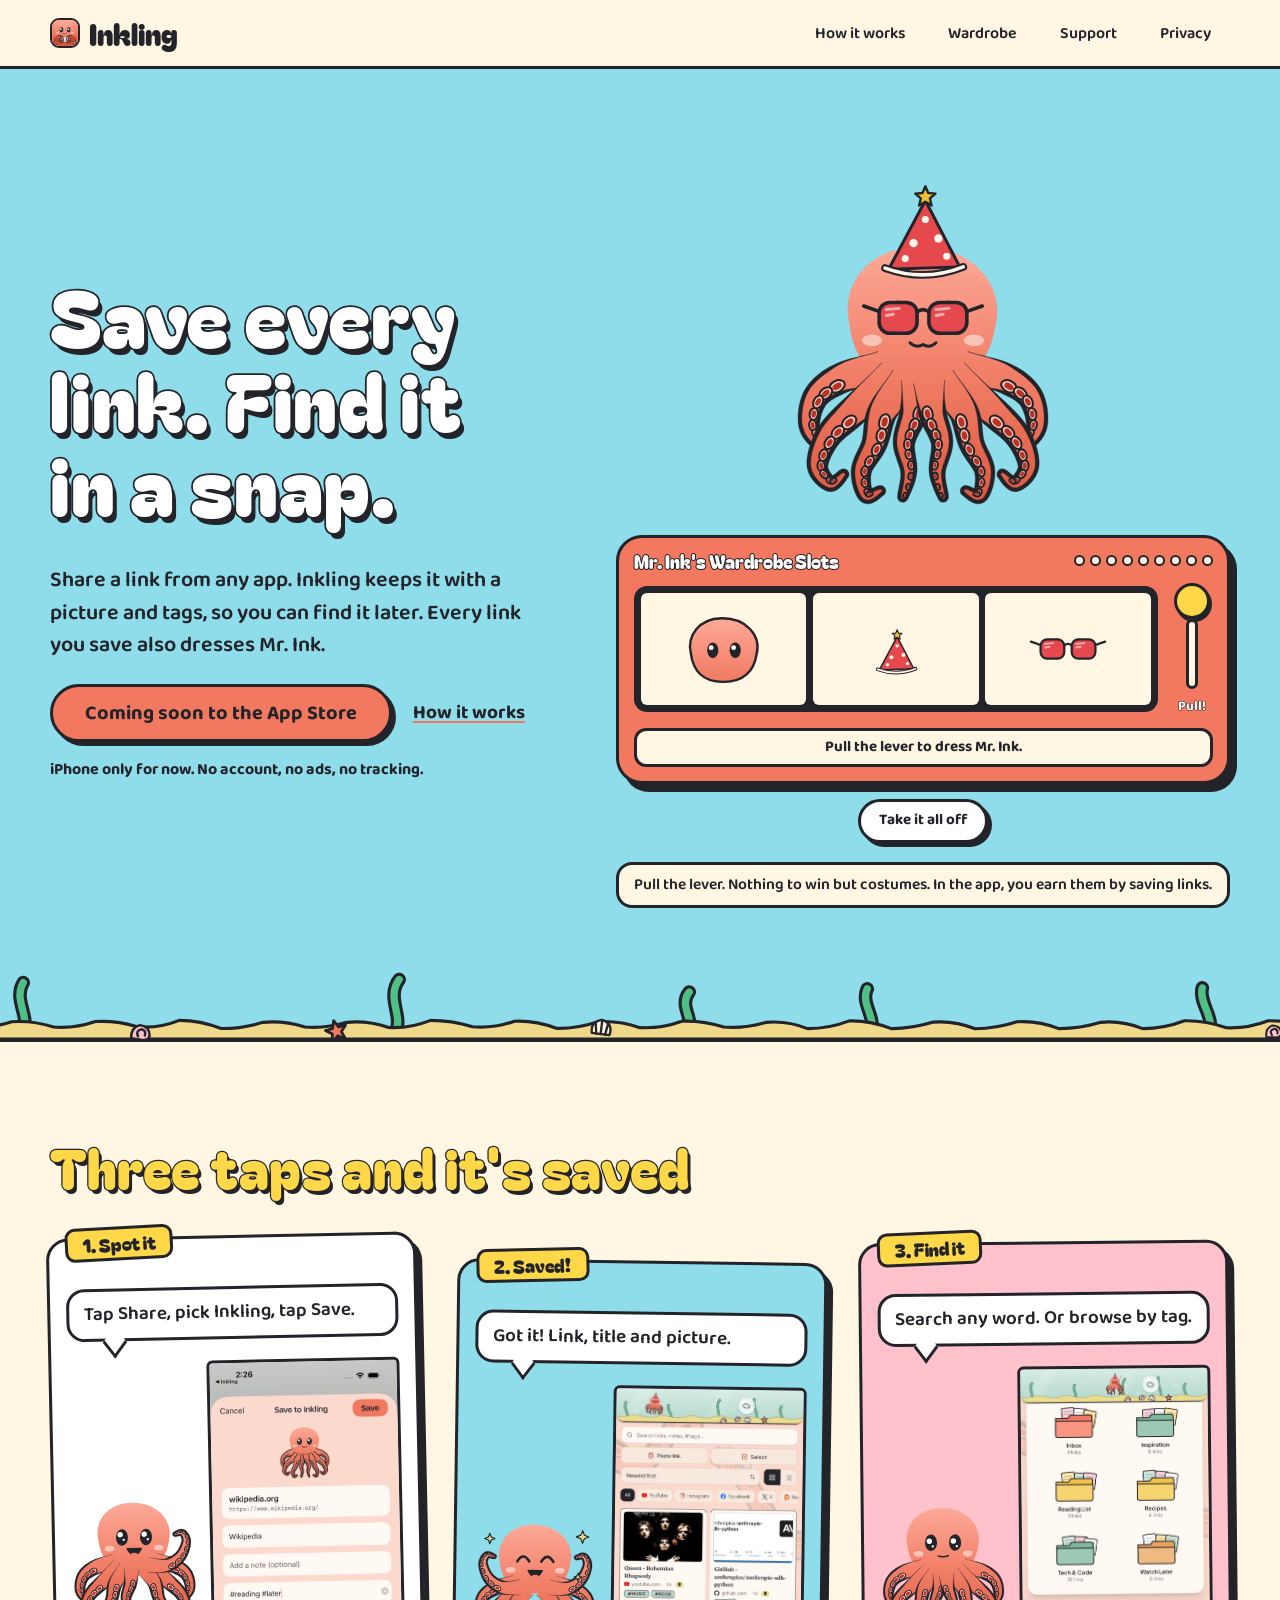
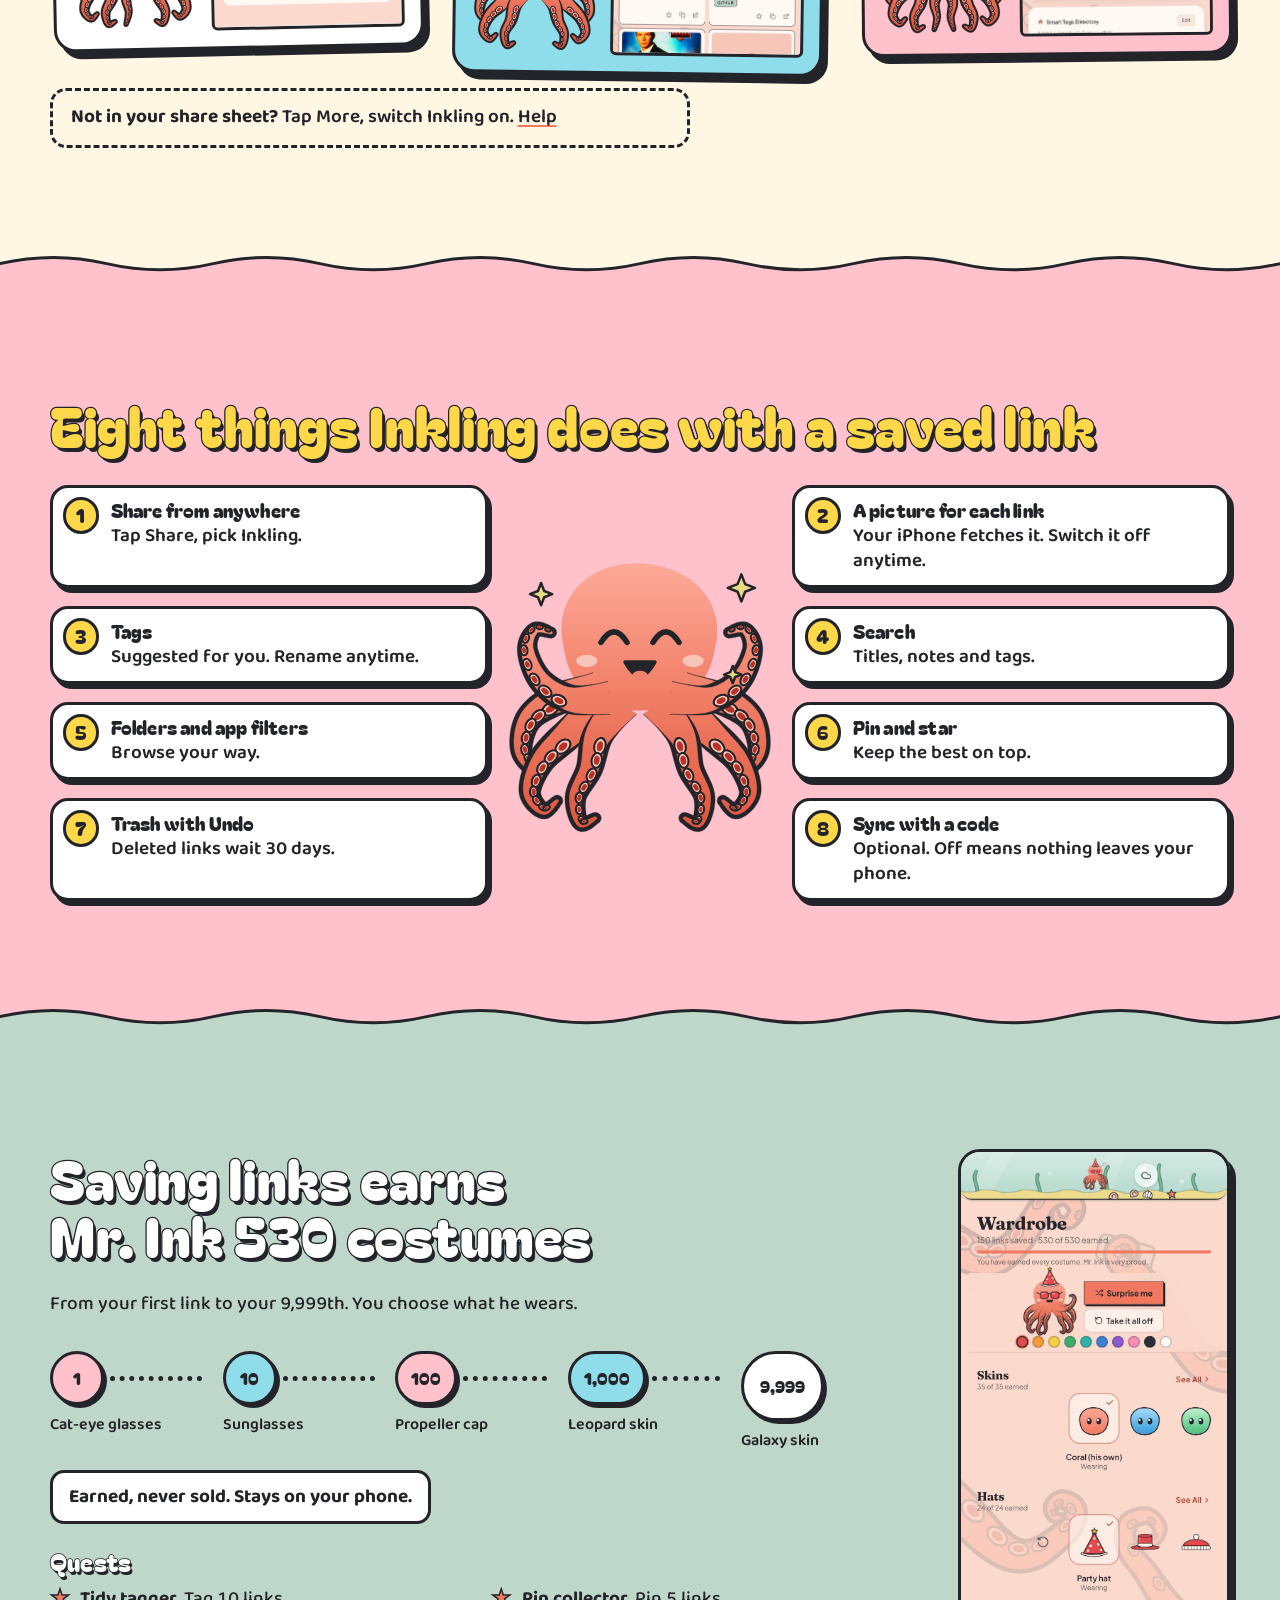
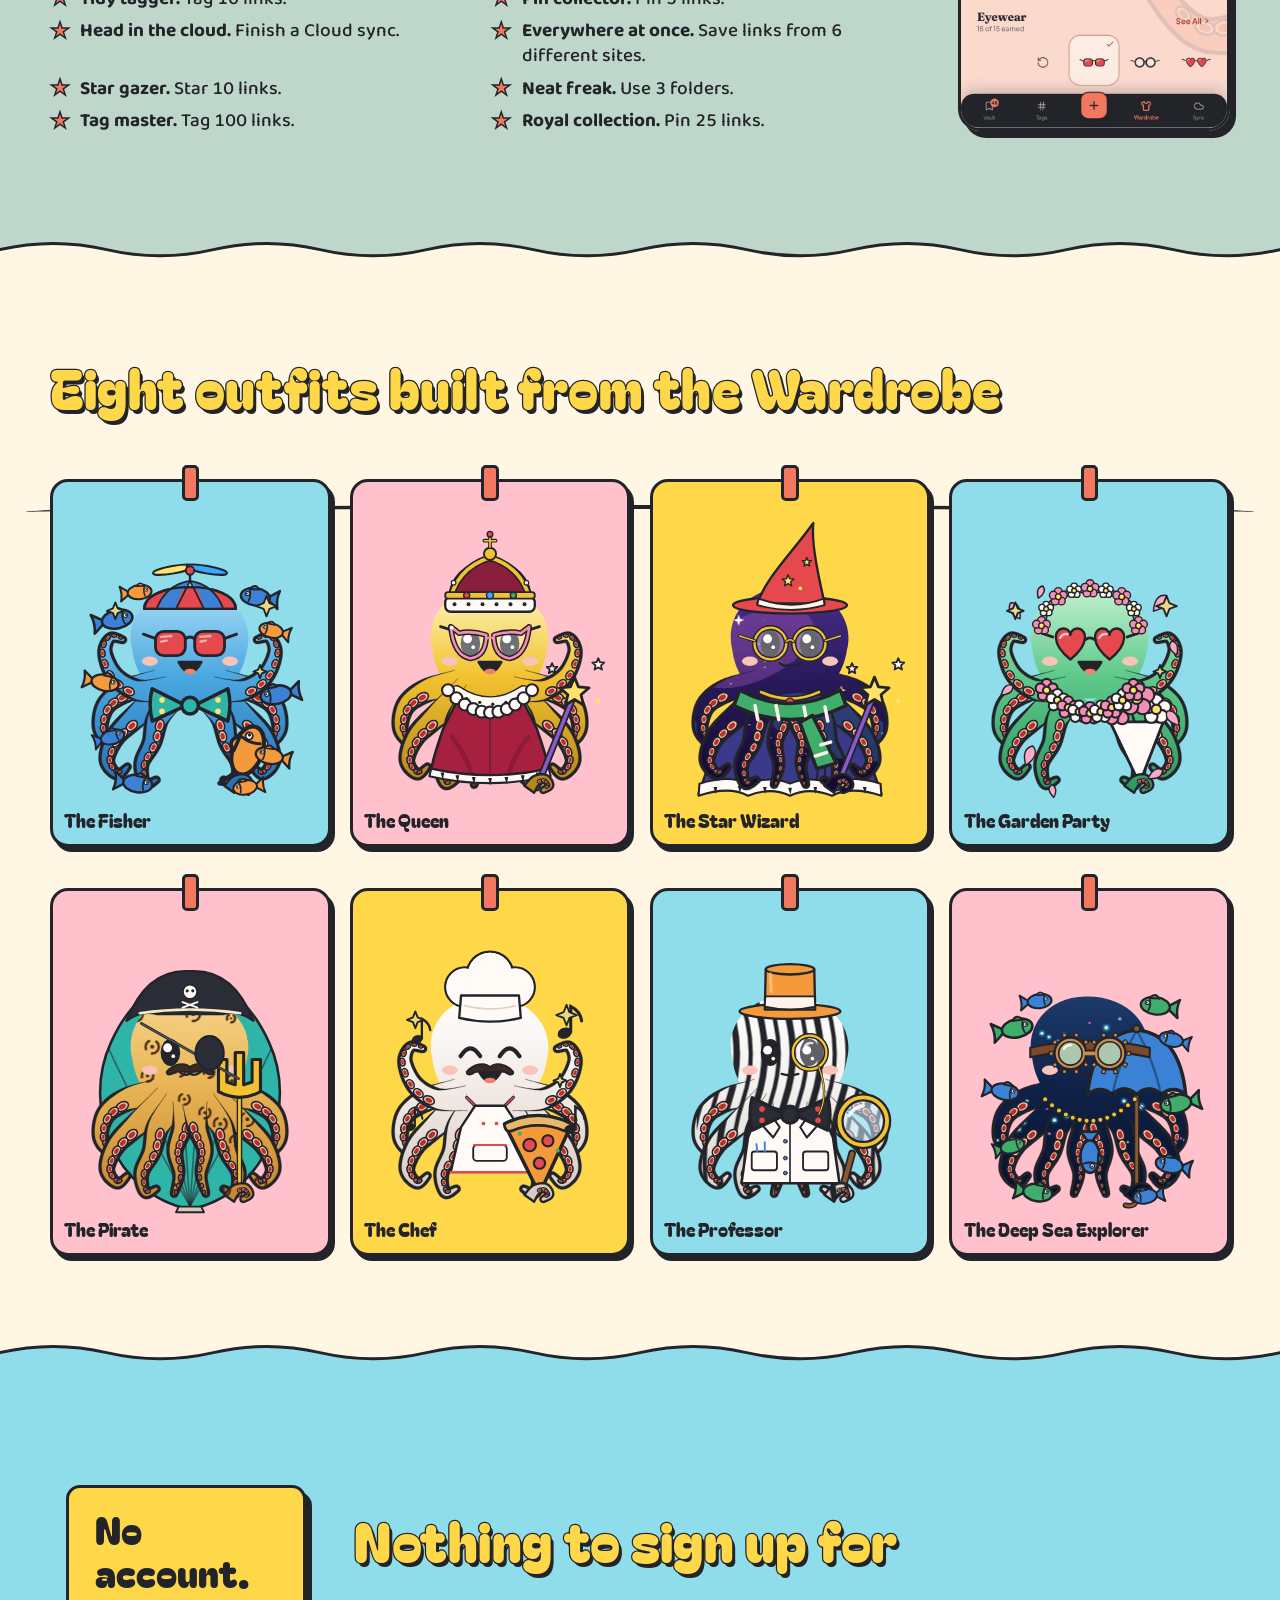
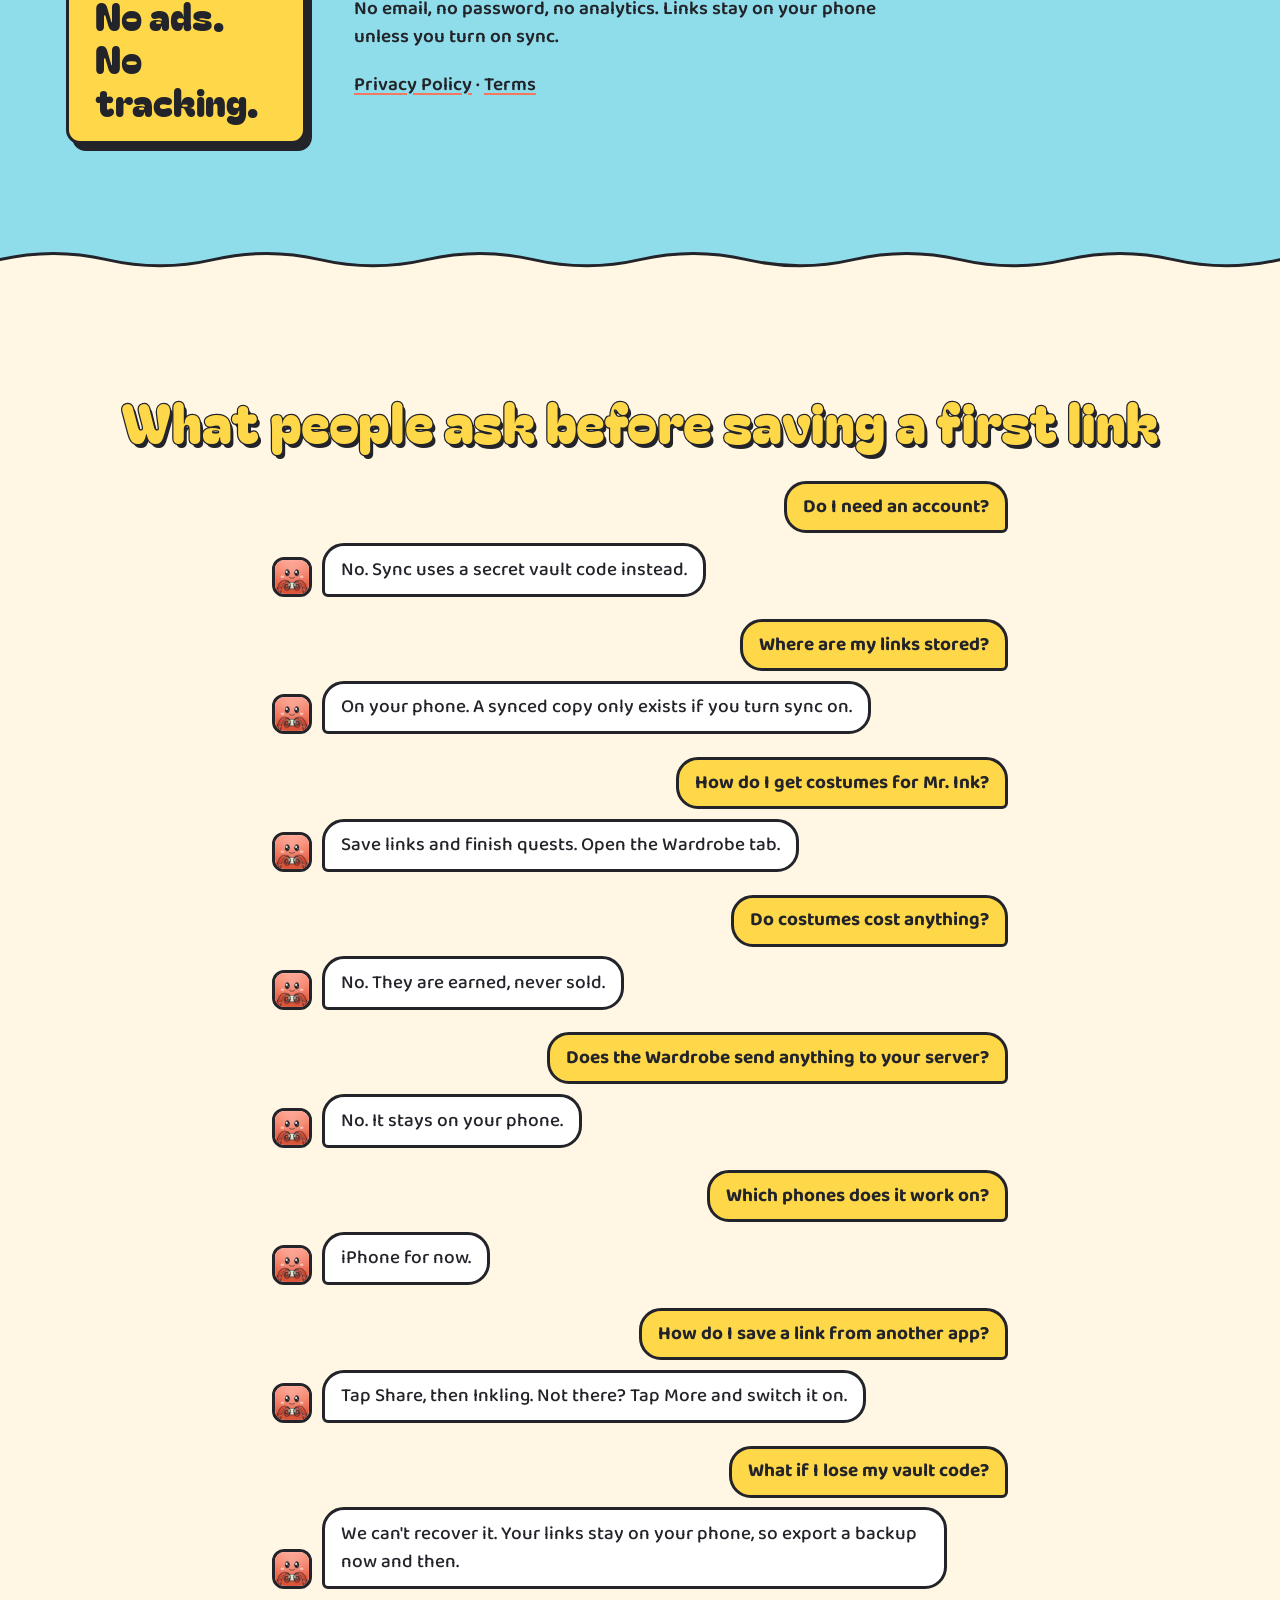
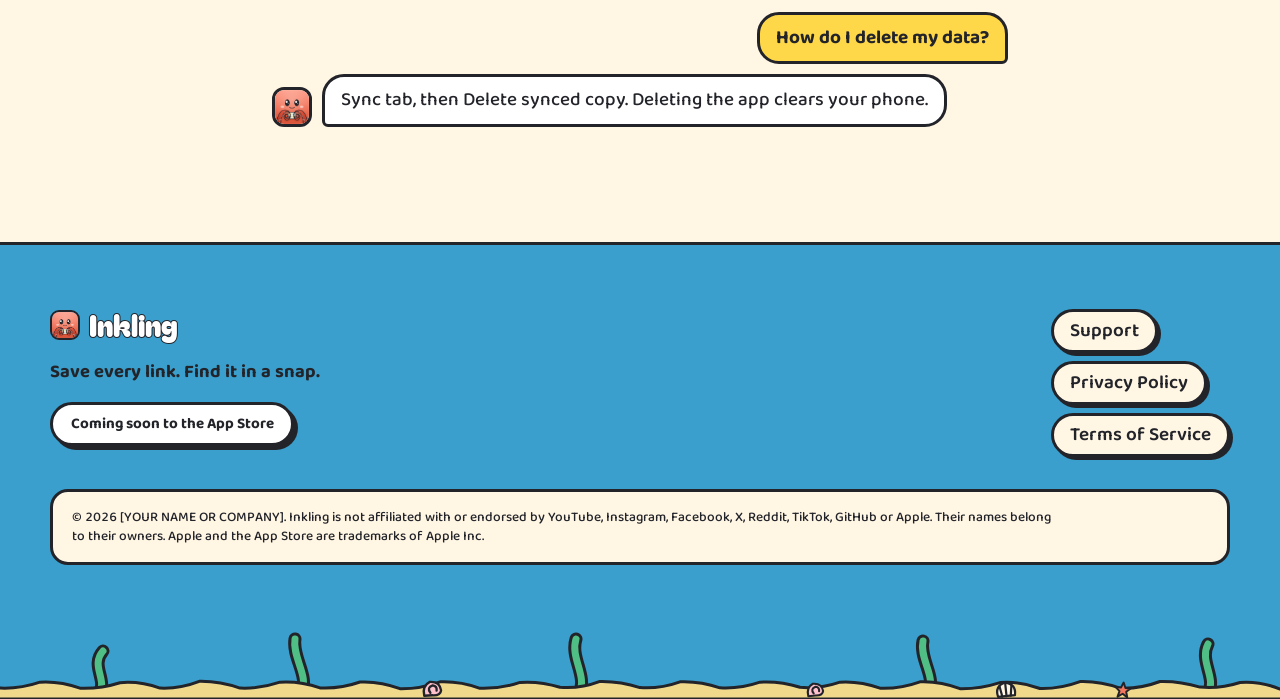
<file: index.html>
<!doctype html>
<html lang="en">
<head>
<meta charset="utf-8">
<meta name="viewport" content="width=device-width, initial-scale=1">
<title>Inkling: Save every link. Find it in a snap.</title>
<meta name="description" content="Inkling catches links from YouTube, Instagram, TikTok, X, Facebook, Reddit and anywhere else, tags them for you, and keeps them tidy. No account, no ads, no tracking.">
<meta name="color-scheme" content="only light">
<meta name="theme-color" content="#8fdcea">
<link rel="canonical" href="https://[YOUR DOMAIN]/">
<link rel="icon" type="image/png" sizes="32x32" href="/assets/favicon-32x32.png">
<link rel="apple-touch-icon" href="/assets/apple-touch-icon.png">
<meta property="og:type" content="website">
<meta property="og:site_name" content="Inkling">
<meta property="og:title" content="Inkling: Save every link. Find it in a snap.">
<meta property="og:description" content="Inkling catches links from YouTube, Instagram, TikTok, X, Facebook, Reddit and anywhere else, tags them for you, and keeps them tidy. No account, no ads, no tracking.">
<meta property="og:url" content="https://[YOUR DOMAIN]/">
<meta property="og:image" content="https://[YOUR DOMAIN]/assets/og.png">
<meta property="og:image:width" content="1200">
<meta property="og:image:height" content="630">
<meta property="og:image:alt" content="Mr. Ink, the Inkling octopus, wearing sunglasses and a party hat, next to the words Save every link. Find it in a snap.">
<meta name="twitter:card" content="summary_large_image">
<link rel="stylesheet" href="/assets/styles.css?v=7554b89a">
<script type="application/ld+json">{"@context":"https://schema.org","@type":"MobileApplication","name":"Inkling","operatingSystem":"iOS","applicationCategory":"ProductivityApplication","description":"Inkling catches links from YouTube, Instagram, TikTok, X, Facebook, Reddit and anywhere else, tags them for you, and keeps them tidy. No account, no ads, no tracking.","offers":{"@type":"Offer","price":"0","priceCurrency":"USD"}}</script>
</head>
<body>
<a class="skip" href="#main">Skip to the content</a>
<header class="site-header">
  <div class="wrap nav">
    <a class="brand" href="/"><img src="/assets/icon.png" width="30" height="30" alt="">Inkling</a>
    <nav class="nav-links" aria-label="Main">
      <a class="hide-sm" href="/#catch">How it works</a>
      <a class="hide-sm" href="/#wardrobe">Wardrobe</a>
      <a href="/support/">Support</a>
      <a href="/privacy/">Privacy</a>
    </nav>
  </div>
</header>
<main id="main">

<div class="hero">
  <div class="bubbles" aria-hidden="true"><span class="bubble" style="left:68.2%;--size:28px;--rise:9.4s;animation-delay:-8.7s"></span><span class="bubble" style="left:10.2%;--size:23px;--rise:14.9s;animation-delay:-6.4s"></span><span class="bubble" style="left:88.9%;--size:14px;--rise:15.6s;animation-delay:-10.4s"></span><span class="bubble" style="left:65.4%;--size:8px;--rise:12.1s;animation-delay:-4.2s"></span><span class="bubble" style="left:88.1%;--size:15px;--rise:15.3s;animation-delay:-10.1s"></span><span class="bubble" style="left:26.3%;--size:8px;--rise:15.7s;animation-delay:-2.9s"></span><span class="bubble" style="left:28.2%;--size:11px;--rise:12.2s;animation-delay:-13.9s"></span><span class="bubble" style="left:25.6%;--size:10px;--rise:16.3s;animation-delay:-4.4s"></span><span class="bubble" style="left:41.1%;--size:34px;--rise:10.0s;animation-delay:-5.4s"></span><span class="bubble" style="left:22.9%;--size:31px;--rise:14.9s;animation-delay:-12.3s"></span><span class="bubble" style="left:51.1%;--size:29px;--rise:14.1s;animation-delay:-2.0s"></span><span class="bubble" style="left:63.1%;--size:23px;--rise:10.5s;animation-delay:-10.9s"></span><span class="bubble" style="left:60.5%;--size:8px;--rise:17.3s;animation-delay:-4.8s"></span><span class="bubble" style="left:35.6%;--size:31px;--rise:9.7s;animation-delay:-2.5s"></span></div>
  <div class="wrap hero-grid">
    <div class="hero-copy">
      <h1>Save every link. Find it in a snap.</h1>
      <p class="lede">Share a link from any app. Inkling keeps it with a picture and tags, so you can find it later. Every link you save also dresses Mr. Ink.</p>
      <div class="cta-row">
        <span class="btn btn-primary" role="note" aria-disabled="true">Coming soon to the App Store</span>
        <a class="textlink" href="#catch">How it works</a>
      </div>
      <p class="cta-note">iPhone only for now. No account, no ads, no tracking.</p>
    </div>
    <figure class="plate" aria-label="Slot machine that dresses Mr. Ink">
      <div class="plate-stage" data-dressup>
        <svg viewBox="-70 -150 540 640" class="mi-svg dz-mi" role="img" aria-label="Mr. Ink the octopus, wearing sunglasses and a party hat"><g class="mi-chr"><g class="mi-br"><defs><linearGradient id="s0hg" gradientUnits="userSpaceOnUse" x1="0" y1="22" x2="0" y2="440"><stop offset="0" stop-color="#fca998"/><stop offset=".45" stop-color="#f3836c"/><stop offset="1" stop-color="#e0593f"/></linearGradient></defs><path d="M76 152 C60 84 108 22 190 20 C282 18 340 84 322 154 C314 208 282 256 200 258 C118 260 84 212 76 152 Z" fill="url(#s0hg)"/><g><g class="mi-sy"><g class="mi-tw" style="transform-origin:130px 226px;animation-delay:-0.4s"><path d="M124.1 196.6 L122.0 197.7 L119.2 198.7 L115.6 199.8 L111.4 200.9 L106.6 202.1 L101.5 203.4 L96.1 204.8 L90.5 206.3 L84.8 207.9 L79.0 209.5 L73.3 211.4 L67.7 213.3 L62.1 215.5 L57.0 217.9 L52.5 220.2 L48.3 222.5 L44.1 225.0 L39.9 227.5 L35.8 230.2 L31.8 233.0 L27.9 236.0 L24.1 239.0 L20.4 242.3 L16.8 245.7 L13.4 249.2 L10.2 253.0 L7.2 256.9 L4.5 261.1 L2.0 265.5 L-0.1 270.1 L-1.9 274.8 L-3.5 279.4 L-4.7 284.2 L-5.7 288.9 L-6.5 293.5 L-7.1 298.2 L-7.5 302.8 L-7.7 307.2 L-7.7 311.6 L-7.5 315.8 L-7.0 319.9 L-6.3 323.9 L-5.2 328.1 L-3.8 332.1 L-2.0 335.9 L0.0 339.4 L2.3 342.7 L4.6 345.8 L7.1 348.6 L9.7 351.2 L12.3 353.6 L15.0 355.7 L17.8 357.6 L20.6 359.2 L23.6 360.6 L27.0 361.7 L31.2 362.2 L35.2 361.6 L38.6 360.4 L41.4 358.8 L43.9 357.0 L46.2 355.2 L48.3 353.2 L50.2 351.3 L52.0 349.4 L53.6 347.6 L54.9 346.0 L56.0 344.7 L56.8 343.7 L57.4 342.9 L58.8 341.7 L59.7 340.0 L60.0 338.2 L59.8 336.3 L58.9 334.6 L57.7 333.2 L56.0 332.3 L54.2 332.0 L52.3 332.2 L50.6 333.1 L49.2 333.7 L47.6 334.6 L45.9 335.7 L44.1 336.9 L42.2 338.1 L40.3 339.4 L38.4 340.5 L36.6 341.5 L34.9 342.3 L33.4 342.8 L32.3 343.0 L31.9 342.8 L32.2 342.5 L33.0 342.3 L33.0 341.9 L32.3 341.2 L31.3 340.1 L30.1 338.7 L28.9 337.1 L27.6 335.3 L26.4 333.4 L25.3 331.4 L24.3 329.3 L23.5 327.2 L22.8 325.2 L22.4 323.3 L22.3 321.6 L22.3 320.1 L22.5 318.1 L22.7 315.7 L23.1 313.0 L23.6 310.1 L24.3 307.0 L25.1 303.9 L26.0 300.7 L27.1 297.6 L28.3 294.5 L29.7 291.7 L31.1 289.0 L32.6 286.6 L34.0 284.6 L35.5 282.9 L37.2 281.3 L39.0 279.7 L41.2 278.0 L43.5 276.4 L46.0 274.7 L48.7 273.1 L51.6 271.5 L54.7 270.0 L57.9 268.5 L61.2 267.1 L64.6 265.7 L68.1 264.4 L71.6 263.2 L75.0 262.1 L78.2 261.3 L81.8 260.5 L86.0 259.8 L90.6 259.0 L95.5 258.3 L100.6 257.7 L105.7 257.2 L110.7 256.7 L115.6 256.3 L120.3 256.0 L124.8 255.7 L128.9 255.5 L132.7 255.4 L135.9 255.4Z" fill="url(#s0hg)"/><path d="M124.1 196.6 L122.0 197.7 L119.2 198.7 L115.6 199.8 L111.4 200.9 L106.6 202.1 L101.5 203.3 L96.0 204.5 L90.4 205.9 L84.7 207.3 L78.8 208.7 L73.0 210.3 L67.3 212.1 L61.6 214.0 L56.3 216.1 L51.6 218.2 L47.3 220.3 L42.9 222.6 L38.6 225.0 L34.3 227.5 L30.1 230.3 L26.1 233.3 L22.2 236.4 L18.3 239.7 L14.7 243.2 L11.2 246.9 L7.8 250.8 L4.7 254.8 L1.8 259.2 L-0.8 263.9 L-3.0 268.6 L-4.9 273.5 L-6.5 278.3 L-7.8 283.2 L-8.9 288.0 L-9.7 292.8 L-10.3 297.6 L-10.7 302.3 L-10.9 306.9 L-10.9 311.4 L-10.7 315.8 L-10.3 320.1 L-9.5 324.4 L-8.4 328.8 L-6.8 333.2 L-5.0 337.2 L-2.8 340.9 L-0.5 344.4 L1.9 347.6 L4.5 350.6 L7.2 353.4 L10.0 355.9 L12.9 358.2 L15.8 360.2 L18.9 362.0 L22.1 363.5 L26.0 364.8 L31.0 365.4 L35.8 364.8 L39.7 363.4 L42.9 361.7 L45.6 359.8 L48.1 357.8 L50.3 355.8 L52.3 353.8 L54.1 351.9 L55.7 350.1 L57.1 348.5 L58.1 347.2 L58.8 346.3 L59.2 345.6 L61.3 343.6 L62.7 341.1 L63.2 338.2 L62.9 335.4 L61.6 332.8 L59.6 330.7 L57.1 329.3 L54.2 328.8 L51.4 329.1 L48.8 330.4 L47.3 331.1 L45.5 332.1 L43.7 333.3 L41.9 334.4 L40.1 335.7 L38.3 336.9 L36.4 337.9 L34.7 338.9 L33.2 339.5 L32.0 339.9 L31.2 339.9 L31.3 339.6 L32.4 339.2 L34.0 339.2 L34.5 339.0 L34.0 338.4 L33.3 337.5 L32.3 336.3 L31.2 334.8 L30.0 333.2 L29.0 331.4 L27.9 329.5 L27.1 327.6 L26.3 325.7 L25.8 323.9 L25.5 322.3 L25.4 320.9 L25.5 319.6 L25.7 317.9 L26.0 315.7 L26.3 313.1 L26.9 310.4 L27.5 307.4 L28.3 304.4 L29.2 301.4 L30.3 298.4 L31.4 295.5 L32.7 292.8 L34.1 290.3 L35.5 288.1 L36.8 286.3 L38.2 284.8 L39.7 283.4 L41.4 281.9 L43.4 280.4 L45.6 278.8 L48.0 277.3 L50.6 275.7 L53.4 274.2 L56.4 272.7 L59.4 271.2 L62.6 269.7 L65.8 268.1 L69.1 266.6 L72.5 265.2 L75.7 263.9 L78.7 262.8 L82.2 261.8 L86.3 260.8 L90.8 259.8 L95.6 258.9 L100.6 258.1 L105.7 257.5 L110.7 256.9 L115.6 256.4 L120.4 256.0 L124.8 255.7 L128.9 255.5 L132.7 255.4 L135.9 255.4 L135.9 255.4 L132.7 255.4 L128.9 255.5 L124.8 255.7 L120.3 255.9 L115.6 256.2 L110.7 256.5 L105.6 256.9 L100.5 257.3 L95.4 257.7 L90.5 258.2 L85.8 258.7 L81.5 259.3 L77.7 259.8 L74.3 260.4 L70.7 261.2 L67.0 262.2 L63.4 263.3 L59.8 264.5 L56.3 265.8 L53.0 267.3 L49.8 268.8 L46.8 270.5 L44.0 272.2 L41.3 273.9 L38.9 275.7 L36.7 277.5 L34.6 279.3 L32.9 281.0 L31.2 282.9 L29.7 285.2 L28.1 287.7 L26.6 290.5 L25.2 293.6 L24.0 296.7 L22.9 300.0 L21.9 303.3 L21.1 306.6 L20.4 309.8 L19.8 312.8 L19.5 315.7 L19.2 318.3 L19.1 320.5 L19.1 322.4 L19.4 324.4 L19.9 326.5 L20.6 328.7 L21.5 331.0 L22.6 333.2 L23.8 335.4 L25.2 337.5 L26.6 339.4 L28.0 341.1 L29.3 342.7 L30.5 343.9 L31.5 344.8 L32.0 345.4 L32.1 345.7 L32.4 346.0 L33.4 346.0 L34.9 345.7 L36.6 345.1 L38.5 344.2 L40.4 343.1 L42.4 341.9 L44.4 340.6 L46.2 339.3 L48.0 338.1 L49.7 337.1 L51.2 336.2 L52.4 335.7 L53.2 335.4 L54.1 335.3 L54.9 335.4 L55.7 335.8 L56.3 336.4 L56.6 337.2 L56.7 338.1 L56.6 338.9 L56.2 339.7 L55.6 340.3 L54.9 341.1 L54.0 342.2 L52.8 343.6 L51.4 345.2 L49.9 347.0 L48.2 348.8 L46.3 350.7 L44.3 352.5 L42.2 354.3 L40.0 355.9 L37.5 357.3 L34.6 358.4 L31.4 358.9 L28.0 358.6 L25.0 357.7 L22.4 356.5 L19.8 355.0 L17.2 353.3 L14.6 351.3 L12.1 349.0 L9.7 346.6 L7.3 343.9 L5.0 341.0 L2.9 337.9 L1.0 334.6 L-0.7 331.1 L-2.1 327.3 L-3.1 323.5 L-3.8 319.7 L-4.2 315.8 L-4.4 311.7 L-4.5 307.5 L-4.3 303.2 L-3.9 298.7 L-3.4 294.2 L-2.6 289.7 L-1.6 285.1 L-0.4 280.6 L1.0 276.0 L2.8 271.6 L4.8 267.2 L7.1 263.0 L9.7 259.0 L12.6 255.2 L15.7 251.6 L18.9 248.1 L22.4 244.8 L26.0 241.7 L29.7 238.7 L33.5 235.8 L37.4 232.9 L41.3 230.1 L45.3 227.4 L49.4 224.8 L53.4 222.2 L57.7 219.6 L62.7 217.0 L68.1 214.6 L73.6 212.4 L79.2 210.3 L84.9 208.5 L90.6 206.7 L96.1 205.1 L101.5 203.6 L106.6 202.2 L111.4 201.0 L115.6 199.8 L119.2 198.7 L122.0 197.7 L124.1 196.6Z" fill="#23242a" stroke="#23242a" stroke-width="0.6" stroke-linejoin="round"/><g transform="translate(55.0 255.6) rotate(152)"><ellipse rx="13.9" ry="9.4" fill="#fbc5b8" stroke="#23242a" stroke-width="3.4"/><ellipse rx="8.3" ry="5.2" fill="#b83325"/></g><g transform="translate(35.7 267.5) rotate(139)"><ellipse rx="12.6" ry="8.5" fill="#fbc5b8" stroke="#23242a" stroke-width="3.4"/><ellipse rx="7.6" ry="4.7" fill="#b83325"/></g><g transform="translate(23.1 281.8) rotate(117)"><ellipse rx="11.4" ry="7.7" fill="#fbc5b8" stroke="#23242a" stroke-width="3.4"/><ellipse rx="6.8" ry="4.2" fill="#b83325"/></g><g transform="translate(15.7 302.2) rotate(100)"><ellipse rx="10.1" ry="6.9" fill="#fbc5b8" stroke="#23242a" stroke-width="3.4"/><ellipse rx="6.1" ry="3.8" fill="#b83325"/></g><g transform="translate(14.0 321.2) rotate(82)"><ellipse rx="9.0" ry="6.1" fill="#fbc5b8" stroke="#23242a" stroke-width="3.4"/><ellipse rx="5.4" ry="3.3" fill="#b83325"/></g><g transform="translate(19.3 335.5) rotate(55)"><ellipse rx="7.8" ry="5.3" fill="#fbc5b8" stroke="#23242a" stroke-width="3.4"/><ellipse rx="4.7" ry="2.9" fill="#b83325"/></g><g transform="translate(28.9 346.4) rotate(33)"><ellipse rx="6.7" ry="4.5" fill="#fbc5b8" stroke="#23242a" stroke-width="3.4"/><ellipse rx="4.0" ry="2.5" fill="#b83325"/></g><g transform="translate(35.7 347.4) rotate(-27)"><ellipse rx="5.5" ry="3.8" fill="#fbc5b8" stroke="#23242a" stroke-width="3.4"/><ellipse rx="3.3" ry="2.1" fill="#b83325"/></g></g><g class="mi-tw" style="transform-origin:150px 238px;animation-delay:0s"><path d="M130.3 215.4 L128.0 218.3 L124.9 221.6 L121.3 225.4 L117.1 229.7 L112.4 234.3 L107.5 239.1 L102.3 244.2 L97.0 249.3 L91.6 254.5 L86.4 259.7 L81.3 264.8 L76.4 269.6 L71.9 274.2 L67.8 278.4 L64.3 282.2 L60.9 285.7 L57.5 289.2 L54.2 292.6 L50.9 296.0 L47.6 299.4 L44.4 302.9 L41.3 306.4 L38.2 309.9 L35.1 313.6 L32.2 317.3 L29.4 321.2 L26.7 325.3 L24.2 329.5 L21.9 333.7 L19.8 338.0 L17.8 342.3 L15.9 346.7 L14.2 351.1 L12.6 355.6 L11.2 360.1 L10.0 364.5 L9.0 369.0 L8.2 373.4 L7.6 377.8 L7.3 382.1 L7.2 386.4 L7.6 390.9 L8.4 395.4 L9.8 399.7 L11.6 403.7 L13.6 407.4 L15.9 410.8 L18.4 414.0 L21.0 416.9 L23.6 419.5 L26.4 421.9 L29.2 424.0 L32.0 425.9 L34.8 427.4 L37.8 428.7 L41.3 429.8 L45.7 430.1 L49.7 429.2 L53.0 427.7 L55.7 425.9 L58.0 423.9 L60.1 421.8 L61.9 419.7 L63.6 417.6 L65.2 415.5 L66.6 413.6 L67.8 411.9 L68.7 410.4 L69.4 409.4 L69.9 408.6 L71.1 407.1 L71.8 405.4 L72.0 403.5 L71.5 401.7 L70.6 400.1 L69.1 398.9 L67.4 398.2 L65.5 398.0 L63.7 398.5 L62.1 399.4 L60.8 400.2 L59.3 401.3 L57.7 402.5 L56.1 403.9 L54.3 405.3 L52.6 406.7 L50.8 408.1 L49.1 409.2 L47.5 410.2 L46.2 410.7 L45.2 410.9 L44.9 410.8 L45.6 410.4 L46.7 410.2 L46.9 409.9 L46.2 409.2 L45.2 408.1 L43.9 406.7 L42.6 405.1 L41.3 403.3 L40.0 401.4 L38.9 399.4 L37.9 397.3 L37.1 395.3 L36.6 393.4 L36.3 391.7 L36.3 390.3 L36.4 389.1 L36.7 387.6 L37.2 385.6 L37.9 383.2 L38.8 380.6 L39.8 377.7 L41.1 374.8 L42.5 371.7 L44.1 368.5 L45.8 365.3 L47.7 362.2 L49.6 359.1 L51.6 356.1 L53.7 353.2 L55.8 350.5 L57.9 348.1 L60.1 345.8 L62.4 343.5 L64.9 341.2 L67.6 338.9 L70.5 336.6 L73.6 334.1 L76.9 331.6 L80.3 329.0 L84.0 326.2 L87.8 323.3 L91.8 320.2 L95.9 317.0 L100.2 313.6 L104.5 310.1 L109.3 306.3 L114.5 302.1 L120.0 297.8 L125.7 293.3 L131.4 288.8 L137.2 284.3 L142.9 279.9 L148.4 275.8 L153.6 271.8 L158.4 268.3 L162.7 265.1 L166.5 262.5 L169.7 260.6Z" fill="url(#s0hg)"/><path d="M130.3 215.4 L128.0 218.3 L124.9 221.6 L121.3 225.4 L117.0 229.6 L112.4 234.2 L107.3 239.0 L102.1 244.0 L96.7 249.0 L91.2 254.1 L85.8 259.1 L80.5 264.0 L75.5 268.6 L70.8 273.0 L66.6 277.0 L62.8 280.5 L59.2 283.9 L55.7 287.2 L52.2 290.4 L48.8 293.7 L45.5 297.1 L42.2 300.5 L39.0 304.0 L35.8 307.6 L32.8 311.3 L29.7 315.2 L26.8 319.2 L24.1 323.4 L21.5 327.7 L19.1 332.0 L17.0 336.3 L14.9 340.8 L13.0 345.3 L11.2 349.8 L9.6 354.4 L8.2 358.9 L6.9 363.5 L5.9 368.1 L5.0 372.7 L4.4 377.2 L4.0 381.8 L4.0 386.3 L4.3 391.1 L5.2 396.0 L6.7 400.7 L8.6 405.0 L10.8 408.9 L13.2 412.5 L15.7 415.9 L18.4 418.9 L21.2 421.7 L24.1 424.2 L27.1 426.5 L30.0 428.5 L33.1 430.2 L36.3 431.6 L40.4 432.9 L45.7 433.3 L50.6 432.4 L54.4 430.7 L57.4 428.6 L60.0 426.5 L62.2 424.3 L64.2 422.0 L66.0 419.9 L67.6 417.8 L69.0 415.8 L70.2 414.1 L71.1 412.7 L71.6 411.7 L72.0 411.1 L73.9 408.9 L75.0 406.2 L75.2 403.3 L74.6 400.5 L73.1 398.0 L70.9 396.1 L68.2 395.0 L65.3 394.8 L62.5 395.4 L60.0 396.9 L58.6 397.8 L56.9 399.0 L55.3 400.3 L53.7 401.7 L52.0 403.1 L50.3 404.4 L48.6 405.7 L47.0 406.8 L45.5 407.6 L44.4 408.0 L43.8 408.0 L44.1 407.6 L45.6 407.1 L47.6 407.1 L48.3 407.0 L47.9 406.4 L47.1 405.5 L46.0 404.3 L44.9 402.8 L43.7 401.1 L42.6 399.3 L41.5 397.5 L40.7 395.6 L40.0 393.8 L39.6 392.2 L39.4 390.8 L39.4 389.8 L39.7 388.9 L40.0 387.7 L40.5 385.9 L41.1 383.8 L41.9 381.3 L43.0 378.6 L44.2 375.8 L45.6 372.8 L47.1 369.8 L48.8 366.7 L50.6 363.6 L52.5 360.6 L54.5 357.7 L56.5 354.9 L58.5 352.3 L60.5 350.0 L62.6 347.8 L64.9 345.7 L67.3 343.5 L69.9 341.2 L72.8 338.9 L75.8 336.5 L79.0 334.0 L82.4 331.3 L85.9 328.4 L89.6 325.3 L93.4 322.1 L97.4 318.6 L101.4 315.0 L105.6 311.3 L110.2 307.3 L115.2 302.9 L120.5 298.4 L126.1 293.8 L131.7 289.1 L137.4 284.5 L143.0 280.1 L148.4 275.8 L153.6 271.9 L158.4 268.3 L162.7 265.1 L166.5 262.5 L169.7 260.6 L169.7 260.6 L166.5 262.5 L162.7 265.1 L158.4 268.3 L153.5 271.8 L148.3 275.7 L142.8 279.8 L137.0 284.1 L131.2 288.5 L125.3 292.9 L119.5 297.2 L113.8 301.4 L108.4 305.3 L103.4 308.9 L98.9 312.2 L94.5 315.4 L90.1 318.4 L86.0 321.3 L82.0 324.0 L78.2 326.6 L74.7 329.2 L71.4 331.7 L68.3 334.2 L65.3 336.6 L62.6 339.0 L60.0 341.4 L57.5 343.8 L55.3 346.2 L53.1 348.7 L51.0 351.5 L48.8 354.4 L46.7 357.6 L44.7 360.8 L42.9 364.0 L41.1 367.3 L39.5 370.5 L38.0 373.8 L36.7 376.9 L35.6 379.8 L34.7 382.6 L34.0 385.2 L33.5 387.5 L33.2 389.3 L33.1 390.9 L33.2 392.7 L33.6 394.7 L34.2 396.8 L35.1 399.0 L36.2 401.3 L37.5 403.4 L38.9 405.5 L40.4 407.5 L41.8 409.2 L43.2 410.7 L44.5 411.9 L45.5 412.8 L45.8 413.4 L45.6 413.6 L45.7 413.9 L46.6 413.9 L47.9 413.5 L49.5 412.7 L51.2 411.7 L53.1 410.4 L54.9 409.0 L56.7 407.5 L58.4 406.1 L60.1 404.7 L61.6 403.5 L63.0 402.5 L64.2 401.9 L65.0 401.5 L65.8 401.3 L66.6 401.3 L67.4 401.7 L68.1 402.2 L68.5 403.0 L68.7 403.8 L68.7 404.6 L68.3 405.4 L67.8 406.1 L67.2 407.0 L66.4 408.2 L65.4 409.7 L64.2 411.4 L62.8 413.3 L61.3 415.3 L59.7 417.3 L57.9 419.4 L56.0 421.3 L54.0 423.1 L51.6 424.8 L48.9 426.1 L45.6 426.8 L42.2 426.6 L39.2 425.8 L36.5 424.7 L33.9 423.2 L31.3 421.5 L28.6 419.5 L26.0 417.3 L23.5 414.8 L21.0 412.1 L18.7 409.1 L16.5 405.9 L14.6 402.5 L12.9 398.8 L11.6 394.8 L10.8 390.7 L10.5 386.6 L10.5 382.5 L10.8 378.4 L11.3 374.2 L12.1 369.9 L13.1 365.6 L14.3 361.2 L15.6 356.8 L17.2 352.5 L18.8 348.1 L20.7 343.8 L22.6 339.6 L24.7 335.4 L26.9 331.3 L29.3 327.2 L31.9 323.3 L34.7 319.5 L37.5 315.8 L40.5 312.2 L43.5 308.7 L46.6 305.3 L49.8 301.8 L52.9 298.4 L56.1 294.8 L59.3 291.2 L62.5 287.5 L65.8 283.8 L69.1 279.8 L72.9 275.4 L77.3 270.6 L82.0 265.5 L86.9 260.3 L92.0 255.0 L97.3 249.7 L102.5 244.4 L107.6 239.3 L112.5 234.3 L117.1 229.7 L121.3 225.4 L125.0 221.6 L128.0 218.3 L130.3 215.4Z" fill="#23242a" stroke="#23242a" stroke-width="0.6" stroke-linejoin="round"/><g transform="translate(75.3 316.5) rotate(138)"><ellipse rx="13.9" ry="9.4" fill="#fbc5b8" stroke="#23242a" stroke-width="3.4"/><ellipse rx="8.3" ry="5.2" fill="#b83325"/></g><g transform="translate(56.3 333.2) rotate(133)"><ellipse rx="12.6" ry="8.5" fill="#fbc5b8" stroke="#23242a" stroke-width="3.4"/><ellipse rx="7.6" ry="4.7" fill="#b83325"/></g><g transform="translate(42.4 350.8) rotate(120)"><ellipse rx="11.4" ry="7.7" fill="#fbc5b8" stroke="#23242a" stroke-width="3.4"/><ellipse rx="6.8" ry="4.2" fill="#b83325"/></g><g transform="translate(32.1 371.8) rotate(108)"><ellipse rx="10.1" ry="6.9" fill="#fbc5b8" stroke="#23242a" stroke-width="3.4"/><ellipse rx="6.1" ry="3.8" fill="#b83325"/></g><g transform="translate(28.1 389.6) rotate(87)"><ellipse rx="9.0" ry="6.1" fill="#fbc5b8" stroke="#23242a" stroke-width="3.4"/><ellipse rx="5.4" ry="3.3" fill="#b83325"/></g><g transform="translate(32.9 403.6) rotate(55)"><ellipse rx="7.8" ry="5.3" fill="#fbc5b8" stroke="#23242a" stroke-width="3.4"/><ellipse rx="4.7" ry="2.9" fill="#b83325"/></g><g transform="translate(42.9 414.5) rotate(32)"><ellipse rx="6.7" ry="4.5" fill="#fbc5b8" stroke="#23242a" stroke-width="3.4"/><ellipse rx="4.0" ry="2.5" fill="#b83325"/></g><g transform="translate(48.9 415.1) rotate(-32)"><ellipse rx="5.5" ry="3.8" fill="#fbc5b8" stroke="#23242a" stroke-width="3.4"/><ellipse rx="3.3" ry="2.1" fill="#b83325"/></g></g><g class="mi-tw" style="transform-origin:172px 246px;animation-delay:-3.4s"><path d="M149.4 227.9 L148.4 230.1 L146.9 232.7 L144.8 235.8 L142.3 239.4 L139.4 243.4 L136.3 247.7 L133.0 252.2 L129.7 256.9 L126.3 261.8 L123.0 266.8 L119.8 271.8 L116.7 277.0 L113.9 282.2 L111.4 287.5 L109.3 292.8 L107.6 298.1 L106.3 303.2 L105.3 308.1 L104.5 312.9 L103.9 317.4 L103.5 321.7 L103.1 325.9 L102.8 329.7 L102.4 333.4 L102.1 336.8 L101.7 340.0 L101.2 343.0 L100.6 345.7 L99.9 348.5 L99.0 351.3 L97.8 354.3 L96.4 357.4 L94.9 360.7 L93.3 364.1 L91.6 367.5 L89.9 371.1 L88.2 374.8 L86.6 378.7 L85.1 382.7 L83.8 386.8 L82.7 391.2 L82.1 395.7 L81.9 400.1 L81.9 404.3 L82.2 408.5 L82.8 412.7 L83.5 416.8 L84.3 420.9 L85.4 424.8 L86.5 428.5 L87.8 432.1 L89.2 435.5 L90.7 438.6 L92.4 441.5 L94.3 444.3 L97.0 447.1 L100.9 449.6 L105.4 450.7 L109.2 450.5 L112.5 449.7 L115.3 448.5 L117.8 447.2 L120.2 445.7 L122.4 444.2 L124.4 442.7 L126.2 441.2 L127.7 439.9 L129.0 438.8 L129.8 438.1 L130.4 437.5 L132.0 436.5 L133.2 435.0 L133.9 433.3 L134.0 431.4 L133.5 429.6 L132.5 428.0 L131.0 426.8 L129.3 426.1 L127.4 426.0 L125.6 426.5 L124.2 426.8 L122.4 427.5 L120.6 428.3 L118.7 429.1 L116.7 430.0 L114.7 430.8 L112.8 431.6 L111.0 432.1 L109.4 432.5 L108.3 432.6 L107.8 432.4 L108.2 432.1 L109.6 432.3 L111.0 432.9 L111.4 432.8 L111.1 431.8 L110.7 430.1 L110.2 428.0 L109.7 425.6 L109.3 422.9 L108.9 420.0 L108.6 416.9 L108.5 413.8 L108.5 410.8 L108.6 407.8 L108.9 405.0 L109.4 402.4 L109.9 400.3 L110.6 398.5 L111.5 396.6 L112.7 394.4 L114.1 392.1 L115.8 389.6 L117.6 386.8 L119.6 384.0 L121.8 380.9 L124.1 377.7 L126.4 374.2 L128.7 370.6 L131.1 366.8 L133.3 362.6 L135.4 358.3 L137.2 353.8 L138.7 349.3 L140.0 345.0 L141.2 340.8 L142.3 336.7 L143.3 332.8 L144.3 329.0 L145.3 325.4 L146.3 322.1 L147.4 318.9 L148.6 316.0 L149.8 313.3 L151.2 310.8 L152.6 308.5 L154.4 306.0 L156.7 303.0 L159.4 299.7 L162.4 296.2 L165.7 292.5 L169.2 288.8 L172.7 285.0 L176.3 281.4 L179.8 277.9 L183.2 274.6 L186.4 271.5 L189.4 268.7 L192.3 266.1 L194.6 264.1Z" fill="url(#s0hg)"/><path d="M149.4 227.9 L148.4 230.1 L146.9 232.7 L144.8 235.8 L142.2 239.4 L139.3 243.3 L136.2 247.6 L132.8 252.0 L129.3 256.7 L125.8 261.4 L122.3 266.3 L118.9 271.2 L115.6 276.3 L112.5 281.4 L109.7 286.6 L107.3 292.0 L105.3 297.3 L103.7 302.4 L102.4 307.4 L101.5 312.2 L100.8 316.8 L100.3 321.2 L99.9 325.3 L99.6 329.2 L99.2 332.8 L98.9 336.2 L98.5 339.2 L98.1 342.1 L97.6 344.6 L96.9 347.2 L96.0 349.9 L94.9 352.8 L93.6 355.9 L92.1 359.1 L90.5 362.4 L88.8 365.9 L87.1 369.5 L85.3 373.3 L83.6 377.3 L82.1 381.4 L80.7 385.8 L79.6 390.4 L78.9 395.2 L78.6 399.8 L78.7 404.2 L79.0 408.6 L79.5 413.0 L80.2 417.2 L81.1 421.4 L82.2 425.4 L83.3 429.3 L84.7 433.0 L86.1 436.6 L87.7 439.9 L89.5 443.1 L91.6 446.1 L94.7 449.4 L99.5 452.5 L104.9 453.9 L109.5 453.8 L113.3 452.9 L116.4 451.6 L119.2 450.1 L121.7 448.6 L124.0 447.0 L126.0 445.4 L127.9 444.0 L129.4 442.7 L130.6 441.6 L131.3 441.0 L131.7 440.5 L134.1 438.9 L136.0 436.7 L137.0 434.0 L137.2 431.1 L136.5 428.3 L134.9 425.9 L132.7 424.0 L130.0 423.0 L127.1 422.8 L124.3 423.5 L122.7 423.9 L120.8 424.7 L118.9 425.5 L117.0 426.3 L115.0 427.2 L113.1 428.0 L111.3 428.7 L109.7 429.2 L108.3 429.4 L107.5 429.4 L107.5 429.1 L108.7 428.9 L111.1 429.4 L113.3 430.6 L114.1 431.0 L114.0 430.3 L113.7 428.9 L113.2 427.0 L112.8 424.7 L112.4 422.1 L112.1 419.3 L111.9 416.4 L111.7 413.5 L111.7 410.5 L111.9 407.7 L112.2 405.1 L112.6 402.7 L113.1 400.8 L113.7 399.3 L114.6 397.6 L115.7 395.7 L117.0 393.5 L118.6 391.1 L120.4 388.4 L122.4 385.6 L124.6 382.6 L126.9 379.3 L129.2 375.8 L131.6 372.1 L134.0 368.2 L136.3 363.9 L138.4 359.4 L140.3 354.7 L141.9 350.1 L143.2 345.7 L144.4 341.4 L145.5 337.3 L146.5 333.3 L147.5 329.6 L148.4 326.0 L149.3 322.7 L150.3 319.6 L151.2 316.8 L152.1 314.1 L153.2 311.7 L154.3 309.4 L155.8 306.8 L157.8 303.8 L160.3 300.3 L163.1 296.7 L166.2 292.9 L169.5 289.0 L172.9 285.2 L176.4 281.5 L179.9 278.0 L183.2 274.6 L186.4 271.5 L189.4 268.7 L192.3 266.1 L194.6 264.1 L194.6 264.1 L192.2 266.1 L189.4 268.7 L186.4 271.5 L183.2 274.6 L179.7 277.8 L176.1 281.3 L172.5 284.9 L168.8 288.5 L165.2 292.1 L161.8 295.7 L158.5 299.1 L155.6 302.3 L153.0 305.2 L150.9 307.7 L149.2 309.9 L147.5 312.4 L146.0 315.2 L144.6 318.2 L143.3 321.4 L142.1 324.8 L141.1 328.4 L140.1 332.2 L139.1 336.1 L138.0 340.2 L136.9 344.3 L135.6 348.5 L134.0 352.8 L132.3 357.2 L130.3 361.4 L128.1 365.3 L125.9 369.1 L123.6 372.7 L121.3 376.0 L119.0 379.2 L116.8 382.3 L114.8 385.2 L112.9 388.0 L111.2 390.7 L109.7 393.2 L108.5 395.5 L107.5 397.7 L106.7 399.8 L106.1 402.1 L105.7 404.9 L105.4 407.9 L105.3 411.0 L105.3 414.2 L105.4 417.5 L105.7 420.6 L106.1 423.7 L106.6 426.5 L107.1 429.1 L107.7 431.4 L108.2 433.3 L108.7 434.6 L108.7 435.2 L108.2 435.2 L107.7 435.3 L108.1 435.6 L109.1 435.7 L110.6 435.5 L112.4 435.1 L114.3 434.4 L116.4 433.6 L118.4 432.8 L120.4 431.9 L122.3 431.0 L124.0 430.3 L125.6 429.7 L126.9 429.5 L127.7 429.3 L128.6 429.3 L129.4 429.6 L130.1 430.2 L130.5 430.9 L130.7 431.7 L130.7 432.6 L130.4 433.4 L129.8 434.1 L129.1 434.5 L128.3 435.2 L127.4 436.0 L126.0 437.1 L124.5 438.5 L122.7 439.9 L120.8 441.3 L118.7 442.8 L116.5 444.2 L114.2 445.5 L111.7 446.5 L109.0 447.3 L105.9 447.5 L102.4 446.7 L99.3 444.8 L97.0 442.5 L95.3 440.0 L93.7 437.3 L92.2 434.4 L90.9 431.2 L89.7 427.7 L88.5 424.1 L87.5 420.4 L86.7 416.5 L86.0 412.5 L85.5 408.5 L85.2 404.4 L85.1 400.3 L85.3 396.2 L85.9 392.0 L86.8 387.9 L88.1 383.9 L89.5 380.1 L91.1 376.4 L92.7 372.7 L94.4 369.2 L96.1 365.7 L97.7 362.3 L99.3 359.0 L100.7 355.8 L101.9 352.7 L102.9 349.7 L103.7 346.8 L104.3 343.9 L104.8 340.8 L105.3 337.5 L105.6 334.0 L106.0 330.3 L106.3 326.4 L106.7 322.3 L107.1 318.0 L107.5 313.5 L108.1 308.9 L108.9 304.0 L109.9 298.9 L111.3 293.7 L113.1 288.3 L115.3 283.0 L117.8 277.7 L120.6 272.5 L123.6 267.3 L126.8 262.2 L130.0 257.2 L133.3 252.4 L136.4 247.8 L139.5 243.5 L142.3 239.4 L144.8 235.8 L146.9 232.7 L148.4 230.1 L149.4 227.9Z" fill="#23242a" stroke="#23242a" stroke-width="0.6" stroke-linejoin="round"/><g transform="translate(135.2 315.8) rotate(104)"><ellipse rx="13.5" ry="9.1" fill="#fbc5b8" stroke="#23242a" stroke-width="3.4"/><ellipse rx="8.1" ry="5.0" fill="#b83325"/></g><g transform="translate(130.0 338.6) rotate(101)"><ellipse rx="12.2" ry="8.3" fill="#fbc5b8" stroke="#23242a" stroke-width="3.4"/><ellipse rx="7.3" ry="4.6" fill="#b83325"/></g><g transform="translate(121.8 362.3) rotate(116)"><ellipse rx="11.0" ry="7.5" fill="#fbc5b8" stroke="#23242a" stroke-width="3.4"/><ellipse rx="6.6" ry="4.1" fill="#b83325"/></g><g transform="translate(109.6 382.3) rotate(120)"><ellipse rx="9.9" ry="6.7" fill="#fbc5b8" stroke="#23242a" stroke-width="3.4"/><ellipse rx="5.9" ry="3.7" fill="#b83325"/></g><g transform="translate(101.8 399.0) rotate(99)"><ellipse rx="8.7" ry="5.9" fill="#fbc5b8" stroke="#23242a" stroke-width="3.4"/><ellipse rx="5.2" ry="3.3" fill="#b83325"/></g><g transform="translate(101.6 418.1) rotate(81)"><ellipse rx="7.6" ry="5.2" fill="#fbc5b8" stroke="#23242a" stroke-width="3.4"/><ellipse rx="4.6" ry="2.8" fill="#b83325"/></g><g transform="translate(105.7 434.6) rotate(62)"><ellipse rx="6.5" ry="4.4" fill="#fbc5b8" stroke="#23242a" stroke-width="3.4"/><ellipse rx="3.9" ry="2.4" fill="#b83325"/></g><g transform="translate(109.5 437.5) rotate(-14)"><ellipse rx="5.5" ry="3.7" fill="#fbc5b8" stroke="#23242a" stroke-width="3.4"/><ellipse rx="3.3" ry="2.0" fill="#b83325"/></g></g></g><g class="mi-sy2"><g class="mi-tw" style="transform-origin:270px 226px;animation-delay:-1.2s"><path d="M264.1 255.4 L267.3 255.4 L271.1 255.5 L275.2 255.7 L279.7 256.0 L284.4 256.3 L289.3 256.7 L294.3 257.2 L299.4 257.7 L304.5 258.3 L309.4 259.0 L314.0 259.8 L318.2 260.5 L321.8 261.3 L325.0 262.1 L328.4 263.2 L331.9 264.4 L335.4 265.7 L338.8 267.1 L342.1 268.5 L345.3 270.0 L348.4 271.5 L351.3 273.1 L354.0 274.7 L356.5 276.4 L358.8 278.0 L361.0 279.7 L362.8 281.3 L364.5 282.9 L366.0 284.6 L367.4 286.6 L368.9 289.0 L370.3 291.7 L371.7 294.5 L372.9 297.6 L374.0 300.7 L374.9 303.9 L375.7 307.0 L376.4 310.1 L376.9 313.0 L377.3 315.7 L377.5 318.1 L377.7 320.1 L377.7 321.6 L377.6 323.3 L377.2 325.2 L376.5 327.2 L375.7 329.3 L374.7 331.4 L373.6 333.4 L372.4 335.3 L371.1 337.1 L369.9 338.7 L368.7 340.1 L367.7 341.2 L367.0 341.9 L367.0 342.3 L367.8 342.5 L368.1 342.8 L367.7 343.0 L366.6 342.8 L365.1 342.3 L363.4 341.5 L361.6 340.5 L359.7 339.4 L357.8 338.1 L355.9 336.9 L354.1 335.7 L352.4 334.6 L350.8 333.7 L349.4 333.1 L347.7 332.2 L345.8 332.0 L344.0 332.3 L342.3 333.2 L341.1 334.6 L340.2 336.3 L340.0 338.2 L340.3 340.0 L341.2 341.7 L342.6 342.9 L343.2 343.7 L344.0 344.7 L345.1 346.0 L346.4 347.6 L348.0 349.4 L349.8 351.3 L351.7 353.2 L353.8 355.2 L356.1 357.0 L358.6 358.8 L361.4 360.4 L364.8 361.6 L368.8 362.2 L373.0 361.7 L376.4 360.6 L379.4 359.2 L382.2 357.6 L385.0 355.7 L387.7 353.6 L390.3 351.2 L392.9 348.6 L395.4 345.8 L397.7 342.7 L400.0 339.4 L402.0 335.9 L403.8 332.1 L405.2 328.1 L406.3 323.9 L407.0 319.9 L407.5 315.8 L407.7 311.6 L407.7 307.2 L407.5 302.8 L407.1 298.2 L406.5 293.5 L405.7 288.9 L404.7 284.2 L403.5 279.4 L401.9 274.8 L400.1 270.1 L398.0 265.5 L395.5 261.1 L392.8 256.9 L389.8 253.0 L386.6 249.2 L383.2 245.7 L379.6 242.3 L375.9 239.0 L372.1 236.0 L368.2 233.0 L364.2 230.2 L360.1 227.5 L355.9 225.0 L351.7 222.5 L347.5 220.2 L343.0 217.9 L337.9 215.5 L332.3 213.3 L326.7 211.4 L321.0 209.5 L315.2 207.9 L309.5 206.3 L303.9 204.8 L298.5 203.4 L293.4 202.1 L288.6 200.9 L284.4 199.8 L280.8 198.7 L278.0 197.7 L275.9 196.6Z" fill="url(#s0hg)"/><path d="M264.1 255.4 L267.3 255.4 L271.1 255.5 L275.2 255.7 L279.6 256.0 L284.4 256.4 L289.3 256.9 L294.3 257.5 L299.4 258.1 L304.4 258.9 L309.2 259.8 L313.7 260.8 L317.8 261.8 L321.3 262.8 L324.3 263.9 L327.5 265.2 L330.9 266.6 L334.2 268.1 L337.4 269.7 L340.6 271.2 L343.6 272.7 L346.6 274.2 L349.4 275.7 L352.0 277.3 L354.4 278.8 L356.6 280.4 L358.6 281.9 L360.3 283.4 L361.8 284.8 L363.2 286.3 L364.5 288.1 L365.9 290.3 L367.3 292.8 L368.6 295.5 L369.7 298.4 L370.8 301.4 L371.7 304.4 L372.5 307.4 L373.1 310.4 L373.7 313.1 L374.0 315.7 L374.3 317.9 L374.5 319.6 L374.6 320.9 L374.5 322.3 L374.2 323.9 L373.7 325.7 L372.9 327.6 L372.1 329.5 L371.0 331.4 L370.0 333.2 L368.8 334.8 L367.7 336.3 L366.7 337.5 L366.0 338.4 L365.5 339.0 L366.0 339.2 L367.6 339.2 L368.7 339.6 L368.8 339.9 L368.0 339.9 L366.8 339.5 L365.3 338.9 L363.6 337.9 L361.7 336.9 L359.9 335.7 L358.1 334.4 L356.3 333.3 L354.5 332.1 L352.7 331.1 L351.2 330.4 L348.6 329.1 L345.8 328.8 L342.9 329.3 L340.4 330.7 L338.4 332.8 L337.1 335.4 L336.8 338.2 L337.3 341.1 L338.7 343.6 L340.8 345.6 L341.2 346.3 L341.9 347.2 L342.9 348.5 L344.3 350.1 L345.9 351.9 L347.7 353.8 L349.7 355.8 L351.9 357.8 L354.4 359.8 L357.1 361.7 L360.3 363.4 L364.2 364.8 L369.0 365.4 L374.0 364.8 L377.9 363.5 L381.1 362.0 L384.2 360.2 L387.1 358.2 L390.0 355.9 L392.8 353.4 L395.5 350.6 L398.1 347.6 L400.5 344.4 L402.8 340.9 L405.0 337.2 L406.8 333.2 L408.4 328.8 L409.5 324.4 L410.3 320.1 L410.7 315.8 L410.9 311.4 L410.9 306.9 L410.7 302.3 L410.3 297.6 L409.7 292.8 L408.9 288.0 L407.8 283.2 L406.5 278.3 L404.9 273.5 L403.0 268.6 L400.8 263.9 L398.2 259.2 L395.3 254.8 L392.2 250.8 L388.8 246.9 L385.3 243.2 L381.7 239.7 L377.8 236.4 L373.9 233.3 L369.9 230.3 L365.7 227.5 L361.4 225.0 L357.1 222.6 L352.7 220.3 L348.4 218.2 L343.7 216.1 L338.4 214.0 L332.7 212.1 L327.0 210.3 L321.2 208.7 L315.3 207.3 L309.6 205.9 L304.0 204.5 L298.5 203.3 L293.4 202.1 L288.6 200.9 L284.4 199.8 L280.8 198.7 L278.0 197.7 L275.9 196.6 L275.9 196.6 L278.0 197.7 L280.8 198.7 L284.4 199.8 L288.6 201.0 L293.4 202.2 L298.5 203.6 L303.9 205.1 L309.4 206.7 L315.1 208.5 L320.8 210.3 L326.4 212.4 L331.9 214.6 L337.3 217.0 L342.3 219.6 L346.6 222.2 L350.6 224.8 L354.7 227.4 L358.7 230.1 L362.6 232.9 L366.5 235.8 L370.3 238.7 L374.0 241.7 L377.6 244.8 L381.1 248.1 L384.3 251.6 L387.4 255.2 L390.3 259.0 L392.9 263.0 L395.2 267.2 L397.2 271.6 L399.0 276.0 L400.4 280.6 L401.6 285.1 L402.6 289.7 L403.4 294.2 L403.9 298.7 L404.3 303.2 L404.5 307.5 L404.4 311.7 L404.2 315.8 L403.8 319.7 L403.1 323.5 L402.1 327.3 L400.7 331.1 L399.0 334.6 L397.1 337.9 L395.0 341.0 L392.7 343.9 L390.3 346.6 L387.9 349.0 L385.4 351.3 L382.8 353.3 L380.2 355.0 L377.6 356.5 L375.0 357.7 L372.0 358.6 L368.6 358.9 L365.4 358.4 L362.5 357.3 L360.0 355.9 L357.8 354.3 L355.7 352.5 L353.7 350.7 L351.8 348.8 L350.1 347.0 L348.6 345.2 L347.2 343.6 L346.0 342.2 L345.1 341.1 L344.4 340.3 L343.8 339.7 L343.4 338.9 L343.3 338.1 L343.4 337.2 L343.7 336.4 L344.3 335.8 L345.1 335.4 L345.9 335.3 L346.8 335.4 L347.6 335.7 L348.8 336.2 L350.3 337.1 L352.0 338.1 L353.8 339.3 L355.6 340.6 L357.6 341.9 L359.6 343.1 L361.5 344.2 L363.4 345.1 L365.1 345.7 L366.6 346.0 L367.6 346.0 L367.9 345.7 L368.0 345.4 L368.5 344.8 L369.5 343.9 L370.7 342.7 L372.0 341.1 L373.4 339.4 L374.8 337.5 L376.2 335.4 L377.4 333.2 L378.5 331.0 L379.4 328.7 L380.1 326.5 L380.6 324.4 L380.9 322.4 L380.9 320.5 L380.8 318.3 L380.5 315.7 L380.2 312.8 L379.6 309.8 L378.9 306.6 L378.1 303.3 L377.1 300.0 L376.0 296.7 L374.8 293.6 L373.4 290.5 L371.9 287.7 L370.3 285.2 L368.8 282.9 L367.1 281.0 L365.4 279.3 L363.3 277.5 L361.1 275.7 L358.7 273.9 L356.0 272.2 L353.2 270.5 L350.2 268.8 L347.0 267.3 L343.7 265.8 L340.2 264.5 L336.6 263.3 L333.0 262.2 L329.3 261.2 L325.7 260.4 L322.3 259.8 L318.5 259.3 L314.2 258.7 L309.5 258.2 L304.6 257.7 L299.5 257.3 L294.4 256.9 L289.3 256.5 L284.4 256.2 L279.7 255.9 L275.2 255.7 L271.1 255.5 L267.3 255.4 L264.1 255.4Z" fill="#23242a" stroke="#23242a" stroke-width="0.6" stroke-linejoin="round"/><g transform="translate(345.0 255.6) rotate(28)"><ellipse rx="13.9" ry="9.4" fill="#fbc5b8" stroke="#23242a" stroke-width="3.4"/><ellipse rx="8.3" ry="5.2" fill="#b83325"/></g><g transform="translate(364.3 267.5) rotate(41)"><ellipse rx="12.6" ry="8.5" fill="#fbc5b8" stroke="#23242a" stroke-width="3.4"/><ellipse rx="7.6" ry="4.7" fill="#b83325"/></g><g transform="translate(376.9 281.8) rotate(63)"><ellipse rx="11.4" ry="7.7" fill="#fbc5b8" stroke="#23242a" stroke-width="3.4"/><ellipse rx="6.8" ry="4.2" fill="#b83325"/></g><g transform="translate(384.3 302.2) rotate(80)"><ellipse rx="10.1" ry="6.9" fill="#fbc5b8" stroke="#23242a" stroke-width="3.4"/><ellipse rx="6.1" ry="3.8" fill="#b83325"/></g><g transform="translate(386.0 321.2) rotate(98)"><ellipse rx="9.0" ry="6.1" fill="#fbc5b8" stroke="#23242a" stroke-width="3.4"/><ellipse rx="5.4" ry="3.3" fill="#b83325"/></g><g transform="translate(380.7 335.5) rotate(125)"><ellipse rx="7.8" ry="5.3" fill="#fbc5b8" stroke="#23242a" stroke-width="3.4"/><ellipse rx="4.7" ry="2.9" fill="#b83325"/></g><g transform="translate(371.1 346.4) rotate(147)"><ellipse rx="6.7" ry="4.5" fill="#fbc5b8" stroke="#23242a" stroke-width="3.4"/><ellipse rx="4.0" ry="2.5" fill="#b83325"/></g><g transform="translate(364.3 347.4) rotate(-153)"><ellipse rx="5.5" ry="3.8" fill="#fbc5b8" stroke="#23242a" stroke-width="3.4"/><ellipse rx="3.3" ry="2.1" fill="#b83325"/></g></g><g class="mi-tw" style="transform-origin:250px 238px;animation-delay:-1.6s"><path d="M230.3 260.6 L233.5 262.5 L237.3 265.1 L241.6 268.3 L246.4 271.8 L251.6 275.8 L257.1 279.9 L262.8 284.3 L268.6 288.8 L274.3 293.3 L280.0 297.8 L285.5 302.1 L290.7 306.3 L295.5 310.1 L299.8 313.6 L304.1 317.0 L308.2 320.2 L312.2 323.3 L316.0 326.2 L319.7 329.0 L323.1 331.6 L326.4 334.1 L329.5 336.6 L332.4 338.9 L335.1 341.2 L337.6 343.5 L339.9 345.8 L342.1 348.1 L344.2 350.5 L346.3 353.2 L348.4 356.1 L350.4 359.1 L352.3 362.2 L354.2 365.3 L355.9 368.5 L357.5 371.7 L358.9 374.8 L360.2 377.7 L361.2 380.6 L362.1 383.2 L362.8 385.6 L363.3 387.6 L363.6 389.1 L363.7 390.3 L363.7 391.7 L363.4 393.4 L362.9 395.3 L362.1 397.3 L361.1 399.4 L360.0 401.4 L358.7 403.3 L357.4 405.1 L356.1 406.7 L354.8 408.1 L353.8 409.2 L353.1 409.9 L353.3 410.2 L354.4 410.4 L355.1 410.8 L354.8 410.9 L353.8 410.7 L352.5 410.2 L350.9 409.2 L349.2 408.1 L347.4 406.7 L345.7 405.3 L343.9 403.9 L342.3 402.5 L340.7 401.3 L339.2 400.2 L337.9 399.4 L336.3 398.5 L334.5 398.0 L332.6 398.2 L330.9 398.9 L329.4 400.1 L328.5 401.7 L328.0 403.5 L328.2 405.4 L328.9 407.1 L330.1 408.6 L330.6 409.4 L331.3 410.4 L332.2 411.9 L333.4 413.6 L334.8 415.5 L336.4 417.6 L338.1 419.7 L339.9 421.8 L342.0 423.9 L344.3 425.9 L347.0 427.7 L350.3 429.2 L354.3 430.1 L358.7 429.8 L362.2 428.7 L365.2 427.4 L368.0 425.9 L370.8 424.0 L373.6 421.9 L376.4 419.5 L379.0 416.9 L381.6 414.0 L384.1 410.8 L386.4 407.4 L388.4 403.7 L390.2 399.7 L391.6 395.4 L392.4 390.9 L392.8 386.4 L392.7 382.1 L392.4 377.8 L391.8 373.4 L391.0 369.0 L390.0 364.5 L388.8 360.1 L387.4 355.6 L385.8 351.1 L384.1 346.7 L382.2 342.3 L380.2 338.0 L378.1 333.7 L375.8 329.5 L373.3 325.3 L370.6 321.2 L367.8 317.3 L364.9 313.6 L361.8 309.9 L358.7 306.4 L355.6 302.9 L352.4 299.4 L349.1 296.0 L345.8 292.6 L342.5 289.2 L339.1 285.7 L335.7 282.2 L332.2 278.4 L328.1 274.2 L323.6 269.6 L318.7 264.8 L313.6 259.7 L308.4 254.5 L303.0 249.3 L297.7 244.2 L292.5 239.1 L287.6 234.3 L282.9 229.7 L278.7 225.4 L275.1 221.6 L272.0 218.3 L269.7 215.4Z" fill="url(#s0hg)"/><path d="M230.3 260.6 L233.5 262.5 L237.3 265.1 L241.6 268.3 L246.4 271.9 L251.6 275.8 L257.0 280.1 L262.6 284.5 L268.3 289.1 L273.9 293.8 L279.5 298.4 L284.8 302.9 L289.8 307.3 L294.4 311.3 L298.6 315.0 L302.6 318.6 L306.6 322.1 L310.4 325.3 L314.1 328.4 L317.6 331.3 L321.0 334.0 L324.2 336.5 L327.2 338.9 L330.1 341.2 L332.7 343.5 L335.1 345.7 L337.4 347.8 L339.5 350.0 L341.5 352.3 L343.5 354.9 L345.5 357.7 L347.5 360.6 L349.4 363.6 L351.2 366.7 L352.9 369.8 L354.4 372.8 L355.8 375.8 L357.0 378.6 L358.1 381.3 L358.9 383.8 L359.5 385.9 L360.0 387.7 L360.3 388.9 L360.6 389.8 L360.6 390.8 L360.4 392.2 L360.0 393.8 L359.3 395.6 L358.5 397.5 L357.4 399.3 L356.3 401.1 L355.1 402.8 L354.0 404.3 L352.9 405.5 L352.1 406.4 L351.7 407.0 L352.4 407.1 L354.4 407.1 L355.9 407.6 L356.2 408.0 L355.6 408.0 L354.5 407.6 L353.0 406.8 L351.4 405.7 L349.7 404.4 L348.0 403.1 L346.3 401.7 L344.7 400.3 L343.1 399.0 L341.4 397.8 L340.0 396.9 L337.5 395.4 L334.7 394.8 L331.8 395.0 L329.1 396.1 L326.9 398.0 L325.4 400.5 L324.8 403.3 L325.0 406.2 L326.1 408.9 L328.0 411.1 L328.4 411.7 L328.9 412.7 L329.8 414.1 L331.0 415.8 L332.4 417.8 L334.0 419.9 L335.8 422.0 L337.8 424.3 L340.0 426.5 L342.6 428.6 L345.6 430.7 L349.4 432.4 L354.3 433.3 L359.6 432.9 L363.7 431.6 L366.9 430.2 L370.0 428.5 L372.9 426.5 L375.9 424.2 L378.8 421.7 L381.6 418.9 L384.3 415.9 L386.8 412.5 L389.2 408.9 L391.4 405.0 L393.3 400.7 L394.8 396.0 L395.7 391.1 L396.0 386.3 L396.0 381.8 L395.6 377.2 L395.0 372.7 L394.1 368.1 L393.1 363.5 L391.8 358.9 L390.4 354.4 L388.8 349.8 L387.0 345.3 L385.1 340.8 L383.0 336.3 L380.9 332.0 L378.5 327.7 L375.9 323.4 L373.2 319.2 L370.3 315.2 L367.2 311.3 L364.2 307.6 L361.0 304.0 L357.8 300.5 L354.5 297.1 L351.2 293.7 L347.8 290.4 L344.3 287.2 L340.8 283.9 L337.2 280.5 L333.4 277.0 L329.2 273.0 L324.5 268.6 L319.5 264.0 L314.2 259.1 L308.8 254.1 L303.3 249.0 L297.9 244.0 L292.7 239.0 L287.6 234.2 L283.0 229.6 L278.7 225.4 L275.1 221.6 L272.0 218.3 L269.7 215.4 L269.7 215.4 L272.0 218.3 L275.0 221.6 L278.7 225.4 L282.9 229.7 L287.5 234.3 L292.4 239.3 L297.5 244.4 L302.7 249.7 L308.0 255.0 L313.1 260.3 L318.0 265.5 L322.7 270.6 L327.1 275.4 L330.9 279.8 L334.2 283.8 L337.5 287.5 L340.7 291.2 L343.9 294.8 L347.1 298.4 L350.2 301.8 L353.4 305.3 L356.5 308.7 L359.5 312.2 L362.5 315.8 L365.3 319.5 L368.1 323.3 L370.7 327.2 L373.1 331.3 L375.3 335.4 L377.4 339.6 L379.3 343.8 L381.2 348.1 L382.8 352.5 L384.4 356.8 L385.7 361.2 L386.9 365.6 L387.9 369.9 L388.7 374.2 L389.2 378.4 L389.5 382.5 L389.5 386.6 L389.2 390.7 L388.4 394.8 L387.1 398.8 L385.4 402.5 L383.5 405.9 L381.3 409.1 L379.0 412.1 L376.5 414.8 L374.0 417.3 L371.4 419.5 L368.7 421.5 L366.1 423.2 L363.5 424.7 L360.8 425.8 L357.8 426.6 L354.4 426.8 L351.1 426.1 L348.4 424.8 L346.0 423.1 L344.0 421.3 L342.1 419.4 L340.3 417.3 L338.7 415.3 L337.2 413.3 L335.8 411.4 L334.6 409.7 L333.6 408.2 L332.8 407.0 L332.2 406.1 L331.7 405.4 L331.3 404.6 L331.3 403.8 L331.5 403.0 L331.9 402.2 L332.6 401.7 L333.4 401.3 L334.2 401.3 L335.0 401.5 L335.8 401.9 L337.0 402.5 L338.4 403.5 L339.9 404.7 L341.6 406.1 L343.3 407.5 L345.1 409.0 L346.9 410.4 L348.8 411.7 L350.5 412.7 L352.1 413.5 L353.4 413.9 L354.3 413.9 L354.4 413.6 L354.2 413.4 L354.5 412.8 L355.5 411.9 L356.8 410.7 L358.2 409.2 L359.6 407.5 L361.1 405.5 L362.5 403.4 L363.8 401.3 L364.9 399.0 L365.8 396.8 L366.4 394.7 L366.8 392.7 L366.9 390.9 L366.8 389.3 L366.5 387.5 L366.0 385.2 L365.3 382.6 L364.4 379.8 L363.3 376.9 L362.0 373.8 L360.5 370.5 L358.9 367.3 L357.1 364.0 L355.3 360.8 L353.3 357.6 L351.2 354.4 L349.0 351.5 L346.9 348.7 L344.7 346.2 L342.5 343.8 L340.0 341.4 L337.4 339.0 L334.7 336.6 L331.7 334.2 L328.6 331.7 L325.3 329.2 L321.8 326.6 L318.0 324.0 L314.0 321.3 L309.9 318.4 L305.5 315.4 L301.1 312.2 L296.6 308.9 L291.6 305.3 L286.2 301.4 L280.5 297.2 L274.7 292.9 L268.8 288.5 L263.0 284.1 L257.2 279.8 L251.7 275.7 L246.5 271.8 L241.6 268.3 L237.3 265.1 L233.5 262.5 L230.3 260.6Z" fill="#23242a" stroke="#23242a" stroke-width="0.6" stroke-linejoin="round"/><g transform="translate(324.7 316.5) rotate(42)"><ellipse rx="13.9" ry="9.4" fill="#fbc5b8" stroke="#23242a" stroke-width="3.4"/><ellipse rx="8.3" ry="5.2" fill="#b83325"/></g><g transform="translate(343.7 333.2) rotate(47)"><ellipse rx="12.6" ry="8.5" fill="#fbc5b8" stroke="#23242a" stroke-width="3.4"/><ellipse rx="7.6" ry="4.7" fill="#b83325"/></g><g transform="translate(357.6 350.8) rotate(60)"><ellipse rx="11.4" ry="7.7" fill="#fbc5b8" stroke="#23242a" stroke-width="3.4"/><ellipse rx="6.8" ry="4.2" fill="#b83325"/></g><g transform="translate(367.9 371.8) rotate(72)"><ellipse rx="10.1" ry="6.9" fill="#fbc5b8" stroke="#23242a" stroke-width="3.4"/><ellipse rx="6.1" ry="3.8" fill="#b83325"/></g><g transform="translate(371.9 389.6) rotate(93)"><ellipse rx="9.0" ry="6.1" fill="#fbc5b8" stroke="#23242a" stroke-width="3.4"/><ellipse rx="5.4" ry="3.3" fill="#b83325"/></g><g transform="translate(367.1 403.6) rotate(125)"><ellipse rx="7.8" ry="5.3" fill="#fbc5b8" stroke="#23242a" stroke-width="3.4"/><ellipse rx="4.7" ry="2.9" fill="#b83325"/></g><g transform="translate(357.1 414.5) rotate(148)"><ellipse rx="6.7" ry="4.5" fill="#fbc5b8" stroke="#23242a" stroke-width="3.4"/><ellipse rx="4.0" ry="2.5" fill="#b83325"/></g><g transform="translate(351.1 415.1) rotate(-148)"><ellipse rx="5.5" ry="3.8" fill="#fbc5b8" stroke="#23242a" stroke-width="3.4"/><ellipse rx="3.3" ry="2.1" fill="#b83325"/></g></g><g class="mi-tw" style="transform-origin:228px 246px;animation-delay:-3s"><path d="M205.4 264.1 L207.7 266.1 L210.6 268.7 L213.6 271.5 L216.8 274.6 L220.2 277.9 L223.7 281.4 L227.3 285.0 L230.8 288.8 L234.3 292.5 L237.6 296.2 L240.6 299.7 L243.3 303.0 L245.6 306.0 L247.4 308.5 L248.8 310.8 L250.2 313.3 L251.4 316.0 L252.6 318.9 L253.7 322.1 L254.7 325.4 L255.7 329.0 L256.7 332.8 L257.7 336.7 L258.8 340.8 L260.0 345.0 L261.3 349.3 L262.8 353.8 L264.6 358.3 L266.7 362.6 L268.9 366.8 L271.3 370.6 L273.6 374.2 L275.9 377.7 L278.2 380.9 L280.4 384.0 L282.4 386.8 L284.2 389.6 L285.9 392.1 L287.3 394.4 L288.5 396.6 L289.4 398.5 L290.1 400.3 L290.6 402.4 L291.1 405.0 L291.4 407.8 L291.5 410.8 L291.5 413.8 L291.4 416.9 L291.1 420.0 L290.7 422.9 L290.3 425.6 L289.8 428.0 L289.3 430.1 L288.9 431.8 L288.6 432.8 L289.0 432.9 L290.4 432.3 L291.8 432.1 L292.2 432.4 L291.7 432.6 L290.6 432.5 L289.0 432.1 L287.2 431.6 L285.3 430.8 L283.3 430.0 L281.3 429.1 L279.4 428.3 L277.6 427.5 L275.8 426.8 L274.4 426.5 L272.6 426.0 L270.7 426.1 L269.0 426.8 L267.5 428.0 L266.5 429.6 L266.0 431.4 L266.1 433.3 L266.8 435.0 L268.0 436.5 L269.6 437.5 L270.2 438.1 L271.0 438.8 L272.3 439.9 L273.8 441.2 L275.6 442.7 L277.6 444.2 L279.8 445.7 L282.2 447.2 L284.7 448.5 L287.5 449.7 L290.8 450.5 L294.6 450.7 L299.1 449.6 L303.0 447.1 L305.7 444.3 L307.6 441.5 L309.3 438.6 L310.8 435.5 L312.2 432.1 L313.5 428.5 L314.6 424.8 L315.7 420.9 L316.5 416.8 L317.2 412.7 L317.8 408.5 L318.1 404.3 L318.1 400.1 L317.9 395.7 L317.3 391.2 L316.2 386.8 L314.9 382.7 L313.4 378.7 L311.8 374.8 L310.1 371.1 L308.4 367.5 L306.7 364.1 L305.1 360.7 L303.6 357.4 L302.2 354.3 L301.0 351.3 L300.1 348.5 L299.4 345.7 L298.8 343.0 L298.3 340.0 L297.9 336.8 L297.6 333.4 L297.2 329.7 L296.9 325.9 L296.5 321.7 L296.1 317.4 L295.5 312.9 L294.7 308.1 L293.7 303.2 L292.4 298.1 L290.7 292.8 L288.6 287.5 L286.1 282.2 L283.3 277.0 L280.2 271.8 L277.0 266.8 L273.7 261.8 L270.3 256.9 L267.0 252.2 L263.7 247.7 L260.6 243.4 L257.7 239.4 L255.2 235.8 L253.1 232.7 L251.6 230.1 L250.6 227.9Z" fill="url(#s0hg)"/><path d="M205.4 264.1 L207.7 266.1 L210.6 268.7 L213.6 271.5 L216.8 274.6 L220.1 278.0 L223.6 281.5 L227.1 285.2 L230.5 289.0 L233.8 292.9 L236.9 296.7 L239.7 300.3 L242.2 303.8 L244.2 306.8 L245.7 309.4 L246.8 311.7 L247.9 314.1 L248.8 316.8 L249.7 319.6 L250.7 322.7 L251.6 326.0 L252.5 329.6 L253.5 333.3 L254.5 337.3 L255.6 341.4 L256.8 345.7 L258.1 350.1 L259.7 354.7 L261.6 359.4 L263.7 363.9 L266.0 368.2 L268.4 372.1 L270.8 375.8 L273.1 379.3 L275.4 382.6 L277.6 385.6 L279.6 388.4 L281.4 391.1 L283.0 393.5 L284.3 395.7 L285.4 397.6 L286.3 399.3 L286.9 400.8 L287.4 402.7 L287.8 405.1 L288.1 407.7 L288.3 410.5 L288.3 413.5 L288.1 416.4 L287.9 419.3 L287.6 422.1 L287.2 424.7 L286.8 427.0 L286.3 428.9 L286.0 430.3 L285.9 431.0 L286.7 430.6 L288.9 429.4 L291.3 428.9 L292.5 429.1 L292.5 429.4 L291.7 429.4 L290.3 429.2 L288.7 428.7 L286.9 428.0 L285.0 427.2 L283.0 426.3 L281.1 425.5 L279.2 424.7 L277.3 423.9 L275.7 423.5 L272.9 422.8 L270.0 423.0 L267.3 424.0 L265.1 425.9 L263.5 428.3 L262.8 431.1 L263.0 434.0 L264.0 436.7 L265.9 438.9 L268.3 440.5 L268.7 441.0 L269.4 441.6 L270.6 442.7 L272.1 444.0 L274.0 445.4 L276.0 447.0 L278.3 448.6 L280.8 450.1 L283.6 451.6 L286.7 452.9 L290.5 453.8 L295.1 453.9 L300.5 452.5 L305.3 449.4 L308.4 446.1 L310.5 443.1 L312.3 439.9 L313.9 436.6 L315.3 433.0 L316.7 429.3 L317.8 425.4 L318.9 421.4 L319.8 417.2 L320.5 413.0 L321.0 408.6 L321.3 404.2 L321.4 399.8 L321.1 395.2 L320.4 390.4 L319.3 385.8 L317.9 381.4 L316.4 377.3 L314.7 373.3 L312.9 369.5 L311.2 365.9 L309.5 362.4 L307.9 359.1 L306.4 355.9 L305.1 352.8 L304.0 349.9 L303.1 347.2 L302.4 344.6 L301.9 342.1 L301.5 339.2 L301.1 336.2 L300.8 332.8 L300.4 329.2 L300.1 325.3 L299.7 321.2 L299.2 316.8 L298.5 312.2 L297.6 307.4 L296.3 302.4 L294.7 297.3 L292.7 292.0 L290.3 286.6 L287.5 281.4 L284.4 276.3 L281.1 271.2 L277.7 266.3 L274.2 261.4 L270.7 256.7 L267.2 252.0 L263.8 247.6 L260.7 243.3 L257.8 239.4 L255.2 235.8 L253.1 232.7 L251.6 230.1 L250.6 227.9 L250.6 227.9 L251.6 230.1 L253.1 232.7 L255.2 235.8 L257.7 239.4 L260.5 243.5 L263.6 247.8 L266.7 252.4 L270.0 257.2 L273.2 262.2 L276.4 267.3 L279.4 272.5 L282.2 277.7 L284.7 283.0 L286.9 288.3 L288.7 293.7 L290.1 298.9 L291.1 304.0 L291.9 308.9 L292.5 313.5 L292.9 318.0 L293.3 322.3 L293.7 326.4 L294.0 330.3 L294.4 334.0 L294.7 337.5 L295.2 340.8 L295.7 343.9 L296.3 346.8 L297.1 349.7 L298.1 352.7 L299.3 355.8 L300.7 359.0 L302.3 362.3 L303.9 365.7 L305.6 369.2 L307.3 372.7 L308.9 376.4 L310.5 380.1 L311.9 383.9 L313.2 387.9 L314.1 392.0 L314.7 396.2 L314.9 400.3 L314.8 404.4 L314.5 408.5 L314.0 412.5 L313.3 416.5 L312.5 420.4 L311.5 424.1 L310.3 427.7 L309.1 431.2 L307.8 434.4 L306.3 437.3 L304.7 440.0 L303.0 442.5 L300.7 444.8 L297.6 446.7 L294.1 447.5 L291.0 447.3 L288.3 446.5 L285.8 445.5 L283.5 444.2 L281.3 442.8 L279.2 441.3 L277.3 439.9 L275.5 438.5 L274.0 437.1 L272.6 436.0 L271.7 435.2 L270.9 434.5 L270.2 434.1 L269.6 433.4 L269.3 432.6 L269.3 431.7 L269.5 430.9 L269.9 430.2 L270.6 429.6 L271.4 429.3 L272.3 429.3 L273.1 429.5 L274.4 429.7 L276.0 430.3 L277.7 431.0 L279.6 431.9 L281.6 432.8 L283.6 433.6 L285.7 434.4 L287.6 435.1 L289.4 435.5 L290.9 435.7 L291.9 435.6 L292.3 435.3 L291.8 435.2 L291.3 435.2 L291.3 434.6 L291.8 433.3 L292.3 431.4 L292.9 429.1 L293.4 426.5 L293.9 423.7 L294.3 420.6 L294.6 417.5 L294.7 414.2 L294.7 411.0 L294.6 407.9 L294.3 404.9 L293.9 402.1 L293.3 399.8 L292.5 397.7 L291.5 395.5 L290.3 393.2 L288.8 390.7 L287.1 388.0 L285.2 385.2 L283.2 382.3 L281.0 379.2 L278.7 376.0 L276.4 372.7 L274.1 369.1 L271.9 365.3 L269.7 361.4 L267.7 357.2 L266.0 352.8 L264.4 348.5 L263.1 344.3 L262.0 340.2 L260.9 336.1 L259.9 332.2 L258.9 328.4 L257.9 324.8 L256.7 321.4 L255.4 318.2 L254.0 315.2 L252.5 312.4 L250.8 309.9 L249.1 307.7 L247.0 305.2 L244.4 302.3 L241.5 299.1 L238.2 295.7 L234.8 292.1 L231.2 288.5 L227.5 284.9 L223.9 281.3 L220.3 277.8 L216.8 274.6 L213.6 271.5 L210.6 268.7 L207.8 266.1 L205.4 264.1Z" fill="#23242a" stroke="#23242a" stroke-width="0.6" stroke-linejoin="round"/><g transform="translate(264.8 315.8) rotate(76)"><ellipse rx="13.5" ry="9.1" fill="#fbc5b8" stroke="#23242a" stroke-width="3.4"/><ellipse rx="8.1" ry="5.0" fill="#b83325"/></g><g transform="translate(270.0 338.6) rotate(79)"><ellipse rx="12.2" ry="8.3" fill="#fbc5b8" stroke="#23242a" stroke-width="3.4"/><ellipse rx="7.3" ry="4.6" fill="#b83325"/></g><g transform="translate(278.2 362.3) rotate(64)"><ellipse rx="11.0" ry="7.5" fill="#fbc5b8" stroke="#23242a" stroke-width="3.4"/><ellipse rx="6.6" ry="4.1" fill="#b83325"/></g><g transform="translate(290.4 382.3) rotate(60)"><ellipse rx="9.9" ry="6.7" fill="#fbc5b8" stroke="#23242a" stroke-width="3.4"/><ellipse rx="5.9" ry="3.7" fill="#b83325"/></g><g transform="translate(298.2 399.0) rotate(81)"><ellipse rx="8.7" ry="5.9" fill="#fbc5b8" stroke="#23242a" stroke-width="3.4"/><ellipse rx="5.2" ry="3.3" fill="#b83325"/></g><g transform="translate(298.4 418.1) rotate(99)"><ellipse rx="7.6" ry="5.2" fill="#fbc5b8" stroke="#23242a" stroke-width="3.4"/><ellipse rx="4.6" ry="2.8" fill="#b83325"/></g><g transform="translate(294.3 434.6) rotate(118)"><ellipse rx="6.5" ry="4.4" fill="#fbc5b8" stroke="#23242a" stroke-width="3.4"/><ellipse rx="3.9" ry="2.4" fill="#b83325"/></g><g transform="translate(290.5 437.5) rotate(-166)"><ellipse rx="5.5" ry="3.7" fill="#fbc5b8" stroke="#23242a" stroke-width="3.4"/><ellipse rx="3.3" ry="2.0" fill="#b83325"/></g></g></g><g class="mi-tw" style="transform-origin:150px 238px;animation-delay:0s"><path d="M148.3 211.1 L145.3 211.8 L141.6 212.6 L137.7 213.5 L133.5 214.4 L129.1 215.3 L124.6 216.1 L119.9 216.9 L115.3 217.7 L110.7 218.3 L106.3 218.7 L102.2 219.0 L98.6 219.2 L95.6 219.1 L93.1 219.0 L90.4 218.5 L87.4 217.8 L84.3 217.0 L81.2 215.9 L78.1 214.7 L75.0 213.3 L71.9 211.8 L68.9 210.2 L66.0 208.4 L63.1 206.6 L60.4 204.7 L57.8 202.7 L55.4 200.6 L53.1 198.6 L51.1 196.6 L49.0 194.3 L47.0 191.6 L45.0 188.8 L43.0 185.7 L41.2 182.5 L39.4 179.2 L37.8 175.8 L36.3 172.5 L34.9 169.3 L33.7 166.2 L32.7 163.3 L31.9 160.7 L31.3 158.5 L30.9 156.6 L30.6 154.8 L30.5 152.9 L30.6 151.0 L30.8 149.0 L31.1 147.0 L31.6 145.1 L32.1 143.3 L32.8 141.5 L33.4 139.9 L34.1 138.5 L34.8 137.4 L35.3 136.4 L35.4 136.0 L35.0 135.9 L34.8 135.7 L35.3 135.4 L36.4 135.2 L37.9 135.1 L39.6 135.2 L41.6 135.5 L43.6 135.9 L45.7 136.3 L47.7 136.7 L49.6 137.1 L51.5 137.5 L53.3 137.8 L54.7 137.9 L56.5 138.0 L58.4 137.5 L60.0 136.5 L61.2 135.1 L61.9 133.3 L62.0 131.5 L61.5 129.6 L60.5 128.0 L59.1 126.8 L57.3 126.1 L56.6 125.7 L55.6 125.1 L54.1 124.4 L52.4 123.5 L50.4 122.5 L48.3 121.5 L45.9 120.5 L43.4 119.6 L40.8 118.7 L38.0 118.1 L34.9 117.7 L31.6 117.8 L28.0 118.5 L24.6 120.0 L21.9 121.9 L19.7 123.7 L17.7 125.8 L15.7 128.0 L13.8 130.5 L12.0 133.2 L10.4 136.2 L8.9 139.3 L7.6 142.6 L6.5 146.0 L5.6 149.7 L5.0 153.5 L4.7 157.5 L4.7 161.5 L5.0 165.5 L5.5 169.4 L6.3 173.6 L7.2 177.8 L8.3 182.2 L9.6 186.6 L11.1 191.1 L12.8 195.6 L14.6 200.1 L16.7 204.5 L18.9 208.9 L21.3 213.2 L24.0 217.4 L26.9 221.4 L29.8 225.0 L32.9 228.6 L36.2 232.0 L39.7 235.3 L43.3 238.6 L47.1 241.7 L51.1 244.7 L55.2 247.5 L59.4 250.2 L63.8 252.8 L68.3 255.1 L73.0 257.3 L77.7 259.3 L82.9 261.0 L88.7 262.5 L94.7 263.6 L100.7 264.3 L106.7 264.7 L112.6 264.9 L118.4 264.9 L124.1 264.8 L129.5 264.7 L134.6 264.5 L139.3 264.3 L143.5 264.3 L147.0 264.3 L149.6 264.5 L151.7 264.9Z" fill="url(#s0hg)"/><path d="M148.3 211.1 L145.3 211.8 L141.6 212.6 L137.7 213.5 L133.5 214.3 L129.1 215.2 L124.6 215.9 L119.9 216.6 L115.2 217.2 L110.7 217.7 L106.3 217.9 L102.3 218.0 L98.7 217.8 L95.8 217.5 L93.5 217.1 L91.1 216.4 L88.3 215.5 L85.4 214.5 L82.5 213.3 L79.6 212.0 L76.6 210.6 L73.7 209.1 L70.8 207.5 L67.9 205.8 L65.2 204.1 L62.6 202.2 L60.1 200.3 L57.7 198.4 L55.6 196.5 L53.7 194.6 L51.7 192.4 L49.8 189.9 L47.8 187.2 L45.9 184.2 L44.1 181.1 L42.4 177.9 L40.8 174.7 L39.3 171.5 L38.0 168.4 L36.9 165.4 L35.9 162.6 L35.1 160.1 L34.5 158.1 L34.1 156.5 L33.9 155.0 L33.8 153.3 L33.8 151.6 L33.9 149.9 L34.2 148.1 L34.6 146.4 L35.0 144.7 L35.6 143.2 L36.1 141.8 L36.7 140.5 L37.2 139.5 L37.5 138.8 L37.3 138.6 L36.2 138.9 L35.3 138.9 L35.4 138.6 L36.1 138.4 L37.3 138.3 L38.9 138.4 L40.7 138.6 L42.6 138.9 L44.6 139.3 L46.6 139.8 L48.6 140.2 L50.5 140.6 L52.4 140.9 L53.9 141.0 L56.8 141.2 L59.6 140.5 L62.1 139.0 L63.9 136.7 L65.0 134.1 L65.2 131.2 L64.5 128.4 L63.0 125.9 L60.7 124.1 L58.1 123.0 L57.4 122.6 L56.6 122.1 L55.2 121.3 L53.5 120.4 L51.5 119.4 L49.3 118.4 L46.8 117.4 L44.2 116.4 L41.3 115.5 L38.3 114.9 L34.9 114.5 L31.1 114.6 L26.8 115.5 L22.7 117.4 L19.7 119.5 L17.3 121.5 L15.1 123.8 L13.0 126.2 L11.0 128.9 L9.1 131.8 L7.4 134.9 L5.9 138.2 L4.5 141.7 L3.3 145.4 L2.4 149.3 L1.7 153.4 L1.4 157.6 L1.5 161.9 L1.8 166.0 L2.4 170.1 L3.1 174.4 L4.1 178.8 L5.2 183.2 L6.6 187.8 L8.1 192.3 L9.8 196.9 L11.7 201.5 L13.8 206.1 L16.1 210.6 L18.7 215.1 L21.4 219.4 L24.4 223.5 L27.5 227.3 L30.7 230.9 L34.1 234.4 L37.6 237.8 L41.4 241.2 L45.3 244.3 L49.3 247.4 L53.5 250.3 L58.0 253.0 L62.5 255.4 L67.3 257.6 L72.1 259.6 L77.1 261.3 L82.5 262.9 L88.4 264.1 L94.6 264.9 L100.7 265.3 L106.7 265.5 L112.6 265.5 L118.4 265.3 L124.1 265.1 L129.5 264.8 L134.6 264.6 L139.3 264.4 L143.5 264.3 L147.0 264.3 L149.6 264.5 L151.7 264.9 L151.7 264.9 L149.6 264.5 L147.0 264.3 L143.5 264.2 L139.3 264.3 L134.6 264.4 L129.5 264.5 L124.0 264.5 L118.4 264.5 L112.6 264.3 L106.7 263.9 L100.8 263.2 L94.8 262.3 L88.9 261.0 L83.4 259.2 L78.4 257.2 L73.8 255.0 L69.4 252.6 L65.0 250.1 L60.8 247.5 L56.8 244.7 L52.8 241.9 L49.0 239.0 L45.3 236.0 L41.7 232.8 L38.4 229.6 L35.2 226.2 L32.2 222.8 L29.3 219.2 L26.6 215.4 L24.0 211.4 L21.7 207.2 L19.5 202.9 L17.5 198.6 L15.7 194.2 L14.1 189.8 L12.6 185.4 L11.4 181.1 L10.3 176.9 L9.4 172.7 L8.7 168.7 L8.2 164.9 L7.9 161.2 L7.9 157.4 L8.2 153.7 L8.8 150.1 L9.7 146.7 L10.7 143.4 L12.0 140.3 L13.4 137.4 L15.0 134.7 L16.6 132.2 L18.4 129.9 L20.2 127.8 L22.1 125.9 L24.1 124.2 L26.4 122.7 L29.2 121.5 L32.2 121.0 L35.0 121.0 L37.7 121.3 L40.2 121.9 L42.7 122.7 L45.0 123.6 L47.3 124.6 L49.4 125.6 L51.3 126.5 L53.1 127.4 L54.5 128.2 L55.7 128.9 L56.6 129.3 L57.4 129.6 L58.1 130.2 L58.5 130.9 L58.7 131.8 L58.7 132.6 L58.4 133.4 L57.8 134.1 L57.1 134.5 L56.2 134.7 L55.4 134.7 L54.1 134.7 L52.5 134.4 L50.7 134.1 L48.8 133.7 L46.7 133.2 L44.6 132.8 L42.5 132.4 L40.4 132.1 L38.4 131.9 L36.7 131.9 L35.2 132.1 L34.2 132.5 L33.8 132.9 L33.6 133.3 L33.1 134.0 L32.4 135.2 L31.6 136.6 L30.7 138.1 L30.0 139.9 L29.2 141.8 L28.6 143.8 L28.1 145.9 L27.7 148.1 L27.4 150.3 L27.3 152.5 L27.4 154.7 L27.6 156.7 L28.1 158.8 L28.7 161.2 L29.6 164.0 L30.6 167.1 L31.8 170.3 L33.2 173.6 L34.7 177.0 L36.4 180.4 L38.2 183.8 L40.1 187.2 L42.1 190.3 L44.2 193.3 L46.4 196.1 L48.5 198.6 L50.7 200.8 L53.0 202.9 L55.6 205.0 L58.3 207.1 L61.1 209.1 L64.0 211.0 L67.1 212.9 L70.2 214.6 L73.4 216.1 L76.7 217.5 L80.0 218.6 L83.3 219.5 L86.6 220.2 L89.8 220.6 L92.6 220.8 L95.3 220.7 L98.5 220.5 L102.2 220.1 L106.3 219.5 L110.7 218.9 L115.3 218.1 L120.0 217.2 L124.6 216.3 L129.1 215.4 L133.5 214.4 L137.7 213.5 L141.6 212.6 L145.3 211.8 L148.3 211.1Z" fill="#23242a" stroke="#23242a" stroke-width="0.6" stroke-linejoin="round"/><g transform="translate(68.8 242.1) rotate(-155)"><ellipse rx="12.6" ry="8.6" fill="#fbc5b8" stroke="#23242a" stroke-width="3.4"/><ellipse rx="7.6" ry="4.7" fill="#b83325"/></g><g transform="translate(46.5 227.0) rotate(-141)"><ellipse rx="11.5" ry="7.8" fill="#fbc5b8" stroke="#23242a" stroke-width="3.4"/><ellipse rx="6.9" ry="4.3" fill="#b83325"/></g><g transform="translate(29.4 207.7) rotate(-124)"><ellipse rx="10.4" ry="7.0" fill="#fbc5b8" stroke="#23242a" stroke-width="3.4"/><ellipse rx="6.2" ry="3.9" fill="#b83325"/></g><g transform="translate(17.8 183.5) rotate(-111)"><ellipse rx="9.3" ry="6.3" fill="#fbc5b8" stroke="#23242a" stroke-width="3.4"/><ellipse rx="5.6" ry="3.5" fill="#b83325"/></g><g transform="translate(12.4 160.6) rotate(-97)"><ellipse rx="8.3" ry="5.6" fill="#fbc5b8" stroke="#23242a" stroke-width="3.4"/><ellipse rx="5.0" ry="3.1" fill="#b83325"/></g><g transform="translate(15.4 141.5) rotate(-71)"><ellipse rx="7.3" ry="4.9" fill="#fbc5b8" stroke="#23242a" stroke-width="3.4"/><ellipse rx="4.4" ry="2.7" fill="#b83325"/></g><g transform="translate(24.1 127.7) rotate(-48)"><ellipse rx="6.3" ry="4.3" fill="#fbc5b8" stroke="#23242a" stroke-width="3.4"/><ellipse rx="3.8" ry="2.3" fill="#b83325"/></g><g transform="translate(37.5 123.0) rotate(5)"><ellipse rx="5.3" ry="3.6" fill="#fbc5b8" stroke="#23242a" stroke-width="3.4"/><ellipse rx="3.2" ry="2.0" fill="#b83325"/></g><g transform="translate(51.0 127.3) rotate(20)"><ellipse rx="4.4" ry="3.0" fill="#fbc5b8" stroke="#23242a" stroke-width="3.4"/><ellipse rx="2.6" ry="1.7" fill="#b83325"/></g></g><g class="mi-tw" style="transform-origin:250px 238px;animation-delay:-1.6s"><path d="M248.3 264.9 L250.4 264.5 L253.0 264.3 L256.5 264.3 L260.7 264.3 L265.4 264.5 L270.5 264.7 L275.9 264.8 L281.6 264.9 L287.4 264.9 L293.3 264.7 L299.3 264.3 L305.3 263.6 L311.3 262.5 L317.1 261.0 L322.3 259.3 L327.0 257.3 L331.7 255.1 L336.2 252.8 L340.6 250.2 L344.8 247.5 L348.9 244.7 L352.9 241.7 L356.7 238.6 L360.3 235.3 L363.8 232.0 L367.1 228.6 L370.2 225.0 L373.1 221.4 L376.0 217.4 L378.7 213.2 L381.1 208.9 L383.3 204.5 L385.4 200.1 L387.2 195.6 L388.9 191.1 L390.4 186.6 L391.7 182.2 L392.8 177.8 L393.7 173.6 L394.5 169.4 L395.0 165.5 L395.3 161.5 L395.3 157.5 L395.0 153.5 L394.4 149.7 L393.5 146.0 L392.4 142.6 L391.1 139.3 L389.6 136.2 L388.0 133.2 L386.2 130.5 L384.3 128.0 L382.3 125.8 L380.3 123.7 L378.1 121.9 L375.4 120.0 L372.0 118.5 L368.4 117.8 L365.1 117.7 L362.0 118.1 L359.2 118.7 L356.6 119.6 L354.1 120.5 L351.7 121.5 L349.6 122.5 L347.6 123.5 L345.9 124.4 L344.4 125.1 L343.4 125.7 L342.7 126.1 L340.9 126.8 L339.5 128.0 L338.5 129.6 L338.0 131.5 L338.1 133.3 L338.8 135.1 L340.0 136.5 L341.6 137.5 L343.5 138.0 L345.3 137.9 L346.7 137.8 L348.5 137.5 L350.4 137.1 L352.3 136.7 L354.3 136.3 L356.4 135.9 L358.4 135.5 L360.4 135.2 L362.1 135.1 L363.6 135.2 L364.7 135.4 L365.2 135.7 L365.0 135.9 L364.6 136.0 L364.7 136.4 L365.2 137.4 L365.9 138.5 L366.6 139.9 L367.2 141.5 L367.9 143.3 L368.4 145.1 L368.9 147.0 L369.2 149.0 L369.4 151.0 L369.5 152.9 L369.4 154.8 L369.1 156.6 L368.7 158.5 L368.1 160.7 L367.3 163.3 L366.3 166.2 L365.1 169.3 L363.7 172.5 L362.2 175.8 L360.6 179.2 L358.8 182.5 L357.0 185.7 L355.0 188.8 L353.0 191.6 L351.0 194.3 L348.9 196.6 L346.9 198.6 L344.6 200.6 L342.2 202.7 L339.6 204.7 L336.9 206.6 L334.0 208.4 L331.1 210.2 L328.1 211.8 L325.0 213.3 L321.9 214.7 L318.8 215.9 L315.7 217.0 L312.6 217.8 L309.6 218.5 L306.9 219.0 L304.4 219.1 L301.4 219.2 L297.8 219.0 L293.7 218.7 L289.3 218.3 L284.7 217.7 L280.1 216.9 L275.4 216.1 L270.9 215.3 L266.5 214.4 L262.3 213.5 L258.4 212.6 L254.7 211.8 L251.7 211.1Z" fill="url(#s0hg)"/><path d="M248.3 264.9 L250.4 264.5 L253.0 264.3 L256.5 264.3 L260.7 264.4 L265.4 264.6 L270.5 264.8 L275.9 265.1 L281.6 265.3 L287.4 265.5 L293.3 265.5 L299.3 265.3 L305.4 264.9 L311.6 264.1 L317.5 262.9 L322.9 261.3 L327.9 259.6 L332.7 257.6 L337.5 255.4 L342.0 253.0 L346.5 250.3 L350.7 247.4 L354.7 244.3 L358.6 241.2 L362.4 237.8 L365.9 234.4 L369.3 230.9 L372.5 227.3 L375.6 223.5 L378.6 219.4 L381.3 215.1 L383.9 210.6 L386.2 206.1 L388.3 201.5 L390.2 196.9 L391.9 192.3 L393.4 187.8 L394.8 183.2 L395.9 178.8 L396.9 174.4 L397.6 170.1 L398.2 166.0 L398.5 161.9 L398.6 157.6 L398.3 153.4 L397.6 149.3 L396.7 145.4 L395.5 141.7 L394.1 138.2 L392.6 134.9 L390.9 131.8 L389.0 128.9 L387.0 126.2 L384.9 123.8 L382.7 121.5 L380.3 119.5 L377.3 117.4 L373.2 115.5 L368.9 114.6 L365.1 114.5 L361.7 114.9 L358.7 115.5 L355.8 116.4 L353.2 117.4 L350.7 118.4 L348.5 119.4 L346.5 120.4 L344.8 121.3 L343.4 122.1 L342.6 122.6 L341.9 123.0 L339.3 124.1 L337.0 125.9 L335.5 128.4 L334.8 131.2 L335.0 134.1 L336.1 136.7 L337.9 139.0 L340.4 140.5 L343.2 141.2 L346.1 141.0 L347.6 140.9 L349.5 140.6 L351.4 140.2 L353.4 139.8 L355.4 139.3 L357.4 138.9 L359.3 138.6 L361.1 138.4 L362.7 138.3 L363.9 138.4 L364.6 138.6 L364.7 138.9 L363.8 138.9 L362.7 138.6 L362.5 138.8 L362.8 139.5 L363.3 140.5 L363.9 141.8 L364.4 143.2 L365.0 144.7 L365.4 146.4 L365.8 148.1 L366.1 149.9 L366.2 151.6 L366.2 153.3 L366.1 155.0 L365.9 156.5 L365.5 158.1 L364.9 160.1 L364.1 162.6 L363.1 165.4 L362.0 168.4 L360.7 171.5 L359.2 174.7 L357.6 177.9 L355.9 181.1 L354.1 184.2 L352.2 187.2 L350.2 189.9 L348.3 192.4 L346.3 194.6 L344.4 196.5 L342.3 198.4 L339.9 200.3 L337.4 202.2 L334.8 204.1 L332.1 205.8 L329.2 207.5 L326.3 209.1 L323.4 210.6 L320.4 212.0 L317.5 213.3 L314.6 214.5 L311.7 215.5 L308.9 216.4 L306.5 217.1 L304.2 217.5 L301.3 217.8 L297.7 218.0 L293.7 217.9 L289.3 217.7 L284.8 217.2 L280.1 216.6 L275.4 215.9 L270.9 215.2 L266.5 214.3 L262.3 213.5 L258.4 212.6 L254.7 211.8 L251.7 211.1 L251.7 211.1 L254.7 211.8 L258.4 212.6 L262.3 213.5 L266.5 214.4 L270.9 215.4 L275.4 216.3 L280.0 217.2 L284.7 218.1 L289.3 218.9 L293.7 219.5 L297.8 220.1 L301.5 220.5 L304.7 220.7 L307.4 220.8 L310.2 220.6 L313.4 220.2 L316.7 219.5 L320.0 218.6 L323.3 217.5 L326.6 216.1 L329.8 214.6 L332.9 212.9 L336.0 211.0 L338.9 209.1 L341.7 207.1 L344.4 205.0 L347.0 202.9 L349.3 200.8 L351.5 198.6 L353.6 196.1 L355.8 193.3 L357.9 190.3 L359.9 187.2 L361.8 183.8 L363.6 180.4 L365.3 177.0 L366.8 173.6 L368.2 170.3 L369.4 167.1 L370.4 164.0 L371.3 161.2 L371.9 158.8 L372.4 156.7 L372.6 154.7 L372.7 152.5 L372.6 150.3 L372.3 148.1 L371.9 145.9 L371.4 143.8 L370.8 141.8 L370.0 139.9 L369.3 138.1 L368.4 136.6 L367.6 135.2 L366.9 134.0 L366.4 133.3 L366.2 132.9 L365.8 132.5 L364.8 132.1 L363.3 131.9 L361.6 131.9 L359.6 132.1 L357.5 132.4 L355.4 132.8 L353.3 133.2 L351.2 133.7 L349.3 134.1 L347.5 134.4 L345.9 134.7 L344.6 134.7 L343.8 134.7 L342.9 134.5 L342.2 134.1 L341.6 133.4 L341.3 132.6 L341.3 131.8 L341.5 130.9 L341.9 130.2 L342.6 129.6 L343.4 129.3 L344.3 128.9 L345.5 128.2 L346.9 127.4 L348.7 126.5 L350.6 125.6 L352.7 124.6 L355.0 123.6 L357.3 122.7 L359.8 121.9 L362.3 121.3 L365.0 121.0 L367.8 121.0 L370.8 121.5 L373.6 122.7 L375.9 124.2 L377.9 125.9 L379.8 127.8 L381.6 129.9 L383.4 132.2 L385.0 134.7 L386.6 137.4 L388.0 140.3 L389.3 143.4 L390.3 146.7 L391.2 150.1 L391.8 153.7 L392.1 157.4 L392.1 161.2 L391.8 164.9 L391.3 168.7 L390.6 172.7 L389.7 176.9 L388.6 181.1 L387.4 185.4 L385.9 189.8 L384.3 194.2 L382.5 198.6 L380.5 202.9 L378.3 207.2 L376.0 211.4 L373.4 215.4 L370.7 219.2 L367.8 222.8 L364.8 226.2 L361.6 229.6 L358.3 232.8 L354.7 236.0 L351.0 239.0 L347.2 241.9 L343.2 244.7 L339.2 247.5 L335.0 250.1 L330.6 252.6 L326.2 255.0 L321.6 257.2 L316.6 259.2 L311.1 261.0 L305.2 262.3 L299.2 263.2 L293.3 263.9 L287.4 264.3 L281.6 264.5 L276.0 264.5 L270.5 264.5 L265.4 264.4 L260.7 264.3 L256.5 264.2 L253.0 264.3 L250.4 264.5 L248.3 264.9Z" fill="#23242a" stroke="#23242a" stroke-width="0.6" stroke-linejoin="round"/><g transform="translate(331.2 242.1) rotate(-25)"><ellipse rx="12.6" ry="8.6" fill="#fbc5b8" stroke="#23242a" stroke-width="3.4"/><ellipse rx="7.6" ry="4.7" fill="#b83325"/></g><g transform="translate(353.5 227.0) rotate(-39)"><ellipse rx="11.5" ry="7.8" fill="#fbc5b8" stroke="#23242a" stroke-width="3.4"/><ellipse rx="6.9" ry="4.3" fill="#b83325"/></g><g transform="translate(370.6 207.7) rotate(-56)"><ellipse rx="10.4" ry="7.0" fill="#fbc5b8" stroke="#23242a" stroke-width="3.4"/><ellipse rx="6.2" ry="3.9" fill="#b83325"/></g><g transform="translate(382.2 183.5) rotate(-69)"><ellipse rx="9.3" ry="6.3" fill="#fbc5b8" stroke="#23242a" stroke-width="3.4"/><ellipse rx="5.6" ry="3.5" fill="#b83325"/></g><g transform="translate(387.6 160.6) rotate(-83)"><ellipse rx="8.3" ry="5.6" fill="#fbc5b8" stroke="#23242a" stroke-width="3.4"/><ellipse rx="5.0" ry="3.1" fill="#b83325"/></g><g transform="translate(384.6 141.5) rotate(-109)"><ellipse rx="7.3" ry="4.9" fill="#fbc5b8" stroke="#23242a" stroke-width="3.4"/><ellipse rx="4.4" ry="2.7" fill="#b83325"/></g><g transform="translate(375.9 127.7) rotate(-132)"><ellipse rx="6.3" ry="4.3" fill="#fbc5b8" stroke="#23242a" stroke-width="3.4"/><ellipse rx="3.8" ry="2.3" fill="#b83325"/></g><g transform="translate(362.5 123.0) rotate(175)"><ellipse rx="5.3" ry="3.6" fill="#fbc5b8" stroke="#23242a" stroke-width="3.4"/><ellipse rx="3.2" ry="2.0" fill="#b83325"/></g><g transform="translate(349.0 127.3) rotate(160)"><ellipse rx="4.4" ry="3.0" fill="#fbc5b8" stroke="#23242a" stroke-width="3.4"/><ellipse rx="2.6" ry="1.7" fill="#b83325"/></g></g></g><path d="M137 148 Q158 114 179 148" fill="none" stroke="#23242a" stroke-width="9" stroke-linecap="round" stroke-linejoin="round"/><path d="M221 148 Q242 114 263 148" fill="none" stroke="#23242a" stroke-width="9" stroke-linecap="round" stroke-linejoin="round"/><path d="M176 180 Q200 224 224 180 Z" fill="#23242a" stroke="#23242a" stroke-width="6" stroke-linejoin="round"/><ellipse cx="200" cy="200" rx="12" ry="6" fill="#f2806a"/><ellipse cx="114" cy="178" rx="17" ry="10" fill="#f9c4b8"/><ellipse cx="286" cy="178" rx="17" ry="10" fill="#f9c4b8"/><g class="cs-eyewear"><path d="M128 130 L100 120" fill="none" stroke="#23242a" stroke-width="6" stroke-linecap="round" stroke-linejoin="round"/><path d="M272 130 L300 120" fill="none" stroke="#23242a" stroke-width="6" stroke-linecap="round" stroke-linejoin="round"/><rect x="126" y="114" width="64" height="52" rx="18" fill="#e5484d" stroke="#23242a" stroke-width="6" stroke-linejoin="round" stroke-linecap="round"/><rect x="210" y="114" width="64" height="52" rx="18" fill="#e5484d" stroke="#23242a" stroke-width="6" stroke-linejoin="round" stroke-linecap="round"/><path d="M190 130 Q200 122 210 130" fill="none" stroke="#23242a" stroke-width="6" stroke-linecap="round" stroke-linejoin="round"/><path d="M138 126 L160 124 M138 136 L150 134" stroke="#fff" stroke-opacity=".55" stroke-width="5" stroke-linecap="round" fill="none"/><path d="M222 126 L244 124 M222 136 L234 134" stroke="#fff" stroke-opacity=".55" stroke-width="5" stroke-linecap="round" fill="none"/></g><g class="cs-hat"><path d="M142 58 L204 -58 L262 54 Z" fill="#e5484d" stroke="#23242a" stroke-width="5" stroke-linejoin="round" stroke-linecap="round"/><circle cx="184" cy="14" r="7" fill="#fff4ec"/><circle cx="226" cy="6" r="7" fill="#fff4ec"/><circle cx="204" cy="-26" r="6" fill="#fff4ec"/><circle cx="170" cy="40" r="6" fill="#fff4ec"/><circle cx="240" cy="36" r="6" fill="#fff4ec"/><path d="M136 56 Q202 80 268 54" fill="none" stroke="#23242a" stroke-width="13" stroke-linecap="round"/><path d="M136 56 Q202 80 268 54" fill="none" stroke="#fff4ec" stroke-width="6" stroke-linecap="round"/><path d="M204.0 -82.0 L208.8 -70.6 L221.1 -69.6 L211.7 -61.5 L214.6 -49.4 L204.0 -55.9 L193.4 -49.4 L196.3 -61.5 L186.9 -69.6 L199.2 -70.6Z" fill="#f2c230" stroke="#23242a" stroke-width="4" stroke-linejoin="round" stroke-linecap="round"/></g></g></g><path class="mi-sp" style="animation-delay:0s" d="M40 52 L45.04 64.96 L58 70 L45.04 75.04 L40 88 L34.96 75.04 L22 70 L34.96 64.96Z" fill="#e6db82" stroke="#23242a" stroke-width="4" stroke-linejoin="round"/><path class="mi-sp" style="animation-delay:0.5s" d="M364 38 L370.16 53.84 L386 60 L370.16 66.16 L364 82 L357.84 66.16 L342 60 L357.84 53.84Z" fill="#e6db82" stroke="#23242a" stroke-width="4" stroke-linejoin="round"/><path class="mi-sp" style="animation-delay:1s" d="M350 186 L353.92 196.08 L364 200 L353.92 203.92 L350 214 L346.08 203.92 L336 200 L346.08 196.08Z" fill="#e6db82" stroke="#23242a" stroke-width="4" stroke-linejoin="round"/></svg>
      </div>
      <p class="plate-note">Pull the lever. Nothing to win but costumes. In the app, you earn them by saving links.</p>
    </figure>
  </div>
  <svg class="seabed" viewBox="0 0 1440 110" preserveAspectRatio="xMidYMax slice" aria-hidden="true" focusable="false"><g class="kelp" style="transform-origin:130px 104px;animation-duration:4.556602846924216s;animation-delay:-3.5419014981016517s"><path d="M130 104 C139 89.6, 121 72.8, 131 56.0" fill="none" stroke="#23242a" stroke-width="13" stroke-linecap="round"/><path d="M130 104 C139 89.6, 121 72.8, 131 56.0" fill="none" stroke="#4fbf85" stroke-width="7" stroke-linecap="round"/></g><g class="kelp" style="transform-origin:486px 104px;animation-duration:4.546115460433066s;animation-delay:-1.090273967012763s"><path d="M486 104 C495 88.7, 477 70.8, 490 53.0" fill="none" stroke="#23242a" stroke-width="13" stroke-linecap="round"/><path d="M486 104 C495 88.7, 477 70.8, 490 53.0" fill="none" stroke="#4fbf85" stroke-width="7" stroke-linecap="round"/></g><g class="kelp" style="transform-origin:765px 104px;animation-duration:4.238624072261155s;animation-delay:-1.4485366437584162s"><path d="M765 104 C774 92.3, 756 78.7, 767 65.0" fill="none" stroke="#23242a" stroke-width="13" stroke-linecap="round"/><path d="M765 104 C774 92.3, 756 78.7, 767 65.0" fill="none" stroke="#4fbf85" stroke-width="7" stroke-linecap="round"/></g><g class="kelp" style="transform-origin:939px 104px;animation-duration:3.9840130914002656s;animation-delay:-1.02640101313591s"><path d="M939 104 C948 91.4, 930 76.7, 937 62.0" fill="none" stroke="#23242a" stroke-width="13" stroke-linecap="round"/><path d="M939 104 C948 91.4, 930 76.7, 937 62.0" fill="none" stroke="#4fbf85" stroke-width="7" stroke-linecap="round"/></g><g class="kelp" style="transform-origin:1262px 104px;animation-duration:3.580848908610642s;animation-delay:-1.4422029228881001s"><path d="M1262 104 C1271 91.1, 1253 76.0, 1257 61.0" fill="none" stroke="#23242a" stroke-width="13" stroke-linecap="round"/><path d="M1262 104 C1271 91.1, 1253 76.0, 1257 61.0" fill="none" stroke="#4fbf85" stroke-width="7" stroke-linecap="round"/></g><path d="M0 110 L0 96 Q20.0 100.0 40.0 93.1 Q60.0 92.0 80.0 98.0 Q100.0 100.0 120.0 93.3 Q140.0 92.0 160.0 98.4 Q180.0 100.0 200.0 93.1 Q220.0 92.0 240.0 98.1 Q260.0 100.0 280.0 92.0 Q300.0 92.0 320.0 99.8 Q340.0 100.0 360.0 93.9 Q380.0 92.0 400.0 98.4 Q420.0 100.0 440.0 93.9 Q460.0 92.0 480.0 98.8 Q500.0 100.0 520.0 92.0 Q540.0 92.0 560.0 98.1 Q580.0 100.0 600.0 92.9 Q620.0 92.0 640.0 99.6 Q660.0 100.0 680.0 93.3 Q700.0 92.0 720.0 99.0 Q740.0 100.0 760.0 92.8 Q780.0 92.0 800.0 98.4 Q820.0 100.0 840.0 94.0 Q860.0 92.0 880.0 99.9 Q900.0 100.0 920.0 92.5 Q940.0 92.0 960.0 99.9 Q980.0 100.0 1000.0 93.7 Q1020.0 92.0 1040.0 100.0 Q1060.0 100.0 1080.0 93.4 Q1100.0 92.0 1120.0 99.9 Q1140.0 100.0 1160.0 93.9 Q1180.0 92.0 1200.0 99.9 Q1220.0 100.0 1240.0 92.4 Q1260.0 92.0 1280.0 99.1 Q1300.0 100.0 1320.0 92.4 Q1340.0 92.0 1360.0 98.6 Q1380.0 100.0 1400.0 92.4 Q1420.0 92.0 1440.0 99.7 L1440 110 Z" fill="#f1d98c" stroke="#23242a" stroke-width="3" stroke-linejoin="round"/><g class="shell" transform="translate(1325 103) rotate(0) scale(0.75)" stroke="#23242a" stroke-width="2.6" stroke-linejoin="round" stroke-linecap="round"><path d="M-9 7 Q-11 -4 -2 -8 Q9 -8 10 2 Q9 8 0 7 Z" fill="#ffc2cd"/><path d="M-2 4 Q-6 -2 1 -4 Q6 -3 5 2" fill="none"/></g><g class="shell" transform="translate(683 100) rotate(7) scale(0.85)" stroke="#23242a" stroke-width="2.6" stroke-linejoin="round" stroke-linecap="round"><path d="M-10 6 Q-13 -7 0 -10 Q13 -7 10 6 Z" fill="#fff6e4"/><path d="M0 6 L0 -9 M-5 6 L-7 -6 M5 6 L7 -6" fill="none"/></g><polygon class="shell" transform="translate(430 102) rotate(-15) scale(1)" points="0,-10 3,-3 10,-3 4.5,2 6.5,9.5 0,5 -6.5,9.5 -4.5,2 -10,-3 -3,-3" fill="#f2795f" stroke="#23242a" stroke-width="2.6" stroke-linejoin="round" stroke-linecap="round"/><g class="shell" transform="translate(243 104) rotate(9) scale(0.9)" stroke="#23242a" stroke-width="2.6" stroke-linejoin="round" stroke-linecap="round"><path d="M-9 7 Q-11 -4 -2 -8 Q9 -8 10 2 Q9 8 0 7 Z" fill="#ffc2cd"/><path d="M-2 4 Q-6 -2 1 -4 Q6 -3 5 2" fill="none"/></g></svg>
</div>

<section class="scene" id="catch" aria-labelledby="catch-title">
  <div class="wrap">
    <h2 id="catch-title">Three taps and it's saved</h2>
    <ol class="comic">
      <li class="panel panel-1">
        <p class="panel-cap">1. Spot it</p>
        <p class="bubble-talk">Tap Share, pick Inkling, tap Save.</p>
        <div class="panel-row">
          <img class="panel-ink" src="/assets/ink/hello.svg" width="440" height="480" loading="lazy" alt="Mr. Ink waving hello">
          <div class="panel-shot"><img src="/assets/screens/share.jpg" width="500" height="1087" loading="lazy" alt="The Inkling share window showing a link, a title, a note field and a tags field."></div>
        </div>
      </li>
      <li class="panel panel-2">
        <p class="panel-cap">2. Saved!</p>
        <p class="bubble-talk">Got it! Link, title and picture.</p>
        <div class="panel-row">
          <img class="panel-ink" src="/assets/ink/happy.svg" width="440" height="480" loading="lazy" alt="Mr. Ink looking pleased">
          <div class="panel-shot"><img src="/assets/screens/vault.jpg" width="750" height="1624" loading="lazy" alt="The Inkling vault: a grid of saved links with pictures, with search, sort and filter buttons."></div>
        </div>
      </li>
      <li class="panel panel-3">
        <p class="panel-cap">3. Find it</p>
        <p class="bubble-talk">Search any word. Or browse by tag.</p>
        <div class="panel-row">
          <img class="panel-ink" src="/assets/ink/looking.svg" width="440" height="480" loading="lazy" alt="Mr. Ink looking around">
          <div class="panel-shot"><img src="/assets/screens/tags.jpg" width="750" height="1624" loading="lazy" alt="The Inkling tags screen, with starred favorites, pinned items, trash and collections."></div>
        </div>
      </li>
    </ol>
    <p class="aside"><strong>Not in your share sheet?</strong> Tap More, switch Inkling on. <a href="/support/">Help</a></p>
  </div>
</section>

<div class="band band-cream" aria-hidden="true"><svg class="wave" viewBox="0 0 1440 56" preserveAspectRatio="none" aria-hidden="true" focusable="false"><g><path d="M0 19.599999999999998 Q60.0 7.3 120.0 19.599999999999998 Q180.0 31.9 240.0 19.599999999999998 Q300.0 7.3 360.0 19.599999999999998 Q420.0 31.9 480.0 19.599999999999998 Q540.0 7.3 600.0 19.599999999999998 Q660.0 31.9 720.0 19.599999999999998 Q780.0 7.3 840.0 19.599999999999998 Q900.0 31.9 960.0 19.599999999999998 Q1020.0 7.3 1080.0 19.599999999999998 Q1140.0 31.9 1200.0 19.599999999999998 Q1260.0 7.3 1320.0 19.599999999999998 Q1380.0 31.9 1440.0 19.599999999999998 L1440 56 L0 56 Z" fill="#ffc2cd"/><path d="M0 19.599999999999998 Q60.0 7.3 120.0 19.599999999999998 Q180.0 31.9 240.0 19.599999999999998 Q300.0 7.3 360.0 19.599999999999998 Q420.0 31.9 480.0 19.599999999999998 Q540.0 7.3 600.0 19.599999999999998 Q660.0 31.9 720.0 19.599999999999998 Q780.0 7.3 840.0 19.599999999999998 Q900.0 31.9 960.0 19.599999999999998 Q1020.0 7.3 1080.0 19.599999999999998 Q1140.0 31.9 1200.0 19.599999999999998 Q1260.0 7.3 1320.0 19.599999999999998 Q1380.0 31.9 1440.0 19.599999999999998" fill="none" stroke="#23242a" stroke-width="3" stroke-linecap="round"/></g></svg></div>
<section class="scene scene-pink" id="keep" aria-labelledby="keep-title">
  <div class="wrap">
    <h2 id="keep-title">Eight things Inkling does with a saved link</h2>
    <div class="arms-stage">
      <img class="arms-ink" src="/assets/ink/happy.svg" width="440" height="480" loading="lazy" alt="Mr. Ink, waving all eight arms">
      <ul class="arms">
        <li><strong>Share from anywhere</strong>Tap Share, pick Inkling.</li>
        <li><strong>A picture for each link</strong>Your iPhone fetches it. Switch it off anytime.</li>
        <li><strong>Tags</strong>Suggested for you. Rename anytime.</li>
        <li><strong>Search</strong>Titles, notes and tags.</li>
        <li><strong>Folders and app filters</strong>Browse your way.</li>
        <li><strong>Pin and star</strong>Keep the best on top.</li>
        <li><strong>Trash with Undo</strong>Deleted links wait 30 days.</li>
        <li><strong>Sync with a code</strong>Optional. Off means nothing leaves your phone.</li>
      </ul>
    </div>
  </div>
</section>
<div class="band band-pink" aria-hidden="true"><svg class="wave" viewBox="0 0 1440 56" preserveAspectRatio="none" aria-hidden="true" focusable="false"><g><path d="M0 19.599999999999998 Q60.0 7.3 120.0 19.599999999999998 Q180.0 31.9 240.0 19.599999999999998 Q300.0 7.3 360.0 19.599999999999998 Q420.0 31.9 480.0 19.599999999999998 Q540.0 7.3 600.0 19.599999999999998 Q660.0 31.9 720.0 19.599999999999998 Q780.0 7.3 840.0 19.599999999999998 Q900.0 31.9 960.0 19.599999999999998 Q1020.0 7.3 1080.0 19.599999999999998 Q1140.0 31.9 1200.0 19.599999999999998 Q1260.0 7.3 1320.0 19.599999999999998 Q1380.0 31.9 1440.0 19.599999999999998 L1440 56 L0 56 Z" fill="#bed7ca"/><path d="M0 19.599999999999998 Q60.0 7.3 120.0 19.599999999999998 Q180.0 31.9 240.0 19.599999999999998 Q300.0 7.3 360.0 19.599999999999998 Q420.0 31.9 480.0 19.599999999999998 Q540.0 7.3 600.0 19.599999999999998 Q660.0 31.9 720.0 19.599999999999998 Q780.0 7.3 840.0 19.599999999999998 Q900.0 31.9 960.0 19.599999999999998 Q1020.0 7.3 1080.0 19.599999999999998 Q1140.0 31.9 1200.0 19.599999999999998 Q1260.0 7.3 1320.0 19.599999999999998 Q1380.0 31.9 1440.0 19.599999999999998" fill="none" stroke="#23242a" stroke-width="3" stroke-linecap="round"/></g></svg></div>

<section class="scene scene-sun" id="wardrobe" aria-labelledby="wardrobe-title">
  <div class="wrap wardrobe-grid">
    <div>
      <h2 id="wardrobe-title">Saving links earns Mr. Ink 530 costumes</h2>
      <p>From your first link to your 9,999th. You choose what he wears.</p>
      <ol class="path" aria-label="What a few link counts unlock"><li><div class="stop-row"><span class="stop">1</span><i class="stop-line"></i></div><p class="stop-what">Cat-eye glasses</p></li><li><div class="stop-row"><span class="stop">10</span><i class="stop-line"></i></div><p class="stop-what">Sunglasses</p></li><li><div class="stop-row"><span class="stop">100</span><i class="stop-line"></i></div><p class="stop-what">Propeller cap</p></li><li><div class="stop-row"><span class="stop">1,000</span><i class="stop-line"></i></div><p class="stop-what">Leopard skin</p></li><li><div class="stop-row"><span class="stop">9,999</span><i class="stop-line"></i></div><p class="stop-what">Galaxy skin</p></li></ol>
      <p class="note">Earned, never sold. Stays on your phone.</p>
      <h3 style="margin-top:1.6rem">Quests</h3>
      <ul class="quests">
        <li><strong>Tidy tagger.</strong> Tag 10 links.</li>
        <li><strong>Pin collector.</strong> Pin 5 links.</li>
        <li><strong>Head in the cloud.</strong> Finish a Cloud sync.</li>
        <li><strong>Everywhere at once.</strong> Save links from 6 different sites.</li>
        <li><strong>Star gazer.</strong> Star 10 links.</li>
        <li><strong>Neat freak.</strong> Use 3 folders.</li>
        <li><strong>Tag master.</strong> Tag 100 links.</li>
        <li><strong>Royal collection.</strong> Pin 25 links.</li>
      </ul>
    </div>
    <figure class="wardrobe-shot"><div class="shot"><img src="/assets/screens/wardrobe.jpg" width="750" height="1624" loading="lazy" alt="The Wardrobe screen: Mr. Ink wearing a costume, a progress bar showing how many more links unlock the next piece, and a row of categories."></div></figure>
  </div>
</section>
<div class="band band-sun" aria-hidden="true"><svg class="wave" viewBox="0 0 1440 56" preserveAspectRatio="none" aria-hidden="true" focusable="false"><g><path d="M0 19.599999999999998 Q60.0 7.3 120.0 19.599999999999998 Q180.0 31.9 240.0 19.599999999999998 Q300.0 7.3 360.0 19.599999999999998 Q420.0 31.9 480.0 19.599999999999998 Q540.0 7.3 600.0 19.599999999999998 Q660.0 31.9 720.0 19.599999999999998 Q780.0 7.3 840.0 19.599999999999998 Q900.0 31.9 960.0 19.599999999999998 Q1020.0 7.3 1080.0 19.599999999999998 Q1140.0 31.9 1200.0 19.599999999999998 Q1260.0 7.3 1320.0 19.599999999999998 Q1380.0 31.9 1440.0 19.599999999999998 L1440 56 L0 56 Z" fill="#fff6e4"/><path d="M0 19.599999999999998 Q60.0 7.3 120.0 19.599999999999998 Q180.0 31.9 240.0 19.599999999999998 Q300.0 7.3 360.0 19.599999999999998 Q420.0 31.9 480.0 19.599999999999998 Q540.0 7.3 600.0 19.599999999999998 Q660.0 31.9 720.0 19.599999999999998 Q780.0 7.3 840.0 19.599999999999998 Q900.0 31.9 960.0 19.599999999999998 Q1020.0 7.3 1080.0 19.599999999999998 Q1140.0 31.9 1200.0 19.599999999999998 Q1260.0 7.3 1320.0 19.599999999999998 Q1380.0 31.9 1440.0 19.599999999999998" fill="none" stroke="#23242a" stroke-width="3" stroke-linecap="round"/></g></svg></div>

<section class="clothes-scene" aria-labelledby="looks-title">
  <div class="wrap">
    <h2 id="looks-title">Eight outfits built from the Wardrobe</h2>
        <div class="clothesline">
      <ul>
        <li><span class="peg"></span><img src="/assets/outfits/fisher.svg" width="270" height="320" loading="lazy" alt="The Fisher: Ocean skin, a propeller cap and a very proud catch, with the whole school swimming along."><p class="look-name">The Fisher</p></li>
        <li><span class="peg"></span><img src="/assets/outfits/queen.svg" width="270" height="320" loading="lazy" alt="The Queen: Golden skin, a royal robe, pearls and a crown with an orb on top."><p class="look-name">The Queen</p></li>
        <li><span class="peg"></span><img src="/assets/outfits/wizard.svg" width="270" height="320" loading="lazy" alt="The Star Wizard: A galaxy skin under a starry cape, round glasses and a wand that really sparkles."><p class="look-name">The Star Wizard</p></li>
        <li><span class="peg"></span><img src="/assets/outfits/garden.svg" width="270" height="320" loading="lazy" alt="The Garden Party: Mint green with a flower crown, heart glasses, falling petals and a bouquet."><p class="look-name">The Garden Party</p></li>
        <li><span class="peg"></span><img src="/assets/outfits/pirate.svg" width="270" height="320" loading="lazy" alt="The Pirate: A leopard-spotted captain with an eye patch, a trident and a giant clam shell behind him."><p class="look-name">The Pirate</p></li>
        <li><span class="peg"></span><img src="/assets/outfits/chef.svg" width="270" height="320" loading="lazy" alt="The Chef: A pearly white octopus with a tall hat, a curly mustache, an apron and a slice of pizza."><p class="look-name">The Chef</p></li>
        <li><span class="peg"></span><img src="/assets/outfits/professor.svg" width="270" height="320" loading="lazy" alt="The Professor: Zebra stripes, a top hat, a monocle, a lab coat and a magnifying glass for the fine print."><p class="look-name">The Professor</p></li>
        <li><span class="peg"></span><img src="/assets/outfits/deep-sea.svg" width="270" height="320" loading="lazy" alt="The Deep Sea Explorer: A glow-in-the-deep skin, steampunk goggles, a fish necklace and an umbrella, because it is damp down there."><p class="look-name">The Deep Sea Explorer</p></li>
      </ul>
    </div>
  </div>
</section>

<div class="band band-cream" aria-hidden="true"><svg class="wave" viewBox="0 0 1440 56" preserveAspectRatio="none" aria-hidden="true" focusable="false"><g><path d="M0 19.599999999999998 Q60.0 7.3 120.0 19.599999999999998 Q180.0 31.9 240.0 19.599999999999998 Q300.0 7.3 360.0 19.599999999999998 Q420.0 31.9 480.0 19.599999999999998 Q540.0 7.3 600.0 19.599999999999998 Q660.0 31.9 720.0 19.599999999999998 Q780.0 7.3 840.0 19.599999999999998 Q900.0 31.9 960.0 19.599999999999998 Q1020.0 7.3 1080.0 19.599999999999998 Q1140.0 31.9 1200.0 19.599999999999998 Q1260.0 7.3 1320.0 19.599999999999998 Q1380.0 31.9 1440.0 19.599999999999998 L1440 56 L0 56 Z" fill="#8fdcea"/><path d="M0 19.599999999999998 Q60.0 7.3 120.0 19.599999999999998 Q180.0 31.9 240.0 19.599999999999998 Q300.0 7.3 360.0 19.599999999999998 Q420.0 31.9 480.0 19.599999999999998 Q540.0 7.3 600.0 19.599999999999998 Q660.0 31.9 720.0 19.599999999999998 Q780.0 7.3 840.0 19.599999999999998 Q900.0 31.9 960.0 19.599999999999998 Q1020.0 7.3 1080.0 19.599999999999998 Q1140.0 31.9 1200.0 19.599999999999998 Q1260.0 7.3 1320.0 19.599999999999998 Q1380.0 31.9 1440.0 19.599999999999998" fill="none" stroke="#23242a" stroke-width="3" stroke-linecap="round"/></g></svg></div>
<section class="scene scene-sea" id="private" aria-labelledby="private-title">
  <div class="wrap"><div class="signpost">
    <p class="sign-board">No account. No ads. No tracking.</p>
    <div class="sign-text">
      <h2 id="private-title">Nothing to sign up for</h2>
      <p>No email, no password, no analytics. Links stay on your phone unless you turn on sync.</p>
      <p><a href="/privacy/">Privacy Policy</a> · <a href="/terms/">Terms</a></p>
    </div>
  </div></div>
</section>
<div class="band band-sea" aria-hidden="true"><svg class="wave" viewBox="0 0 1440 56" preserveAspectRatio="none" aria-hidden="true" focusable="false"><g><path d="M0 19.599999999999998 Q60.0 7.3 120.0 19.599999999999998 Q180.0 31.9 240.0 19.599999999999998 Q300.0 7.3 360.0 19.599999999999998 Q420.0 31.9 480.0 19.599999999999998 Q540.0 7.3 600.0 19.599999999999998 Q660.0 31.9 720.0 19.599999999999998 Q780.0 7.3 840.0 19.599999999999998 Q900.0 31.9 960.0 19.599999999999998 Q1020.0 7.3 1080.0 19.599999999999998 Q1140.0 31.9 1200.0 19.599999999999998 Q1260.0 7.3 1320.0 19.599999999999998 Q1380.0 31.9 1440.0 19.599999999999998 L1440 56 L0 56 Z" fill="#fff6e4"/><path d="M0 19.599999999999998 Q60.0 7.3 120.0 19.599999999999998 Q180.0 31.9 240.0 19.599999999999998 Q300.0 7.3 360.0 19.599999999999998 Q420.0 31.9 480.0 19.599999999999998 Q540.0 7.3 600.0 19.599999999999998 Q660.0 31.9 720.0 19.599999999999998 Q780.0 7.3 840.0 19.599999999999998 Q900.0 31.9 960.0 19.599999999999998 Q1020.0 7.3 1080.0 19.599999999999998 Q1140.0 31.9 1200.0 19.599999999999998 Q1260.0 7.3 1320.0 19.599999999999998 Q1380.0 31.9 1440.0 19.599999999999998" fill="none" stroke="#23242a" stroke-width="3" stroke-linecap="round"/></g></svg></div>

<section class="scene" id="questions" aria-labelledby="faq-title">
  <div class="wrap">
    <h2 class="faq-head" id="faq-title">What people ask before saving a first link</h2>
    <dl class="chat-list">
      <div class="chat"><dt class="ask">Do I need an account?</dt><dd class="reply"><img src="/assets/icon.png" width="40" height="40" alt=""><p>No. Sync uses a secret vault code instead.</p></dd></div>
      <div class="chat"><dt class="ask">Where are my links stored?</dt><dd class="reply"><img src="/assets/icon.png" width="40" height="40" alt=""><p>On your phone. A synced copy only exists if you turn sync on.</p></dd></div>
      <div class="chat"><dt class="ask">How do I get costumes for Mr. Ink?</dt><dd class="reply"><img src="/assets/icon.png" width="40" height="40" alt=""><p>Save links and finish quests. Open the Wardrobe tab.</p></dd></div>
      <div class="chat"><dt class="ask">Do costumes cost anything?</dt><dd class="reply"><img src="/assets/icon.png" width="40" height="40" alt=""><p>No. They are earned, never sold.</p></dd></div>
      <div class="chat"><dt class="ask">Does the Wardrobe send anything to your server?</dt><dd class="reply"><img src="/assets/icon.png" width="40" height="40" alt=""><p>No. It stays on your phone.</p></dd></div>
      <div class="chat"><dt class="ask">Which phones does it work on?</dt><dd class="reply"><img src="/assets/icon.png" width="40" height="40" alt=""><p>iPhone for now.</p></dd></div>
      <div class="chat"><dt class="ask">How do I save a link from another app?</dt><dd class="reply"><img src="/assets/icon.png" width="40" height="40" alt=""><p>Tap Share, then Inkling. Not there? Tap More and switch it on.</p></dd></div>
      <div class="chat"><dt class="ask">What if I lose my vault code?</dt><dd class="reply"><img src="/assets/icon.png" width="40" height="40" alt=""><p>We can't recover it. Your links stay on your phone, so export a backup now and then.</p></dd></div>
      <div class="chat"><dt class="ask">How do I delete my data?</dt><dd class="reply"><img src="/assets/icon.png" width="40" height="40" alt=""><p>Sync tab, then Delete synced copy. Deleting the app clears your phone.</p></dd></div>
    </dl>
  </div>
</section>

</main>
<footer class="site-footer">
  <div class="wrap">
    <div class="footer-grid">
      <div>
        <a class="brand" href="/"><img src="/assets/icon.png" width="30" height="30" alt="">Inkling</a>
        <p>Save every link. Find it in a snap.</p>
        <span class="btn btn-small" role="note" aria-disabled="true">Coming soon to the App Store</span>
      </div>
      <nav class="footer-links" aria-label="Footer">
        <a href="/support/">Support</a>
        <a href="/privacy/">Privacy Policy</a>
        <a href="/terms/">Terms of Service</a>
      </nav>
    </div>
    <div class="legalese">
      <p>© 2026 [YOUR NAME OR COMPANY]. Inkling is not affiliated with or endorsed by YouTube, Instagram, Facebook, X, Reddit, TikTok, GitHub or Apple. Their names belong to their owners. Apple and the App Store are trademarks of Apple Inc.</p>
    </div>
  </div>
  <svg class="seabed" viewBox="0 0 1440 110" preserveAspectRatio="xMidYMax slice" aria-hidden="true" focusable="false"><g class="kelp" style="transform-origin:179px 104px;animation-duration:4.506891905888915s;animation-delay:-2.3066873624920845s"><path d="M179 104 C188 91.4, 170 76.7, 183 62.0" fill="none" stroke="#23242a" stroke-width="13" stroke-linecap="round"/><path d="M179 104 C188 91.4, 170 76.7, 183 62.0" fill="none" stroke="#4fbf85" stroke-width="7" stroke-linecap="round"/></g><g class="kelp" style="transform-origin:381px 104px;animation-duration:5.040574072021991s;animation-delay:-1.5388338509947062s"><path d="M381 104 C390 87.8, 372 68.9, 375 50.0" fill="none" stroke="#23242a" stroke-width="13" stroke-linecap="round"/><path d="M381 104 C390 87.8, 372 68.9, 375 50.0" fill="none" stroke="#4fbf85" stroke-width="7" stroke-linecap="round"/></g><g class="kelp" style="transform-origin:659px 104px;animation-duration:4.3945178525522355s;animation-delay:-2.104441615752876s"><path d="M659 104 C668 87.8, 650 68.9, 656 50.0" fill="none" stroke="#23242a" stroke-width="13" stroke-linecap="round"/><path d="M659 104 C668 87.8, 650 68.9, 656 50.0" fill="none" stroke="#4fbf85" stroke-width="7" stroke-linecap="round"/></g><g class="kelp" style="transform-origin:1008px 104px;animation-duration:3.577800800651312s;animation-delay:-2.5763942655175924s"><path d="M1008 104 C1017 88.4, 999 70.2, 1003 52.0" fill="none" stroke="#23242a" stroke-width="13" stroke-linecap="round"/><path d="M1008 104 C1017 88.4, 999 70.2, 1003 52.0" fill="none" stroke="#4fbf85" stroke-width="7" stroke-linecap="round"/></g><g class="kelp" style="transform-origin:1288px 104px;animation-duration:5.3687464782036844s;animation-delay:-1.7127640070393682s"><path d="M1288 104 C1297 89.3, 1279 72.2, 1288 55.0" fill="none" stroke="#23242a" stroke-width="13" stroke-linecap="round"/><path d="M1288 104 C1297 89.3, 1279 72.2, 1288 55.0" fill="none" stroke="#4fbf85" stroke-width="7" stroke-linecap="round"/></g><path d="M0 110 L0 96 Q20.0 100.0 40.0 93.0 Q60.0 92.0 80.0 99.1 Q100.0 100.0 120.0 93.2 Q140.0 92.0 160.0 99.2 Q180.0 100.0 200.0 93.7 Q220.0 92.0 240.0 99.1 Q260.0 100.0 280.0 92.2 Q300.0 92.0 320.0 99.1 Q340.0 100.0 360.0 93.2 Q380.0 92.0 400.0 98.9 Q420.0 100.0 440.0 93.0 Q460.0 92.0 480.0 99.7 Q500.0 100.0 520.0 92.8 Q540.0 92.0 560.0 99.3 Q580.0 100.0 600.0 93.4 Q620.0 92.0 640.0 98.3 Q660.0 100.0 680.0 92.4 Q700.0 92.0 720.0 98.6 Q740.0 100.0 760.0 92.8 Q780.0 92.0 800.0 98.8 Q820.0 100.0 840.0 93.2 Q860.0 92.0 880.0 98.3 Q900.0 100.0 920.0 93.2 Q940.0 92.0 960.0 99.2 Q980.0 100.0 1000.0 92.8 Q1020.0 92.0 1040.0 99.7 Q1060.0 100.0 1080.0 93.6 Q1100.0 92.0 1120.0 99.5 Q1140.0 100.0 1160.0 92.6 Q1180.0 92.0 1200.0 99.2 Q1220.0 100.0 1240.0 92.5 Q1260.0 92.0 1280.0 98.1 Q1300.0 100.0 1320.0 93.5 Q1340.0 92.0 1360.0 100.0 Q1380.0 100.0 1400.0 92.6 Q1420.0 92.0 1440.0 98.3 L1440 110 Z" fill="#f1d98c" stroke="#23242a" stroke-width="3" stroke-linejoin="round"/><g class="shell" transform="translate(512 100) rotate(-3) scale(0.9)" stroke="#23242a" stroke-width="2.6" stroke-linejoin="round" stroke-linecap="round"><path d="M-9 7 Q-11 -4 -2 -8 Q9 -8 10 2 Q9 8 0 7 Z" fill="#ffc2cd"/><path d="M-2 4 Q-6 -2 1 -4 Q6 -3 5 2" fill="none"/></g><g class="shell" transform="translate(1086 102) rotate(-6) scale(0.85)" stroke="#23242a" stroke-width="2.6" stroke-linejoin="round" stroke-linecap="round"><path d="M-10 6 Q-13 -7 0 -10 Q13 -7 10 6 Z" fill="#fff6e4"/><path d="M0 6 L0 -9 M-5 6 L-7 -6 M5 6 L7 -6" fill="none"/></g><polygon class="shell" transform="translate(1203 101) rotate(5) scale(0.75)" points="0,-10 3,-3 10,-3 4.5,2 6.5,9.5 0,5 -6.5,9.5 -4.5,2 -10,-3 -3,-3" fill="#f2795f" stroke="#23242a" stroke-width="2.6" stroke-linejoin="round" stroke-linecap="round"/><g class="shell" transform="translate(895 101) rotate(-5) scale(0.8)" stroke="#23242a" stroke-width="2.6" stroke-linejoin="round" stroke-linecap="round"><path d="M-9 7 Q-11 -4 -2 -8 Q9 -8 10 2 Q9 8 0 7 Z" fill="#ffc2cd"/><path d="M-2 4 Q-6 -2 1 -4 Q6 -3 5 2" fill="none"/></g></svg>
</footer>
<script src="/assets/dressup.js?v=2b923802" defer></script>
</body>
</html>
</file>
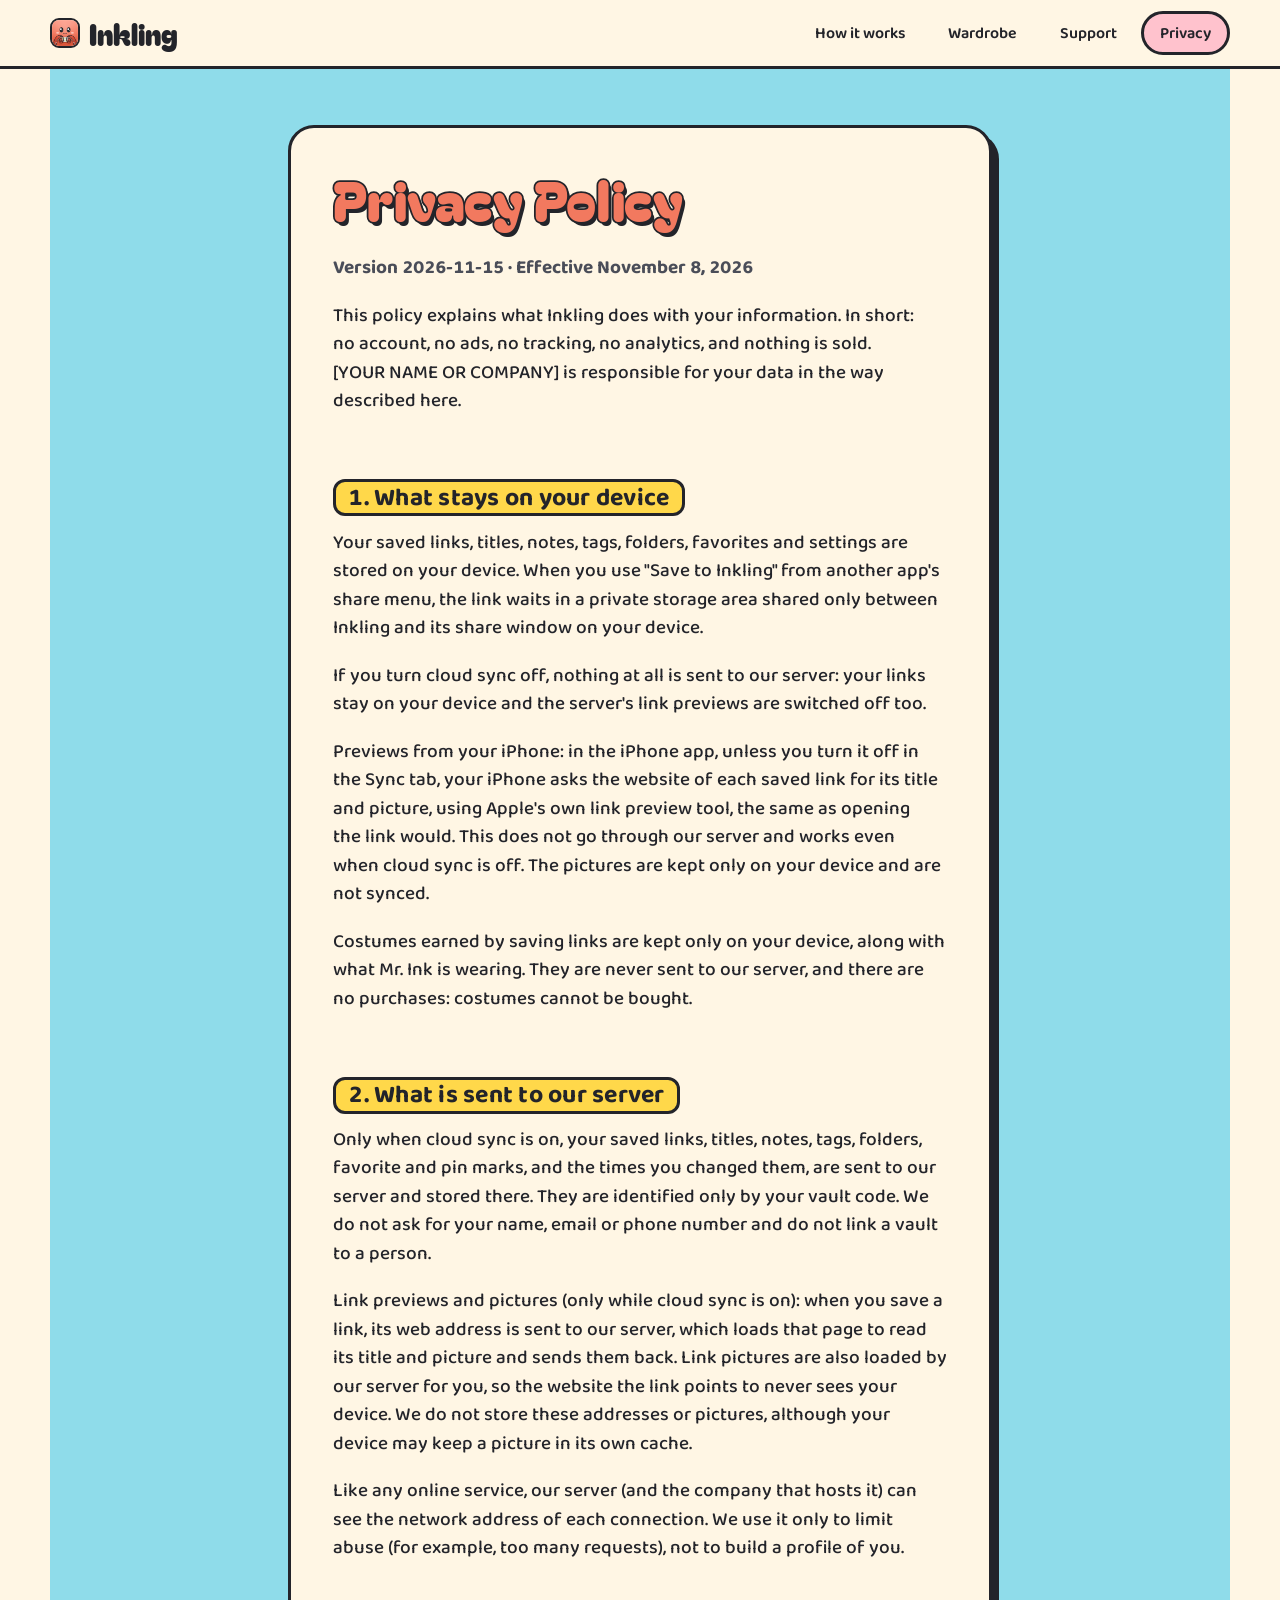
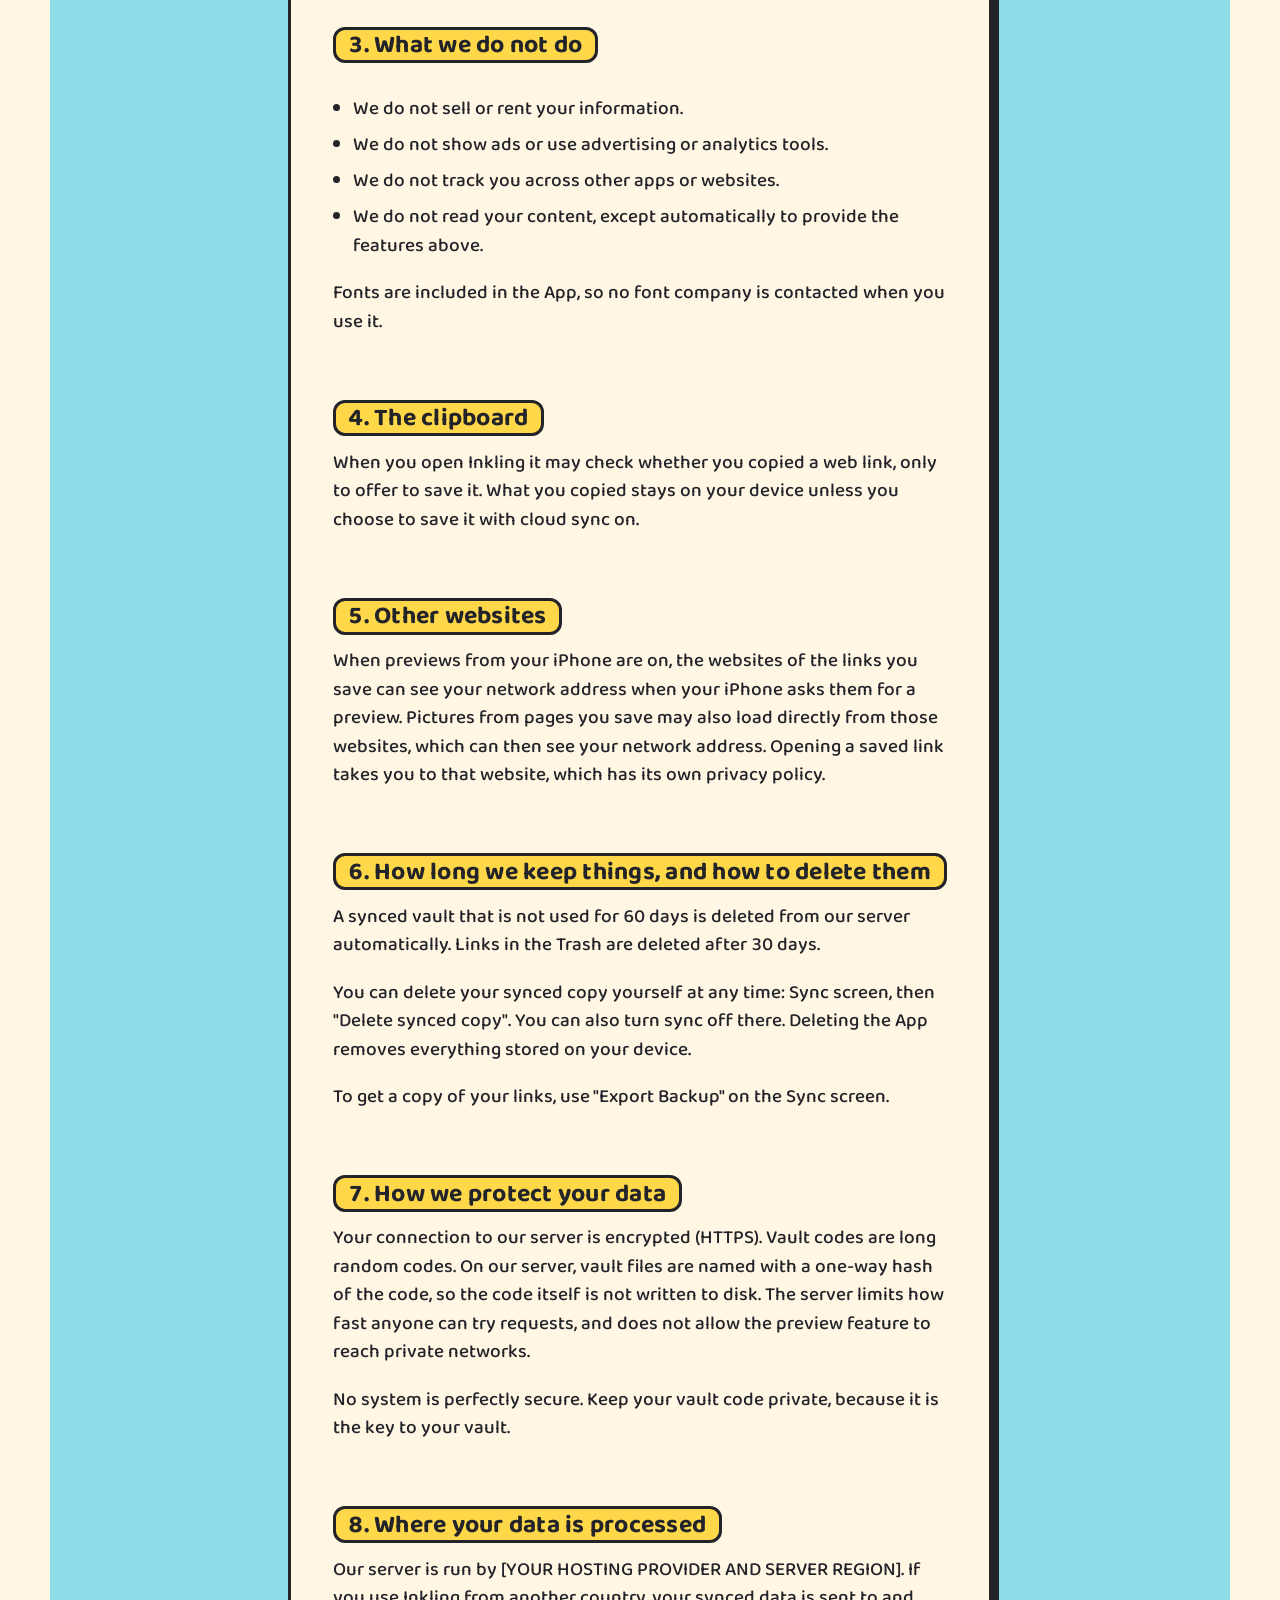
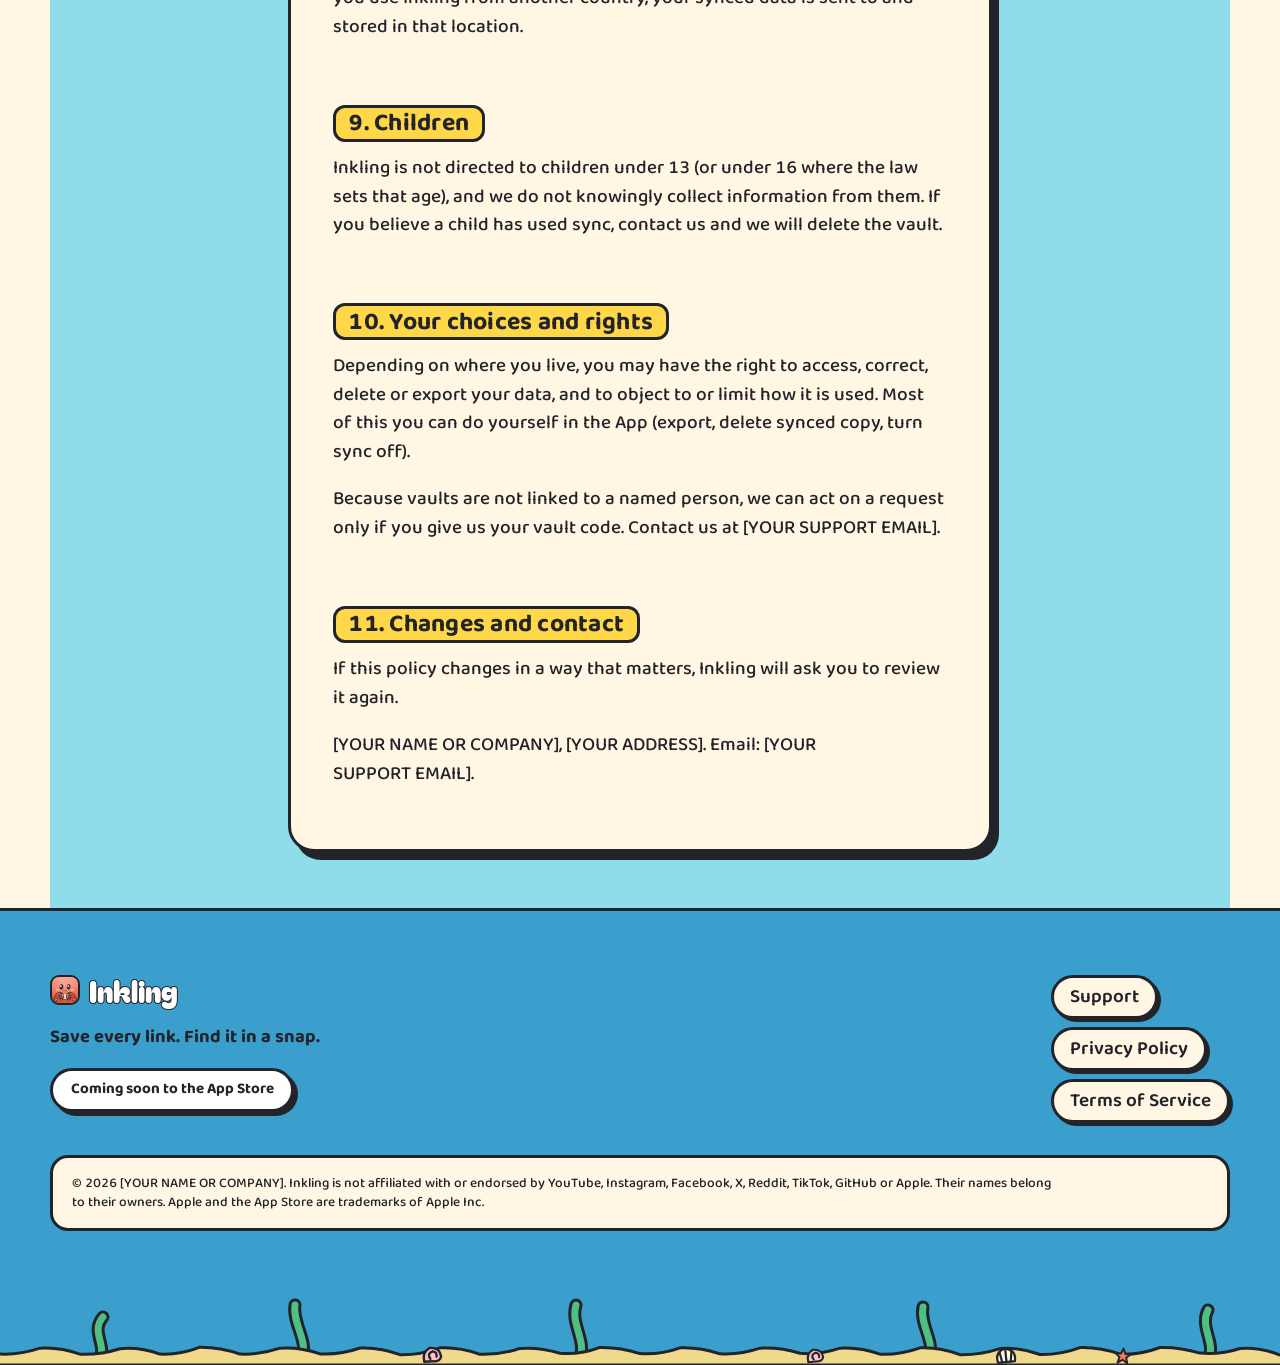
<file: privacy/index.html>
<!doctype html>
<html lang="en">
<head>
<meta charset="utf-8">
<meta name="viewport" content="width=device-width, initial-scale=1">
<title>Privacy Policy · Inkling</title>
<meta name="description" content="How Inkling handles your information: no account, no ads, no tracking.">
<meta name="color-scheme" content="only light">
<meta name="theme-color" content="#8fdcea">
<link rel="canonical" href="https://[YOUR DOMAIN]/privacy/">
<link rel="icon" type="image/png" sizes="32x32" href="/assets/favicon-32x32.png">
<link rel="apple-touch-icon" href="/assets/apple-touch-icon.png">
<meta property="og:type" content="website">
<meta property="og:site_name" content="Inkling">
<meta property="og:title" content="Privacy Policy · Inkling">
<meta property="og:description" content="How Inkling handles your information: no account, no ads, no tracking.">
<meta property="og:url" content="https://[YOUR DOMAIN]/privacy/">
<meta property="og:image" content="https://[YOUR DOMAIN]/assets/og.png">
<meta property="og:image:width" content="1200">
<meta property="og:image:height" content="630">
<meta property="og:image:alt" content="Mr. Ink, the Inkling octopus, wearing sunglasses and a party hat, next to the words Save every link. Find it in a snap.">
<meta name="twitter:card" content="summary_large_image">
<link rel="stylesheet" href="/assets/styles.css?v=7554b89a">

</head>
<body>
<a class="skip" href="#main">Skip to the content</a>
<header class="site-header">
  <div class="wrap nav">
    <a class="brand" href="/"><img src="/assets/icon.png" width="30" height="30" alt="">Inkling</a>
    <nav class="nav-links" aria-label="Main">
      <a class="hide-sm" href="/#catch">How it works</a>
      <a class="hide-sm" href="/#wardrobe">Wardrobe</a>
      <a href="/support/">Support</a>
      <a href="/privacy/" aria-current="page">Privacy</a>
    </nav>
  </div>
</header>
<main id="main">
<div class="wrap doc"><article class="doc-card">
  <h1>Privacy Policy</h1>
  <p class="meta">Version 2026-11-15 · Effective November 8, 2026</p>
  <p>This policy explains what Inkling does with your information. In short: no account, no ads, no tracking, no analytics, and nothing is sold. [YOUR NAME OR COMPANY] is responsible for your data in the way described here.</p>
  <h2>1. What stays on your device</h2><p>Your saved links, titles, notes, tags, folders, favorites and settings are stored on your device. When you use &quot;Save to Inkling&quot; from another app's share menu, the link waits in a private storage area shared only between Inkling and its share window on your device.</p><p>If you turn cloud sync off, nothing at all is sent to our server: your links stay on your device and the server's link previews are switched off too.</p><p>Previews from your iPhone: in the iPhone app, unless you turn it off in the Sync tab, your iPhone asks the website of each saved link for its title and picture, using Apple's own link preview tool, the same as opening the link would. This does not go through our server and works even when cloud sync is off. The pictures are kept only on your device and are not synced.</p><p>Costumes earned by saving links are kept only on your device, along with what Mr. Ink is wearing. They are never sent to our server, and there are no purchases: costumes cannot be bought.</p>
<h2>2. What is sent to our server</h2><p>Only when cloud sync is on, your saved links, titles, notes, tags, folders, favorite and pin marks, and the times you changed them, are sent to our server and stored there. They are identified only by your vault code. We do not ask for your name, email or phone number and do not link a vault to a person.</p><p>Link previews and pictures (only while cloud sync is on): when you save a link, its web address is sent to our server, which loads that page to read its title and picture and sends them back. Link pictures are also loaded by our server for you, so the website the link points to never sees your device. We do not store these addresses or pictures, although your device may keep a picture in its own cache.</p><p>Like any online service, our server (and the company that hosts it) can see the network address of each connection. We use it only to limit abuse (for example, too many requests), not to build a profile of you.</p>
<h2>3. What we do not do</h2><ul><li>We do not sell or rent your information.</li><li>We do not show ads or use advertising or analytics tools.</li><li>We do not track you across other apps or websites.</li><li>We do not read your content, except automatically to provide the features above.</li></ul><p>Fonts are included in the App, so no font company is contacted when you use it.</p>
<h2>4. The clipboard</h2><p>When you open Inkling it may check whether you copied a web link, only to offer to save it. What you copied stays on your device unless you choose to save it with cloud sync on.</p>
<h2>5. Other websites</h2><p>When previews from your iPhone are on, the websites of the links you save can see your network address when your iPhone asks them for a preview. Pictures from pages you save may also load directly from those websites, which can then see your network address. Opening a saved link takes you to that website, which has its own privacy policy.</p>
<h2>6. How long we keep things, and how to delete them</h2><p>A synced vault that is not used for 60 days is deleted from our server automatically. Links in the Trash are deleted after 30 days.</p><p>You can delete your synced copy yourself at any time: Sync screen, then &quot;Delete synced copy&quot;. You can also turn sync off there. Deleting the App removes everything stored on your device.</p><p>To get a copy of your links, use &quot;Export Backup&quot; on the Sync screen.</p>
<h2>7. How we protect your data</h2><p>Your connection to our server is encrypted (HTTPS). Vault codes are long random codes. On our server, vault files are named with a one-way hash of the code, so the code itself is not written to disk. The server limits how fast anyone can try requests, and does not allow the preview feature to reach private networks.</p><p>No system is perfectly secure. Keep your vault code private, because it is the key to your vault.</p>
<h2>8. Where your data is processed</h2><p>Our server is run by [YOUR HOSTING PROVIDER AND SERVER REGION]. If you use Inkling from another country, your synced data is sent to and stored in that location.</p>
<h2>9. Children</h2><p>Inkling is not directed to children under 13 (or under 16 where the law sets that age), and we do not knowingly collect information from them. If you believe a child has used sync, contact us and we will delete the vault.</p>
<h2>10. Your choices and rights</h2><p>Depending on where you live, you may have the right to access, correct, delete or export your data, and to object to or limit how it is used. Most of this you can do yourself in the App (export, delete synced copy, turn sync off).</p><p>Because vaults are not linked to a named person, we can act on a request only if you give us your vault code. Contact us at [YOUR SUPPORT EMAIL].</p>
<h2>11. Changes and contact</h2><p>If this policy changes in a way that matters, Inkling will ask you to review it again.</p><p>[YOUR NAME OR COMPANY], [YOUR ADDRESS]. Email: [YOUR SUPPORT EMAIL].</p>
</article></div>
</main>
<footer class="site-footer">
  <div class="wrap">
    <div class="footer-grid">
      <div>
        <a class="brand" href="/"><img src="/assets/icon.png" width="30" height="30" alt="">Inkling</a>
        <p>Save every link. Find it in a snap.</p>
        <span class="btn btn-small" role="note" aria-disabled="true">Coming soon to the App Store</span>
      </div>
      <nav class="footer-links" aria-label="Footer">
        <a href="/support/">Support</a>
        <a href="/privacy/">Privacy Policy</a>
        <a href="/terms/">Terms of Service</a>
      </nav>
    </div>
    <div class="legalese">
      <p>© 2026 [YOUR NAME OR COMPANY]. Inkling is not affiliated with or endorsed by YouTube, Instagram, Facebook, X, Reddit, TikTok, GitHub or Apple. Their names belong to their owners. Apple and the App Store are trademarks of Apple Inc.</p>
    </div>
  </div>
  <svg class="seabed" viewBox="0 0 1440 110" preserveAspectRatio="xMidYMax slice" aria-hidden="true" focusable="false"><g class="kelp" style="transform-origin:179px 104px;animation-duration:4.506891905888915s;animation-delay:-2.3066873624920845s"><path d="M179 104 C188 91.4, 170 76.7, 183 62.0" fill="none" stroke="#23242a" stroke-width="13" stroke-linecap="round"/><path d="M179 104 C188 91.4, 170 76.7, 183 62.0" fill="none" stroke="#4fbf85" stroke-width="7" stroke-linecap="round"/></g><g class="kelp" style="transform-origin:381px 104px;animation-duration:5.040574072021991s;animation-delay:-1.5388338509947062s"><path d="M381 104 C390 87.8, 372 68.9, 375 50.0" fill="none" stroke="#23242a" stroke-width="13" stroke-linecap="round"/><path d="M381 104 C390 87.8, 372 68.9, 375 50.0" fill="none" stroke="#4fbf85" stroke-width="7" stroke-linecap="round"/></g><g class="kelp" style="transform-origin:659px 104px;animation-duration:4.3945178525522355s;animation-delay:-2.104441615752876s"><path d="M659 104 C668 87.8, 650 68.9, 656 50.0" fill="none" stroke="#23242a" stroke-width="13" stroke-linecap="round"/><path d="M659 104 C668 87.8, 650 68.9, 656 50.0" fill="none" stroke="#4fbf85" stroke-width="7" stroke-linecap="round"/></g><g class="kelp" style="transform-origin:1008px 104px;animation-duration:3.577800800651312s;animation-delay:-2.5763942655175924s"><path d="M1008 104 C1017 88.4, 999 70.2, 1003 52.0" fill="none" stroke="#23242a" stroke-width="13" stroke-linecap="round"/><path d="M1008 104 C1017 88.4, 999 70.2, 1003 52.0" fill="none" stroke="#4fbf85" stroke-width="7" stroke-linecap="round"/></g><g class="kelp" style="transform-origin:1288px 104px;animation-duration:5.3687464782036844s;animation-delay:-1.7127640070393682s"><path d="M1288 104 C1297 89.3, 1279 72.2, 1288 55.0" fill="none" stroke="#23242a" stroke-width="13" stroke-linecap="round"/><path d="M1288 104 C1297 89.3, 1279 72.2, 1288 55.0" fill="none" stroke="#4fbf85" stroke-width="7" stroke-linecap="round"/></g><path d="M0 110 L0 96 Q20.0 100.0 40.0 93.0 Q60.0 92.0 80.0 99.1 Q100.0 100.0 120.0 93.2 Q140.0 92.0 160.0 99.2 Q180.0 100.0 200.0 93.7 Q220.0 92.0 240.0 99.1 Q260.0 100.0 280.0 92.2 Q300.0 92.0 320.0 99.1 Q340.0 100.0 360.0 93.2 Q380.0 92.0 400.0 98.9 Q420.0 100.0 440.0 93.0 Q460.0 92.0 480.0 99.7 Q500.0 100.0 520.0 92.8 Q540.0 92.0 560.0 99.3 Q580.0 100.0 600.0 93.4 Q620.0 92.0 640.0 98.3 Q660.0 100.0 680.0 92.4 Q700.0 92.0 720.0 98.6 Q740.0 100.0 760.0 92.8 Q780.0 92.0 800.0 98.8 Q820.0 100.0 840.0 93.2 Q860.0 92.0 880.0 98.3 Q900.0 100.0 920.0 93.2 Q940.0 92.0 960.0 99.2 Q980.0 100.0 1000.0 92.8 Q1020.0 92.0 1040.0 99.7 Q1060.0 100.0 1080.0 93.6 Q1100.0 92.0 1120.0 99.5 Q1140.0 100.0 1160.0 92.6 Q1180.0 92.0 1200.0 99.2 Q1220.0 100.0 1240.0 92.5 Q1260.0 92.0 1280.0 98.1 Q1300.0 100.0 1320.0 93.5 Q1340.0 92.0 1360.0 100.0 Q1380.0 100.0 1400.0 92.6 Q1420.0 92.0 1440.0 98.3 L1440 110 Z" fill="#f1d98c" stroke="#23242a" stroke-width="3" stroke-linejoin="round"/><g class="shell" transform="translate(512 100) rotate(-3) scale(0.9)" stroke="#23242a" stroke-width="2.6" stroke-linejoin="round" stroke-linecap="round"><path d="M-9 7 Q-11 -4 -2 -8 Q9 -8 10 2 Q9 8 0 7 Z" fill="#ffc2cd"/><path d="M-2 4 Q-6 -2 1 -4 Q6 -3 5 2" fill="none"/></g><g class="shell" transform="translate(1086 102) rotate(-6) scale(0.85)" stroke="#23242a" stroke-width="2.6" stroke-linejoin="round" stroke-linecap="round"><path d="M-10 6 Q-13 -7 0 -10 Q13 -7 10 6 Z" fill="#fff6e4"/><path d="M0 6 L0 -9 M-5 6 L-7 -6 M5 6 L7 -6" fill="none"/></g><polygon class="shell" transform="translate(1203 101) rotate(5) scale(0.75)" points="0,-10 3,-3 10,-3 4.5,2 6.5,9.5 0,5 -6.5,9.5 -4.5,2 -10,-3 -3,-3" fill="#f2795f" stroke="#23242a" stroke-width="2.6" stroke-linejoin="round" stroke-linecap="round"/><g class="shell" transform="translate(895 101) rotate(-5) scale(0.8)" stroke="#23242a" stroke-width="2.6" stroke-linejoin="round" stroke-linecap="round"><path d="M-9 7 Q-11 -4 -2 -8 Q9 -8 10 2 Q9 8 0 7 Z" fill="#ffc2cd"/><path d="M-2 4 Q-6 -2 1 -4 Q6 -3 5 2" fill="none"/></g></svg>
</footer>

</body>
</html>
</file>
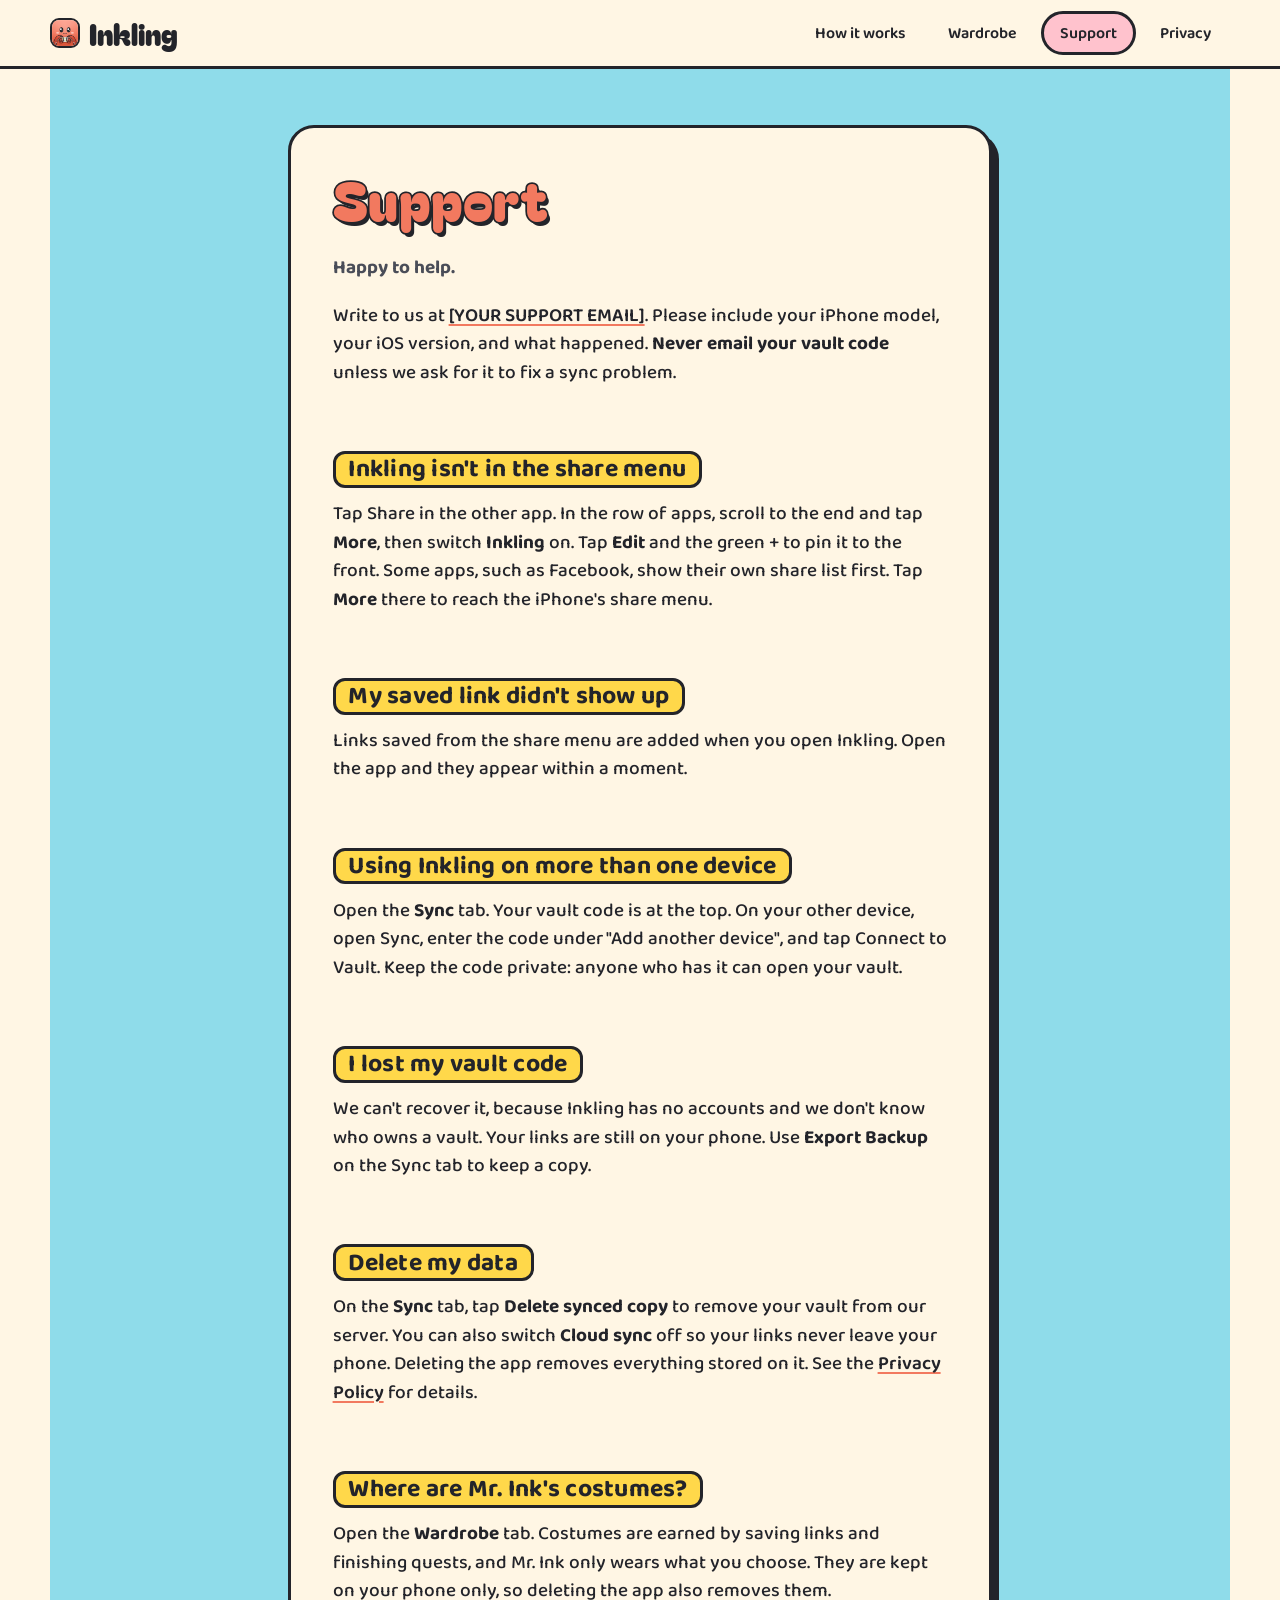
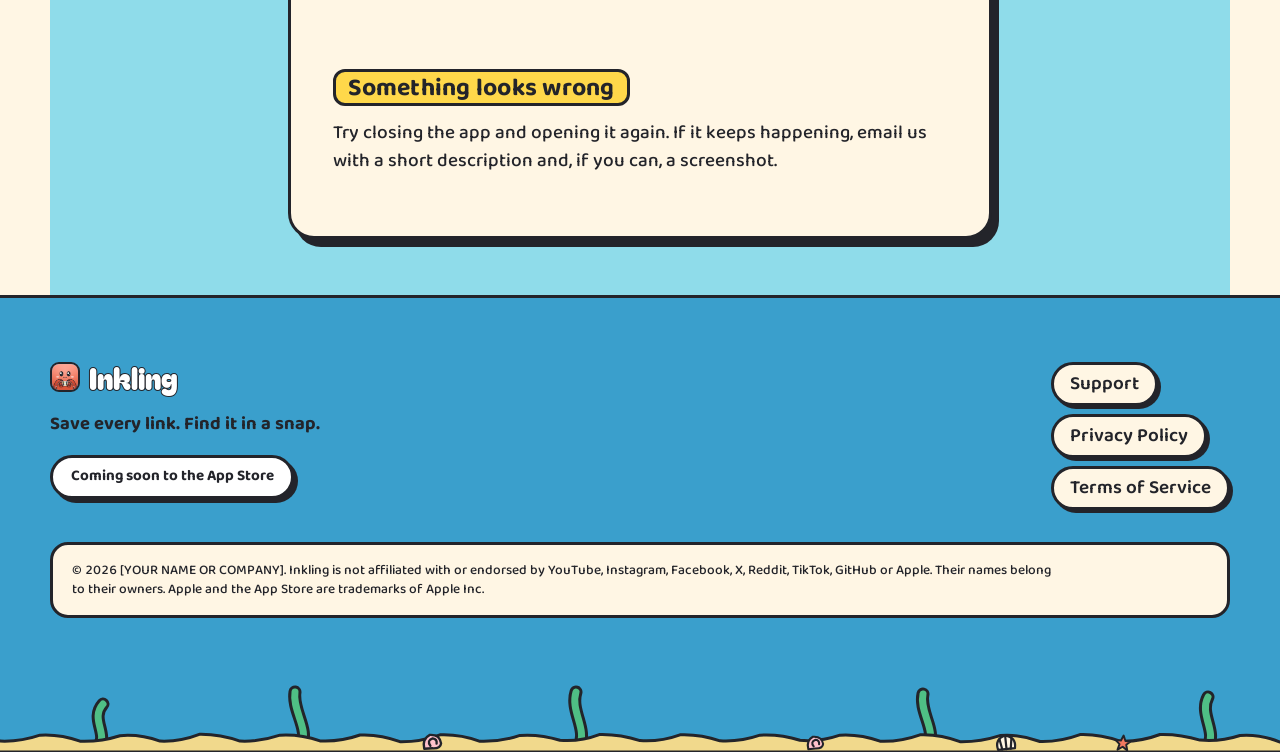
<file: support/index.html>
<!doctype html>
<html lang="en">
<head>
<meta charset="utf-8">
<meta name="viewport" content="width=device-width, initial-scale=1">
<title>Support · Inkling</title>
<meta name="description" content="Help with Inkling: saving links, the share menu, sync, vault codes and deleting your data.">
<meta name="color-scheme" content="only light">
<meta name="theme-color" content="#8fdcea">
<link rel="canonical" href="https://[YOUR DOMAIN]/support/">
<link rel="icon" type="image/png" sizes="32x32" href="/assets/favicon-32x32.png">
<link rel="apple-touch-icon" href="/assets/apple-touch-icon.png">
<meta property="og:type" content="website">
<meta property="og:site_name" content="Inkling">
<meta property="og:title" content="Support · Inkling">
<meta property="og:description" content="Help with Inkling: saving links, the share menu, sync, vault codes and deleting your data.">
<meta property="og:url" content="https://[YOUR DOMAIN]/support/">
<meta property="og:image" content="https://[YOUR DOMAIN]/assets/og.png">
<meta property="og:image:width" content="1200">
<meta property="og:image:height" content="630">
<meta property="og:image:alt" content="Mr. Ink, the Inkling octopus, wearing sunglasses and a party hat, next to the words Save every link. Find it in a snap.">
<meta name="twitter:card" content="summary_large_image">
<link rel="stylesheet" href="/assets/styles.css?v=7554b89a">

</head>
<body>
<a class="skip" href="#main">Skip to the content</a>
<header class="site-header">
  <div class="wrap nav">
    <a class="brand" href="/"><img src="/assets/icon.png" width="30" height="30" alt="">Inkling</a>
    <nav class="nav-links" aria-label="Main">
      <a class="hide-sm" href="/#catch">How it works</a>
      <a class="hide-sm" href="/#wardrobe">Wardrobe</a>
      <a href="/support/" aria-current="page">Support</a>
      <a href="/privacy/">Privacy</a>
    </nav>
  </div>
</header>
<main id="main">

<div class="wrap doc"><div class="doc-card">
  <h1>Support</h1>
  <p class="meta">Happy to help.</p>
  <p>Write to us at <a href="mailto:[YOUR SUPPORT EMAIL]">[YOUR SUPPORT EMAIL]</a>. Please include your iPhone model, your iOS version, and what happened. <strong>Never email your vault code</strong> unless we ask for it to fix a sync problem.</p>

  <h2>Inkling isn't in the share menu</h2>
  <p>Tap Share in the other app. In the row of apps, scroll to the end and tap <strong>More</strong>, then switch <strong>Inkling</strong> on. Tap <strong>Edit</strong> and the green + to pin it to the front. Some apps, such as Facebook, show their own share list first. Tap <strong>More</strong> there to reach the iPhone's share menu.</p>

  <h2>My saved link didn't show up</h2>
  <p>Links saved from the share menu are added when you open Inkling. Open the app and they appear within a moment.</p>

  <h2>Using Inkling on more than one device</h2>
  <p>Open the <strong>Sync</strong> tab. Your vault code is at the top. On your other device, open Sync, enter the code under "Add another device", and tap Connect to Vault. Keep the code private: anyone who has it can open your vault.</p>

  <h2>I lost my vault code</h2>
  <p>We can't recover it, because Inkling has no accounts and we don't know who owns a vault. Your links are still on your phone. Use <strong>Export Backup</strong> on the Sync tab to keep a copy.</p>

  <h2>Delete my data</h2>
  <p>On the <strong>Sync</strong> tab, tap <strong>Delete synced copy</strong> to remove your vault from our server. You can also switch <strong>Cloud sync</strong> off so your links never leave your phone. Deleting the app removes everything stored on it. See the <a href="/privacy/">Privacy Policy</a> for details.</p>

  <h2>Where are Mr. Ink's costumes?</h2>
  <p>Open the <strong>Wardrobe</strong> tab. Costumes are earned by saving links and finishing quests, and Mr. Ink only wears what you choose. They are kept on your phone only, so deleting the app also removes them.</p>

  <h2>Something looks wrong</h2>
  <p>Try closing the app and opening it again. If it keeps happening, email us with a short description and, if you can, a screenshot.</p>
</div></div>

</main>
<footer class="site-footer">
  <div class="wrap">
    <div class="footer-grid">
      <div>
        <a class="brand" href="/"><img src="/assets/icon.png" width="30" height="30" alt="">Inkling</a>
        <p>Save every link. Find it in a snap.</p>
        <span class="btn btn-small" role="note" aria-disabled="true">Coming soon to the App Store</span>
      </div>
      <nav class="footer-links" aria-label="Footer">
        <a href="/support/">Support</a>
        <a href="/privacy/">Privacy Policy</a>
        <a href="/terms/">Terms of Service</a>
      </nav>
    </div>
    <div class="legalese">
      <p>© 2026 [YOUR NAME OR COMPANY]. Inkling is not affiliated with or endorsed by YouTube, Instagram, Facebook, X, Reddit, TikTok, GitHub or Apple. Their names belong to their owners. Apple and the App Store are trademarks of Apple Inc.</p>
    </div>
  </div>
  <svg class="seabed" viewBox="0 0 1440 110" preserveAspectRatio="xMidYMax slice" aria-hidden="true" focusable="false"><g class="kelp" style="transform-origin:179px 104px;animation-duration:4.506891905888915s;animation-delay:-2.3066873624920845s"><path d="M179 104 C188 91.4, 170 76.7, 183 62.0" fill="none" stroke="#23242a" stroke-width="13" stroke-linecap="round"/><path d="M179 104 C188 91.4, 170 76.7, 183 62.0" fill="none" stroke="#4fbf85" stroke-width="7" stroke-linecap="round"/></g><g class="kelp" style="transform-origin:381px 104px;animation-duration:5.040574072021991s;animation-delay:-1.5388338509947062s"><path d="M381 104 C390 87.8, 372 68.9, 375 50.0" fill="none" stroke="#23242a" stroke-width="13" stroke-linecap="round"/><path d="M381 104 C390 87.8, 372 68.9, 375 50.0" fill="none" stroke="#4fbf85" stroke-width="7" stroke-linecap="round"/></g><g class="kelp" style="transform-origin:659px 104px;animation-duration:4.3945178525522355s;animation-delay:-2.104441615752876s"><path d="M659 104 C668 87.8, 650 68.9, 656 50.0" fill="none" stroke="#23242a" stroke-width="13" stroke-linecap="round"/><path d="M659 104 C668 87.8, 650 68.9, 656 50.0" fill="none" stroke="#4fbf85" stroke-width="7" stroke-linecap="round"/></g><g class="kelp" style="transform-origin:1008px 104px;animation-duration:3.577800800651312s;animation-delay:-2.5763942655175924s"><path d="M1008 104 C1017 88.4, 999 70.2, 1003 52.0" fill="none" stroke="#23242a" stroke-width="13" stroke-linecap="round"/><path d="M1008 104 C1017 88.4, 999 70.2, 1003 52.0" fill="none" stroke="#4fbf85" stroke-width="7" stroke-linecap="round"/></g><g class="kelp" style="transform-origin:1288px 104px;animation-duration:5.3687464782036844s;animation-delay:-1.7127640070393682s"><path d="M1288 104 C1297 89.3, 1279 72.2, 1288 55.0" fill="none" stroke="#23242a" stroke-width="13" stroke-linecap="round"/><path d="M1288 104 C1297 89.3, 1279 72.2, 1288 55.0" fill="none" stroke="#4fbf85" stroke-width="7" stroke-linecap="round"/></g><path d="M0 110 L0 96 Q20.0 100.0 40.0 93.0 Q60.0 92.0 80.0 99.1 Q100.0 100.0 120.0 93.2 Q140.0 92.0 160.0 99.2 Q180.0 100.0 200.0 93.7 Q220.0 92.0 240.0 99.1 Q260.0 100.0 280.0 92.2 Q300.0 92.0 320.0 99.1 Q340.0 100.0 360.0 93.2 Q380.0 92.0 400.0 98.9 Q420.0 100.0 440.0 93.0 Q460.0 92.0 480.0 99.7 Q500.0 100.0 520.0 92.8 Q540.0 92.0 560.0 99.3 Q580.0 100.0 600.0 93.4 Q620.0 92.0 640.0 98.3 Q660.0 100.0 680.0 92.4 Q700.0 92.0 720.0 98.6 Q740.0 100.0 760.0 92.8 Q780.0 92.0 800.0 98.8 Q820.0 100.0 840.0 93.2 Q860.0 92.0 880.0 98.3 Q900.0 100.0 920.0 93.2 Q940.0 92.0 960.0 99.2 Q980.0 100.0 1000.0 92.8 Q1020.0 92.0 1040.0 99.7 Q1060.0 100.0 1080.0 93.6 Q1100.0 92.0 1120.0 99.5 Q1140.0 100.0 1160.0 92.6 Q1180.0 92.0 1200.0 99.2 Q1220.0 100.0 1240.0 92.5 Q1260.0 92.0 1280.0 98.1 Q1300.0 100.0 1320.0 93.5 Q1340.0 92.0 1360.0 100.0 Q1380.0 100.0 1400.0 92.6 Q1420.0 92.0 1440.0 98.3 L1440 110 Z" fill="#f1d98c" stroke="#23242a" stroke-width="3" stroke-linejoin="round"/><g class="shell" transform="translate(512 100) rotate(-3) scale(0.9)" stroke="#23242a" stroke-width="2.6" stroke-linejoin="round" stroke-linecap="round"><path d="M-9 7 Q-11 -4 -2 -8 Q9 -8 10 2 Q9 8 0 7 Z" fill="#ffc2cd"/><path d="M-2 4 Q-6 -2 1 -4 Q6 -3 5 2" fill="none"/></g><g class="shell" transform="translate(1086 102) rotate(-6) scale(0.85)" stroke="#23242a" stroke-width="2.6" stroke-linejoin="round" stroke-linecap="round"><path d="M-10 6 Q-13 -7 0 -10 Q13 -7 10 6 Z" fill="#fff6e4"/><path d="M0 6 L0 -9 M-5 6 L-7 -6 M5 6 L7 -6" fill="none"/></g><polygon class="shell" transform="translate(1203 101) rotate(5) scale(0.75)" points="0,-10 3,-3 10,-3 4.5,2 6.5,9.5 0,5 -6.5,9.5 -4.5,2 -10,-3 -3,-3" fill="#f2795f" stroke="#23242a" stroke-width="2.6" stroke-linejoin="round" stroke-linecap="round"/><g class="shell" transform="translate(895 101) rotate(-5) scale(0.8)" stroke="#23242a" stroke-width="2.6" stroke-linejoin="round" stroke-linecap="round"><path d="M-9 7 Q-11 -4 -2 -8 Q9 -8 10 2 Q9 8 0 7 Z" fill="#ffc2cd"/><path d="M-2 4 Q-6 -2 1 -4 Q6 -3 5 2" fill="none"/></g></svg>
</footer>

</body>
</html>
</file>
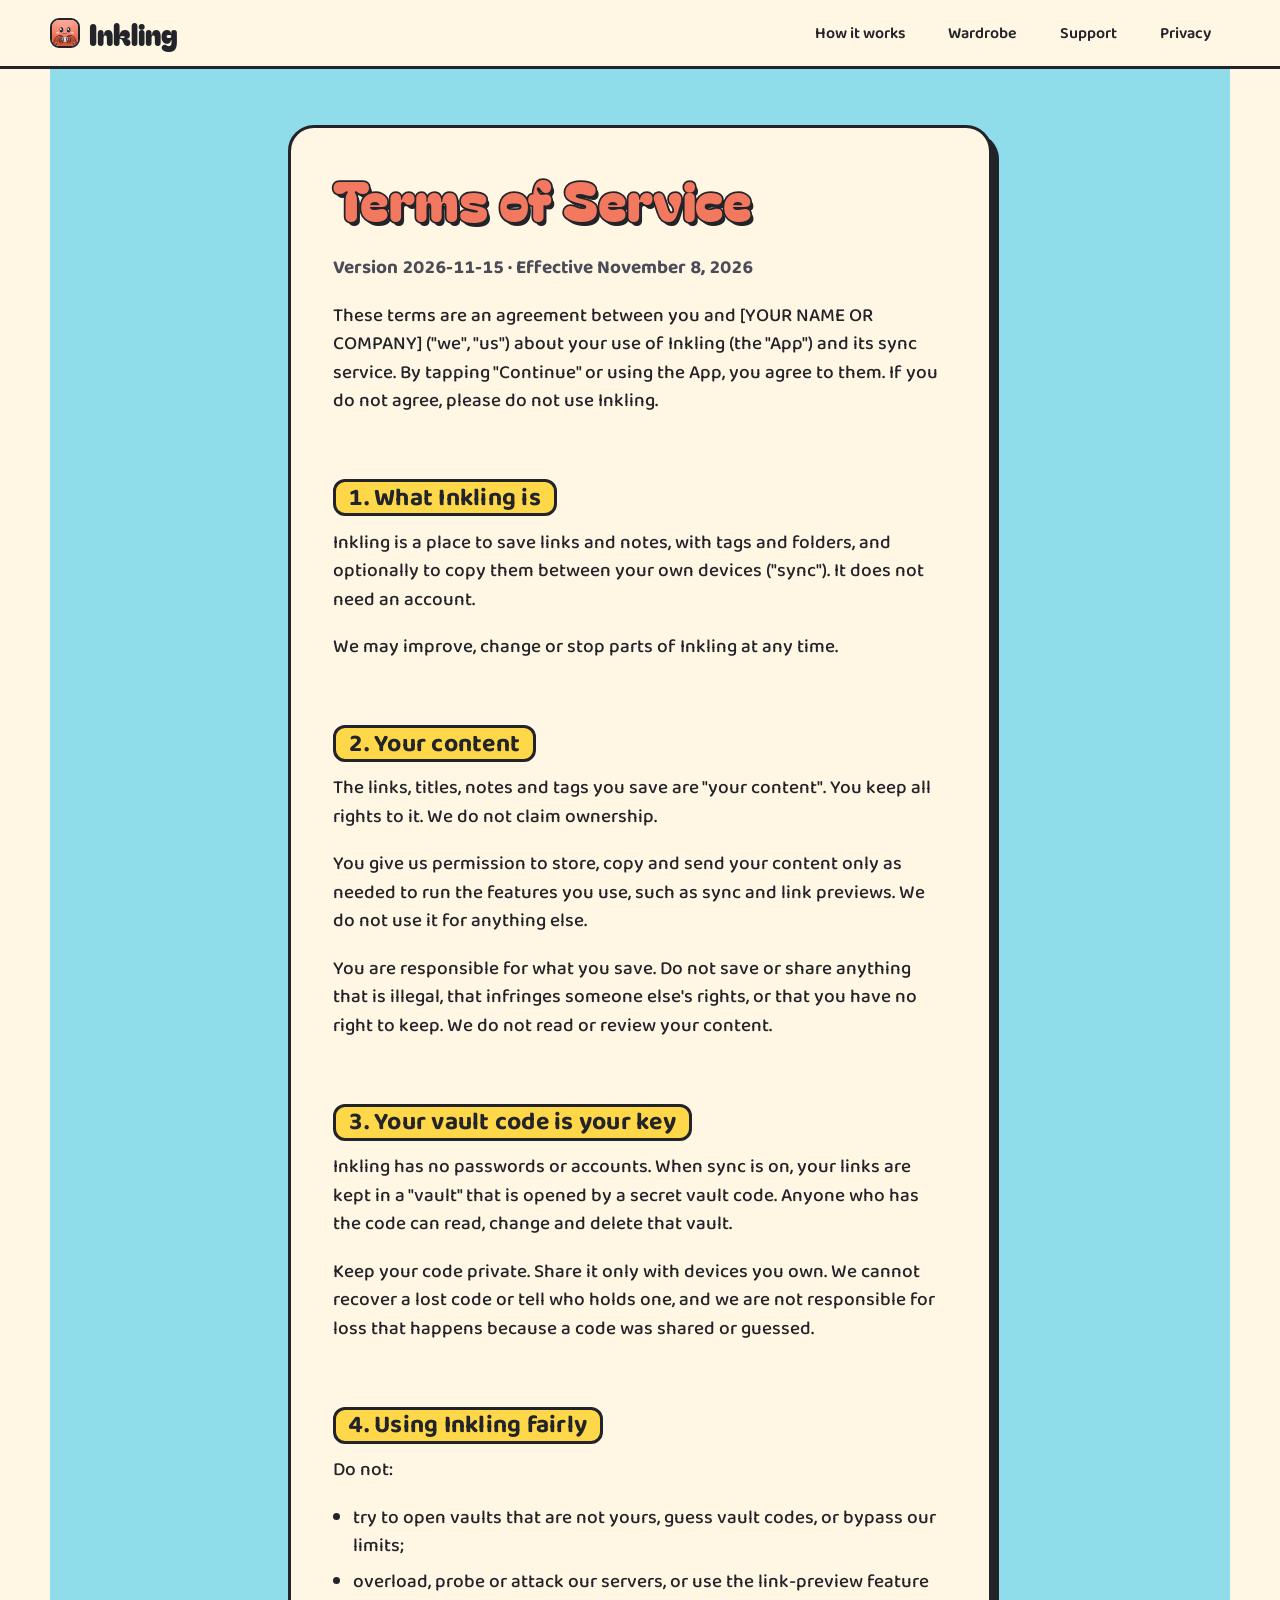
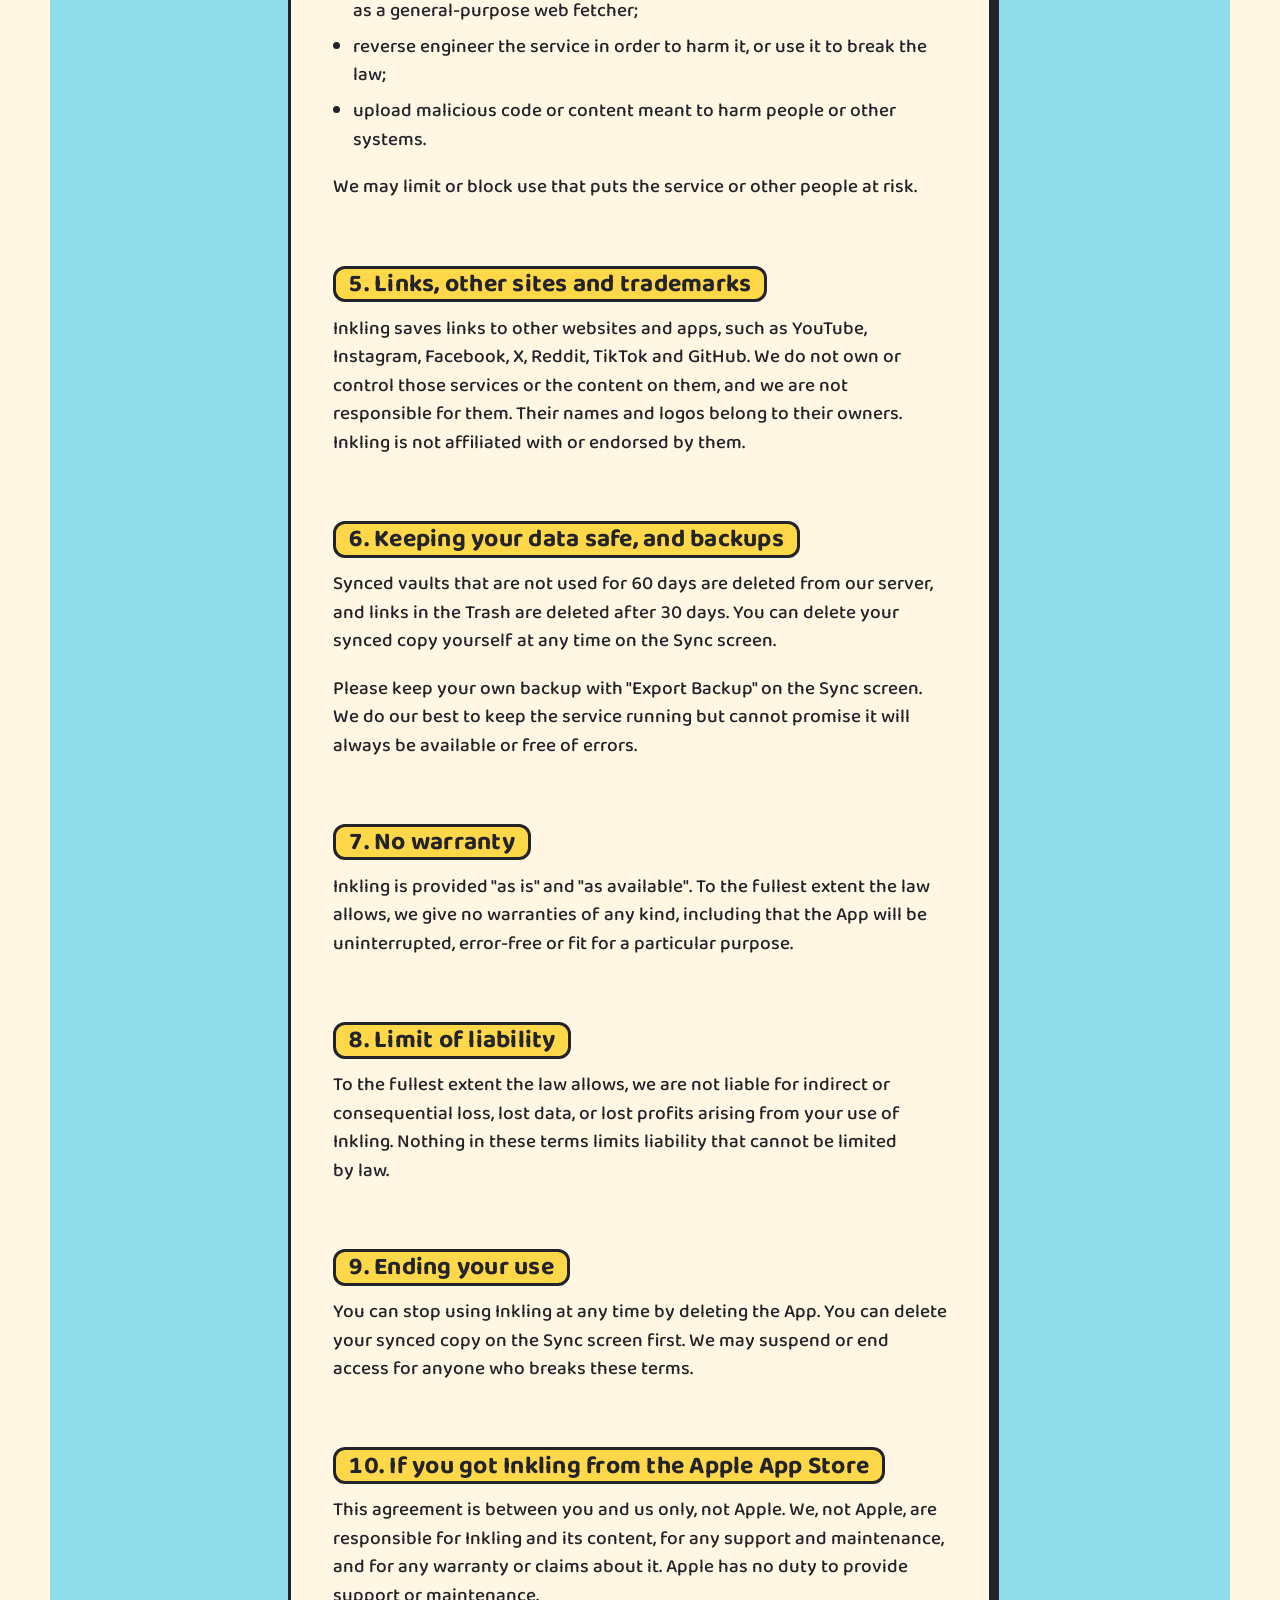
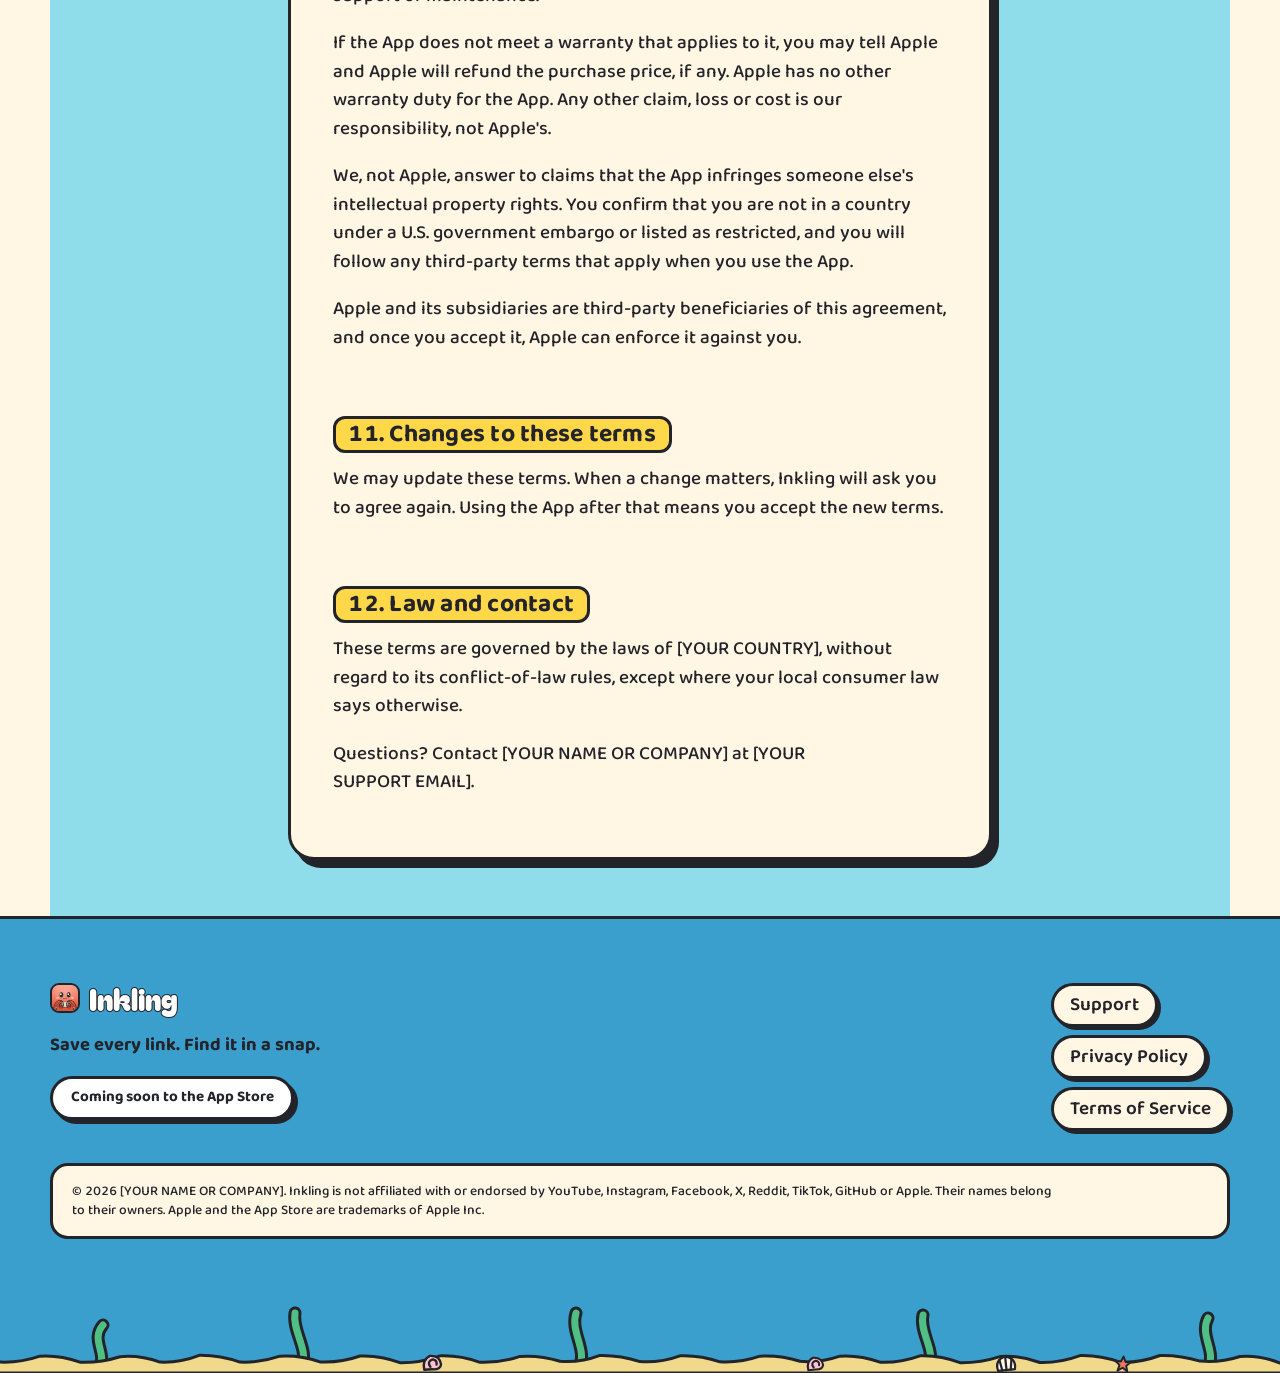
<file: terms/index.html>
<!doctype html>
<html lang="en">
<head>
<meta charset="utf-8">
<meta name="viewport" content="width=device-width, initial-scale=1">
<title>Terms of Service · Inkling</title>
<meta name="description" content="The terms for using Inkling.">
<meta name="color-scheme" content="only light">
<meta name="theme-color" content="#8fdcea">
<link rel="canonical" href="https://[YOUR DOMAIN]/terms/">
<link rel="icon" type="image/png" sizes="32x32" href="/assets/favicon-32x32.png">
<link rel="apple-touch-icon" href="/assets/apple-touch-icon.png">
<meta property="og:type" content="website">
<meta property="og:site_name" content="Inkling">
<meta property="og:title" content="Terms of Service · Inkling">
<meta property="og:description" content="The terms for using Inkling.">
<meta property="og:url" content="https://[YOUR DOMAIN]/terms/">
<meta property="og:image" content="https://[YOUR DOMAIN]/assets/og.png">
<meta property="og:image:width" content="1200">
<meta property="og:image:height" content="630">
<meta property="og:image:alt" content="Mr. Ink, the Inkling octopus, wearing sunglasses and a party hat, next to the words Save every link. Find it in a snap.">
<meta name="twitter:card" content="summary_large_image">
<link rel="stylesheet" href="/assets/styles.css?v=7554b89a">

</head>
<body>
<a class="skip" href="#main">Skip to the content</a>
<header class="site-header">
  <div class="wrap nav">
    <a class="brand" href="/"><img src="/assets/icon.png" width="30" height="30" alt="">Inkling</a>
    <nav class="nav-links" aria-label="Main">
      <a class="hide-sm" href="/#catch">How it works</a>
      <a class="hide-sm" href="/#wardrobe">Wardrobe</a>
      <a href="/support/">Support</a>
      <a href="/privacy/">Privacy</a>
    </nav>
  </div>
</header>
<main id="main">
<div class="wrap doc"><article class="doc-card">
  <h1>Terms of Service</h1>
  <p class="meta">Version 2026-11-15 · Effective November 8, 2026</p>
  <p>These terms are an agreement between you and [YOUR NAME OR COMPANY] (&quot;we&quot;, &quot;us&quot;) about your use of Inkling (the &quot;App&quot;) and its sync service. By tapping &quot;Continue&quot; or using the App, you agree to them. If you do not agree, please do not use Inkling.</p>
  <h2>1. What Inkling is</h2><p>Inkling is a place to save links and notes, with tags and folders, and optionally to copy them between your own devices (&quot;sync&quot;). It does not need an account.</p><p>We may improve, change or stop parts of Inkling at any time.</p>
<h2>2. Your content</h2><p>The links, titles, notes and tags you save are &quot;your content&quot;. You keep all rights to it. We do not claim ownership.</p><p>You give us permission to store, copy and send your content only as needed to run the features you use, such as sync and link previews. We do not use it for anything else.</p><p>You are responsible for what you save. Do not save or share anything that is illegal, that infringes someone else's rights, or that you have no right to keep. We do not read or review your content.</p>
<h2>3. Your vault code is your key</h2><p>Inkling has no passwords or accounts. When sync is on, your links are kept in a &quot;vault&quot; that is opened by a secret vault code. Anyone who has the code can read, change and delete that vault.</p><p>Keep your code private. Share it only with devices you own. We cannot recover a lost code or tell who holds one, and we are not responsible for loss that happens because a code was shared or guessed.</p>
<h2>4. Using Inkling fairly</h2><p>Do not:</p><ul><li>try to open vaults that are not yours, guess vault codes, or bypass our limits;</li><li>overload, probe or attack our servers, or use the link-preview feature as a general-purpose web fetcher;</li><li>reverse engineer the service in order to harm it, or use it to break the law;</li><li>upload malicious code or content meant to harm people or other systems.</li></ul><p>We may limit or block use that puts the service or other people at risk.</p>
<h2>5. Links, other sites and trademarks</h2><p>Inkling saves links to other websites and apps, such as YouTube, Instagram, Facebook, X, Reddit, TikTok and GitHub. We do not own or control those services or the content on them, and we are not responsible for them. Their names and logos belong to their owners. Inkling is not affiliated with or endorsed by them.</p>
<h2>6. Keeping your data safe, and backups</h2><p>Synced vaults that are not used for 60 days are deleted from our server, and links in the Trash are deleted after 30 days. You can delete your synced copy yourself at any time on the Sync screen.</p><p>Please keep your own backup with &quot;Export Backup&quot; on the Sync screen. We do our best to keep the service running but cannot promise it will always be available or free of errors.</p>
<h2>7. No warranty</h2><p>Inkling is provided &quot;as is&quot; and &quot;as available&quot;. To the fullest extent the law allows, we give no warranties of any kind, including that the App will be uninterrupted, error-free or fit for a particular purpose.</p>
<h2>8. Limit of liability</h2><p>To the fullest extent the law allows, we are not liable for indirect or consequential loss, lost data, or lost profits arising from your use of Inkling. Nothing in these terms limits liability that cannot be limited by law.</p>
<h2>9. Ending your use</h2><p>You can stop using Inkling at any time by deleting the App. You can delete your synced copy on the Sync screen first. We may suspend or end access for anyone who breaks these terms.</p>
<h2>10. If you got Inkling from the Apple App Store</h2><p>This agreement is between you and us only, not Apple. We, not Apple, are responsible for Inkling and its content, for any support and maintenance, and for any warranty or claims about it. Apple has no duty to provide support or maintenance.</p><p>If the App does not meet a warranty that applies to it, you may tell Apple and Apple will refund the purchase price, if any. Apple has no other warranty duty for the App. Any other claim, loss or cost is our responsibility, not Apple's.</p><p>We, not Apple, answer to claims that the App infringes someone else's intellectual property rights. You confirm that you are not in a country under a U.S. government embargo or listed as restricted, and you will follow any third-party terms that apply when you use the App.</p><p>Apple and its subsidiaries are third-party beneficiaries of this agreement, and once you accept it, Apple can enforce it against you.</p>
<h2>11. Changes to these terms</h2><p>We may update these terms. When a change matters, Inkling will ask you to agree again. Using the App after that means you accept the new terms.</p>
<h2>12. Law and contact</h2><p>These terms are governed by the laws of [YOUR COUNTRY], without regard to its conflict-of-law rules, except where your local consumer law says otherwise.</p><p>Questions? Contact [YOUR NAME OR COMPANY] at [YOUR SUPPORT EMAIL].</p>
</article></div>
</main>
<footer class="site-footer">
  <div class="wrap">
    <div class="footer-grid">
      <div>
        <a class="brand" href="/"><img src="/assets/icon.png" width="30" height="30" alt="">Inkling</a>
        <p>Save every link. Find it in a snap.</p>
        <span class="btn btn-small" role="note" aria-disabled="true">Coming soon to the App Store</span>
      </div>
      <nav class="footer-links" aria-label="Footer">
        <a href="/support/">Support</a>
        <a href="/privacy/">Privacy Policy</a>
        <a href="/terms/">Terms of Service</a>
      </nav>
    </div>
    <div class="legalese">
      <p>© 2026 [YOUR NAME OR COMPANY]. Inkling is not affiliated with or endorsed by YouTube, Instagram, Facebook, X, Reddit, TikTok, GitHub or Apple. Their names belong to their owners. Apple and the App Store are trademarks of Apple Inc.</p>
    </div>
  </div>
  <svg class="seabed" viewBox="0 0 1440 110" preserveAspectRatio="xMidYMax slice" aria-hidden="true" focusable="false"><g class="kelp" style="transform-origin:179px 104px;animation-duration:4.506891905888915s;animation-delay:-2.3066873624920845s"><path d="M179 104 C188 91.4, 170 76.7, 183 62.0" fill="none" stroke="#23242a" stroke-width="13" stroke-linecap="round"/><path d="M179 104 C188 91.4, 170 76.7, 183 62.0" fill="none" stroke="#4fbf85" stroke-width="7" stroke-linecap="round"/></g><g class="kelp" style="transform-origin:381px 104px;animation-duration:5.040574072021991s;animation-delay:-1.5388338509947062s"><path d="M381 104 C390 87.8, 372 68.9, 375 50.0" fill="none" stroke="#23242a" stroke-width="13" stroke-linecap="round"/><path d="M381 104 C390 87.8, 372 68.9, 375 50.0" fill="none" stroke="#4fbf85" stroke-width="7" stroke-linecap="round"/></g><g class="kelp" style="transform-origin:659px 104px;animation-duration:4.3945178525522355s;animation-delay:-2.104441615752876s"><path d="M659 104 C668 87.8, 650 68.9, 656 50.0" fill="none" stroke="#23242a" stroke-width="13" stroke-linecap="round"/><path d="M659 104 C668 87.8, 650 68.9, 656 50.0" fill="none" stroke="#4fbf85" stroke-width="7" stroke-linecap="round"/></g><g class="kelp" style="transform-origin:1008px 104px;animation-duration:3.577800800651312s;animation-delay:-2.5763942655175924s"><path d="M1008 104 C1017 88.4, 999 70.2, 1003 52.0" fill="none" stroke="#23242a" stroke-width="13" stroke-linecap="round"/><path d="M1008 104 C1017 88.4, 999 70.2, 1003 52.0" fill="none" stroke="#4fbf85" stroke-width="7" stroke-linecap="round"/></g><g class="kelp" style="transform-origin:1288px 104px;animation-duration:5.3687464782036844s;animation-delay:-1.7127640070393682s"><path d="M1288 104 C1297 89.3, 1279 72.2, 1288 55.0" fill="none" stroke="#23242a" stroke-width="13" stroke-linecap="round"/><path d="M1288 104 C1297 89.3, 1279 72.2, 1288 55.0" fill="none" stroke="#4fbf85" stroke-width="7" stroke-linecap="round"/></g><path d="M0 110 L0 96 Q20.0 100.0 40.0 93.0 Q60.0 92.0 80.0 99.1 Q100.0 100.0 120.0 93.2 Q140.0 92.0 160.0 99.2 Q180.0 100.0 200.0 93.7 Q220.0 92.0 240.0 99.1 Q260.0 100.0 280.0 92.2 Q300.0 92.0 320.0 99.1 Q340.0 100.0 360.0 93.2 Q380.0 92.0 400.0 98.9 Q420.0 100.0 440.0 93.0 Q460.0 92.0 480.0 99.7 Q500.0 100.0 520.0 92.8 Q540.0 92.0 560.0 99.3 Q580.0 100.0 600.0 93.4 Q620.0 92.0 640.0 98.3 Q660.0 100.0 680.0 92.4 Q700.0 92.0 720.0 98.6 Q740.0 100.0 760.0 92.8 Q780.0 92.0 800.0 98.8 Q820.0 100.0 840.0 93.2 Q860.0 92.0 880.0 98.3 Q900.0 100.0 920.0 93.2 Q940.0 92.0 960.0 99.2 Q980.0 100.0 1000.0 92.8 Q1020.0 92.0 1040.0 99.7 Q1060.0 100.0 1080.0 93.6 Q1100.0 92.0 1120.0 99.5 Q1140.0 100.0 1160.0 92.6 Q1180.0 92.0 1200.0 99.2 Q1220.0 100.0 1240.0 92.5 Q1260.0 92.0 1280.0 98.1 Q1300.0 100.0 1320.0 93.5 Q1340.0 92.0 1360.0 100.0 Q1380.0 100.0 1400.0 92.6 Q1420.0 92.0 1440.0 98.3 L1440 110 Z" fill="#f1d98c" stroke="#23242a" stroke-width="3" stroke-linejoin="round"/><g class="shell" transform="translate(512 100) rotate(-3) scale(0.9)" stroke="#23242a" stroke-width="2.6" stroke-linejoin="round" stroke-linecap="round"><path d="M-9 7 Q-11 -4 -2 -8 Q9 -8 10 2 Q9 8 0 7 Z" fill="#ffc2cd"/><path d="M-2 4 Q-6 -2 1 -4 Q6 -3 5 2" fill="none"/></g><g class="shell" transform="translate(1086 102) rotate(-6) scale(0.85)" stroke="#23242a" stroke-width="2.6" stroke-linejoin="round" stroke-linecap="round"><path d="M-10 6 Q-13 -7 0 -10 Q13 -7 10 6 Z" fill="#fff6e4"/><path d="M0 6 L0 -9 M-5 6 L-7 -6 M5 6 L7 -6" fill="none"/></g><polygon class="shell" transform="translate(1203 101) rotate(5) scale(0.75)" points="0,-10 3,-3 10,-3 4.5,2 6.5,9.5 0,5 -6.5,9.5 -4.5,2 -10,-3 -3,-3" fill="#f2795f" stroke="#23242a" stroke-width="2.6" stroke-linejoin="round" stroke-linecap="round"/><g class="shell" transform="translate(895 101) rotate(-5) scale(0.8)" stroke="#23242a" stroke-width="2.6" stroke-linejoin="round" stroke-linecap="round"><path d="M-9 7 Q-11 -4 -2 -8 Q9 -8 10 2 Q9 8 0 7 Z" fill="#ffc2cd"/><path d="M-2 4 Q-6 -2 1 -4 Q6 -3 5 2" fill="none"/></g></svg>
</footer>

</body>
</html>
</file>
<file: assets/styles.css>
/* Inkling website: a cartoon reef. Flat colour, chunky ink outlines, hard shadows. Bagel Fat One for shouting, Baloo 2 for talking. */
@font-face { font-family: 'Bagel Fat One'; font-weight: 400; font-style: normal; font-display: swap; src: url('fonts/bagel-fat-one-latin-400-normal.woff2') format('woff2'); }
@font-face { font-family: 'Baloo 2'; font-weight: 500; font-style: normal; font-display: swap; src: url('fonts/baloo-2-latin-500-normal.woff2') format('woff2'); }
@font-face { font-family: 'Baloo 2'; font-weight: 600; font-style: normal; font-display: swap; src: url('fonts/baloo-2-latin-600-normal.woff2') format('woff2'); }
@font-face { font-family: 'Baloo 2'; font-weight: 700; font-style: normal; font-display: swap; src: url('fonts/baloo-2-latin-700-normal.woff2') format('woff2'); }

:root {
  color-scheme: only light;
  --ink: #23242a;
  --cream: #fff6e4;
  --sea: #8fdcea;
  --sea-deep: #3a9fcc;
  --sun: #ffd84a;
  --pink: #ffc2cd;
  --coral: #f2795f;
  --kelp: #4fbf85;
  --sand: #f1d98c;
  --sage: #bed7ca;
  --accent: var(--coral);
  --s-1: 0.5rem;
  --s-2: 1rem;
  --s-3: 1.5rem;
  --s-4: 2.5rem;
  --s-5: 4rem;
  --r-outer: 26px;
  --max: 1180px;
  --display: 'Bagel Fat One', 'Baloo 2', system-ui, sans-serif;
  --body: 'Baloo 2', system-ui, -apple-system, 'Segoe UI', sans-serif;
  --blob: 255px 18px 225px 18px / 18px 225px 18px 255px;
  --blob-2: 18px 225px 18px 255px / 255px 18px 225px 18px;
}

*, *::before, *::after { box-sizing: border-box; }
html { scroll-behavior: smooth; -webkit-text-size-adjust: 100%; scroll-padding-top: 1rem; }
body { font-variant-numeric: tabular-nums; margin: 0; font-family: var(--body); font-weight: 500; font-size: 1.1875rem; line-height: 1.5; color: var(--ink); background: var(--cream); -webkit-font-smoothing: antialiased; overflow-x: hidden; }
img, svg { max-width: 100%; display: block; }
/* Mr. Ink's arms wave and his tentacles sway past the edges of his drawing, so let them show instead of being sliced off. */
.mi-svg { overflow: visible; }
a { color: var(--ink); text-decoration-thickness: 2px; text-underline-offset: 0.18em; text-decoration-color: var(--coral); font-weight: 600; }
a:hover { color: var(--coral); }
:focus-visible { outline: 3px dashed var(--ink); outline-offset: 3px; }
.wrap { width: min(100% - 2.5rem, var(--max)); margin-inline: auto; }
.skip { position: absolute; left: -999px; top: 0; background: var(--accent); color: var(--ink); padding: 0.6rem 1rem; z-index: 50; border: 3px solid var(--ink); }
.skip:focus { left: 0.5rem; top: 0.5rem; }
.sr-only { position: absolute; width: 1px; height: 1px; overflow: hidden; clip: rect(0 0 0 0); white-space: nowrap; }

h1, h2, h3 { font-family: var(--display); font-weight: 400; line-height: 1.05; margin: 0 0 0.5em; color: var(--sun); -webkit-text-stroke: 2.5px var(--ink); paint-order: stroke fill; text-shadow: 3px 4px 0 var(--ink); letter-spacing: 0.01em; }
h1 { font-size: clamp(2.7rem, 6.4vw, 5rem); color: #fff; -webkit-text-stroke-width: 3.5px; text-shadow: 4px 6px 0 var(--ink); }
h2 { font-size: clamp(2.1rem, 4.4vw, 3.4rem); }
h3 { font-size: 1.5rem; -webkit-text-stroke-width: 1.5px; text-shadow: 2px 3px 0 var(--ink); }
p { margin: 0 0 1em; text-wrap: pretty; }
h1, h2, h3, .panel-cap, .sign-board, .bubble-talk { text-wrap: balance; }

/* ---------- buttons ---------- */
.btn { display: inline-block; font: 700 1.1rem/1 var(--body); padding: 0.9rem 1.5rem; border: 3px solid var(--ink); border-radius: 999px; background: var(--accent); color: var(--ink); text-decoration: none; cursor: pointer; box-shadow: 4px 4px 0 var(--ink); transition: transform 0.12s, box-shadow 0.12s; }
.btn:hover { transform: translate(-2px, -2px); box-shadow: 6px 6px 0 var(--ink); color: var(--ink); }
.btn:active { transform: translate(3px, 3px); box-shadow: 0 0 0 var(--ink); }
span.btn { cursor: default; }
span.btn:hover { transform: none; box-shadow: 4px 4px 0 var(--ink); }
.btn-small { min-height: 44px; display: inline-flex; align-items: center; padding: 0.55rem 1.1rem; font-size: 0.95rem; background: #fff; }
/* the one thing to do on the page: bigger than everything around it */
.btn-primary { min-height: 56px; display: inline-flex; align-items: center; padding: 1rem 2rem; font-size: 1.25rem; }
.btn-ghost { background: #fff; min-height: 44px; }
.textlink { display: inline-flex; align-items: center; min-height: 44px; font-weight: 700; }

/* ---------- header and footer ---------- */
.site-header { background: var(--cream); border-bottom: 3px solid var(--ink); position: relative; z-index: 5; }
.nav { display: flex; align-items: center; justify-content: space-between; gap: 1rem; padding: 0.7rem 0; }
.brand { display: inline-flex; align-items: center; gap: 0.55rem; font: 400 1.9rem/1 var(--display); color: var(--ink); text-decoration: none; }
.brand:hover { color: var(--coral); }
.brand img { border-radius: 9px; border: 2.5px solid var(--ink); }
.nav-links { display: flex; gap: 0.3rem; font: 700 1rem var(--body); }
.nav-links a { display: inline-flex; align-items: center; min-height: 44px; text-decoration: none; padding: 0 1rem; border: 3px solid transparent; border-radius: 999px; }
.nav-links a:hover { border-color: var(--ink); background: var(--accent); color: var(--ink); }
.nav-links a[aria-current] { border-color: var(--ink); background: var(--pink); }

.site-footer { position: relative; background: var(--sea-deep); border-top: 3px solid var(--ink); padding: clamp(2.5rem, 5vw, 4rem) 0 0; overflow: hidden; color: var(--ink); }
.footer-grid { position: relative; display: flex; flex-wrap: wrap; justify-content: space-between; align-items: flex-start; gap: 2rem; }
.footer-grid p { max-width: 24rem; margin: 0.6rem 0 1rem; font-weight: 700; color: var(--ink); font-size: 1.15rem; }
.site-footer .brand { color: #fff; -webkit-text-stroke: 2px var(--ink); paint-order: stroke fill; }
.footer-links { display: flex; flex-direction: column; gap: 0.5rem; }
.footer-links a { align-self: flex-start; display: inline-flex; align-items: center; min-height: 44px; padding: 0 1rem; border: 3px solid var(--ink); border-radius: 999px; background: var(--cream); text-decoration: none; box-shadow: 3px 3px 0 var(--ink); }
.footer-links a:hover { background: var(--accent); color: var(--ink); }
.legalese { position: relative; margin-top: 2rem; padding: 1rem 1.2rem; border: 3px solid var(--ink); border-radius: 18px; background: var(--cream); font-size: 0.85rem; line-height: 1.4; }
.legalese p { margin: 0; max-width: 62rem; }
.site-footer .seabed { margin-top: 1.5rem; width: 100%; height: 110px; }

/* ---------- the reef scenery ---------- */
.seabed { display: block; width: 100%; }
.kelp { animation: sway 3.6s ease-in-out infinite alternate; }
@keyframes sway { from { transform: rotate(-4deg); } to { transform: rotate(5deg); } }
.wave { display: block; width: 100%; height: 56px; }
.bubbles { position: absolute; inset: 0; overflow: hidden; pointer-events: none; }
.bubble { position: absolute; bottom: -50px; width: var(--size); height: var(--size); border: 2.5px solid #fff; border-radius: 50%; background: rgba(255, 255, 255, 0.28); animation: rise var(--rise) linear infinite; }
@keyframes rise { 0% { transform: translate(0, 0); } 50% { transform: translate(14px, -450px); } 100% { transform: translate(-8px, -900px); } }

/* ---------- hero: the sea, the headline, the arcade cabinet ---------- */
.hero { position: relative; background: var(--sea); border-bottom: 3px solid var(--ink); overflow: hidden; padding: clamp(2.5rem, 6vw, 5rem) 0 0; }
.hero .seabed { position: relative; height: clamp(80px, 9vw, 120px); margin-top: 1rem; }
.hero-grid { position: relative; display: grid; grid-template-columns: minmax(0, 0.9fr) minmax(0, 1.1fr); gap: clamp(2rem, 5vw, 4.5rem); align-items: center; }
.hero-copy .lede { font-size: 1.35rem; font-weight: 600; max-width: 33rem; }
.cta-row { display: flex; flex-wrap: wrap; align-items: center; gap: 1.3rem; margin-top: 1.4rem; }
.cta-note { margin: 1rem 0 0; font-weight: 700; font-size: 1rem; }

.plate { margin: 0; }
.plate-stage { position: relative; }
.plate-note { margin: 1.2rem 0 0; padding: 0.6rem 0.9rem; border: 3px solid var(--ink); border-radius: 16px; background: var(--cream); font-size: 0.98rem; line-height: 1.35; font-weight: 600; }
.dz-mi { width: min(100%, 320px); height: auto; margin: 0 auto 0.6rem; overflow: visible; }
.dz-actions { display: flex; justify-content: center; padding: 0.9rem 0 0; }
.dz-btn { min-height: 44px; padding: 0.5rem 1.1rem; font-size: 0.95rem; }

/* the cabinet */
.slot { position: relative; padding: 0.8rem 0.9rem 0.9rem; border: 3px solid var(--ink); border-radius: var(--r-outer); background: var(--coral); box-shadow: 7px 8px 0 var(--ink); }
.slot-top { display: flex; align-items: center; justify-content: space-between; gap: 0.6rem; margin-bottom: 0.6rem; }
.slot-title { font: 400 1.15rem/1.1 var(--display); color: #fff; -webkit-text-stroke: 2px var(--ink); paint-order: stroke fill; }
.bulbs { display: flex; gap: 5px; }
.bulbs i { width: 11px; height: 11px; border-radius: 50%; background: var(--cream); border: 2.5px solid var(--ink); }
.slot.spinning .bulbs i, .slot.jackpot .bulbs i { animation: bulb 0.32s steps(2) infinite; }
.slot.spinning .bulbs i:nth-child(odd), .slot.jackpot .bulbs i:nth-child(odd) { animation-delay: 0.16s; }
@keyframes bulb { 50% { background: var(--sun); } }
.slot-body { display: grid; grid-template-columns: minmax(0, 1fr) auto; gap: 0.8rem; align-items: center; }
.reels { position: relative; display: grid; grid-template-columns: repeat(3, minmax(0, 1fr)); gap: 0.4rem; padding: 0.45rem; background: var(--ink); border-radius: 13px; }
.reel { position: relative; height: 112px; overflow: hidden; border-radius: 6px; background: var(--cream); }
.reel.stopped { animation: thunk 0.3s ease-out; }
@keyframes thunk { 30% { transform: translateY(4px); } }
.reel-strip { padding-top: 12px; will-change: transform; }
.sym { height: 88px; display: grid; place-items: center; }
.sym svg { width: 100%; max-width: 86px; height: 70px; overflow: visible; }
.slot.jackpot .reels { animation: flash 0.4s steps(2) 6; }
@keyframes flash { 50% { background: var(--sun); } }
.lever-wrap { display: flex; flex-direction: column; align-items: center; gap: 0.15rem; }
.lever { position: relative; width: 42px; height: 112px; padding: 0; border: 0; background: none; cursor: pointer; }
.lever[aria-disabled='true'] { cursor: progress; }
.lever-stick { position: absolute; left: 50%; bottom: 4px; width: 12px; height: 70px; margin-left: -6px; border: 3px solid var(--ink); border-radius: 6px; background: var(--cream); transform-origin: 50% 100%; transition: transform 0.22s ease-in; }
.lever-ball { position: absolute; left: 50%; top: 2px; width: 36px; height: 36px; margin-left: -18px; border: 3px solid var(--ink); border-radius: 50%; background: var(--sun); box-shadow: 2px 3px 0 var(--ink); transition: transform 0.22s ease-in; }
.lever.pulled .lever-stick { transform: scaleY(0.6); }
.lever.pulled .lever-ball { transform: translateY(46px); }
.lever-hint { font: 700 0.85rem var(--body); color: #fff; -webkit-text-stroke: 1px var(--ink); paint-order: stroke fill; }
.slot-result { margin: 0.7rem 0 0; padding: 0.4rem 0.7rem; border: 3px solid var(--ink); border-radius: 12px; background: var(--cream); font: 700 0.95rem/1.3 var(--body); text-align: center; min-height: 2.5em; }
.slot.jackpot .slot-result { background: var(--sun); }

/* ---------- sections ---------- */
.scene { position: relative; padding: clamp(var(--s-4), 8vw, 6rem) 0; }
.scene-pink { background: var(--pink); }
.scene-sun { background: var(--sage); }
.scene-sun h2, .scene-sun h3 { color: #fff; }
.scene-sea { background: var(--sea); }
.band { background: var(--cream); line-height: 0; }
.band-pink { background: var(--pink); }
.band-sun { background: var(--sage); }
.band-sea { background: var(--sea); }
.band-cream { background: var(--cream); }
.section-intro { max-width: 40rem; font-size: 1.25rem; font-weight: 600; }

/* how it works: a comic strip */
.comic { list-style: none; margin: var(--s-4) 0 0; padding: 0; display: grid; grid-template-columns: repeat(3, minmax(0, 1fr)); gap: clamp(1.2rem, 3vw, 2.2rem); align-items: start; counter-reset: panel; }
.panel { position: relative; padding: 3rem 1rem 1rem; border: 3px solid var(--ink); border-radius: 22px; background: #fff; box-shadow: 6px 7px 0 var(--ink); transition: transform 0.2s; }
.panel-1 { transform: rotate(-1.2deg); }
.panel-2 { transform: rotate(0.8deg) translateY(1.6rem); background: var(--sea); }
.panel-3 { transform: rotate(-0.6deg) translateY(0.4rem); background: var(--pink); }
.panel:hover { transform: rotate(0) translateY(-4px); }
.panel-cap { position: absolute; left: 1rem; top: -0.9rem; margin: 0; padding: 0.2rem 0.9rem; border: 3px solid var(--ink); border-radius: 10px; background: var(--sun); font: 400 1.15rem/1.2 var(--display); transform: rotate(-2deg); }
.panel-row { display: flex; align-items: flex-end; gap: 0.8rem; }
.panel-ink { flex: 0 0 38%; width: 38%; height: auto; }
.panel-shot { flex: 1 1 auto; min-width: 0; }
.panel-shot img { width: 100%; height: auto; max-height: 270px; object-fit: cover; object-position: top; border: 3px solid var(--ink); border-radius: 6px; background: var(--cream); }
.bubble-talk { position: relative; margin: 0 0 1.3rem; padding: 0.7rem 0.9rem; border: 3px solid var(--ink); border-radius: 18px; background: #fff; font-weight: 600; line-height: 1.3; }
.bubble-talk::after { content: ''; position: absolute; left: 2.2rem; bottom: -14px; width: 20px; height: 20px; background: #fff; border-right: 3px solid var(--ink); border-bottom: 3px solid var(--ink); transform: rotate(45deg) skew(8deg, 8deg); }
.aside { margin: 2.4rem 0 0; max-width: 40rem; padding: 0.8rem 1.1rem; border: 3px dashed var(--ink); border-radius: 16px; background: var(--cream); font-weight: 600; }

/* eight arms, eight jobs */
.arms-stage { position: relative; margin-top: 2rem; }
.arms { list-style: none; margin: 0; padding: 0; display: grid; grid-template-columns: repeat(2, minmax(0, 1fr)); column-gap: clamp(11rem, 26vw, 19rem); row-gap: 1.1rem; counter-reset: arm; }
.arms li { position: relative; counter-increment: arm; padding: 0.7rem 1rem 0.7rem 3.6rem; border: 3px solid var(--ink); border-radius: 18px; background: #fff; box-shadow: 4px 5px 0 var(--ink); font-weight: 600; line-height: 1.3; }
.arms li::before { content: counter(arm); position: absolute; left: 0.6rem; top: 0.6rem; width: 2.3rem; height: 2.3rem; border: 3px solid var(--ink); border-radius: 50%; background: var(--sun); font: 400 1.2rem/1.9rem var(--display); text-align: center; }
.arms strong { display: block; margin-bottom: 0.15rem; font: 400 1.2rem/1.2 var(--display); letter-spacing: 0.01em; }
.arms-ink { position: absolute; left: 50%; top: 50%; width: clamp(10rem, 24vw, 17rem); height: auto; transform: translate(-50%, -50%); }

/* the wardrobe: a board-game path, a clothesline, quests */
.path { list-style: none; margin: 2rem 0 0; padding: 0; display: flex; flex-wrap: wrap; gap: 1rem 0.4rem; counter-reset: stop; }
.path li { position: relative; flex: 1 1 10rem; padding: 0 0.6rem 0 0; }
.stop-row { display: flex; align-items: center; gap: 6px; }
.stop-line { flex: 1; min-width: 1rem; margin-right: 0.3rem; border-top: 5px dotted var(--ink); }
.path li:last-child .stop-line { display: none; }
.stop { display: inline-grid; place-items: center; min-width: 3.4rem; height: 3.4rem; padding: 0 0.8rem; border: 3px solid var(--ink); border-radius: 999px; background: var(--pink); font: 400 1.05rem/1 var(--display); font-variant-numeric: tabular-nums; white-space: nowrap; box-shadow: 3px 3px 0 var(--ink); }
.path li:nth-child(even) .stop { background: var(--sea); }
.path li:last-child .stop { background: #fff; min-width: 4.4rem; height: 4.4rem; padding: 0 1rem; }
.path .stop-label { margin: 0.5rem 0 0; font-weight: 700; line-height: 1.2; }
.path .stop-what { margin: 0.6rem 0 0; font-size: 1rem; line-height: 1.25; font-weight: 600; }
.note { display: inline-block; margin: 1.2rem 0 0; padding: 0.6rem 1rem; border: 3px solid var(--ink); border-radius: 14px; background: #fff; font-weight: 700; }
.wardrobe-grid { display: grid; grid-template-columns: minmax(0, 1fr) 17rem; gap: clamp(1.5rem, 4vw, 3.5rem); align-items: start; }
.wardrobe-shot img { width: 100%; height: auto; border: 3px solid var(--ink); border-radius: 22px; box-shadow: 6px 7px 0 var(--ink); background: var(--cream); }
.wardrobe-shot figcaption { margin-top: 0.8rem; font-size: 0.95rem; font-weight: 600; }
.wardrobe-shot { margin: 0; }
.quests { list-style: none; margin: 0.5rem 0 0; padding: 0; display: grid; grid-template-columns: repeat(2, minmax(0, 1fr)); gap: 0.5rem 1.6rem; }
.quests li { position: relative; padding-left: 1.9rem; line-height: 1.3; }
.quests li::before { content: '★'; position: absolute; left: 0; top: -0.1rem; font-size: 1.4rem; color: var(--coral); -webkit-text-stroke: 1.5px var(--ink); }

.clothes-scene { position: relative; overflow: hidden; padding: clamp(2.5rem, 6vw, 4.5rem) 0 clamp(3rem, 6vw, 5rem); background: var(--cream); }
.clothesline { position: relative; margin-top: 3rem; padding-top: 1rem; }
.clothesline::before { content: ''; position: absolute; left: -1.5rem; right: -1.5rem; top: 2.6rem; border-top: 4px solid var(--ink); border-radius: 50%; height: 14px; }
.clothesline ul { position: relative; list-style: none; margin: 0; padding: 0; display: grid; grid-template-columns: repeat(4, minmax(0, 1fr)); gap: 2.6rem 1.2rem; }
.clothesline li { position: relative; padding: 1.6rem 0.7rem 0.8rem; border: 3px solid var(--ink); border-radius: 18px; background: #fff; box-shadow: 4px 5px 0 var(--ink); }
.clothesline li:nth-child(3n+1) { background: var(--sea); }
.clothesline li:nth-child(3n+2) { background: var(--pink); }
.clothesline li:nth-child(3n) { background: var(--sun); }
.clothesline img { animation: float 5.2s ease-in-out infinite; }
.clothesline li:nth-child(2n) img { animation-delay: -2.2s; }
@keyframes flap { from { transform: rotate(-1.4deg); } to { transform: rotate(1.4deg); } }
.peg { position: absolute; left: 50%; top: -1.1rem; width: 1.1rem; height: 2.3rem; margin-left: -0.55rem; border: 3px solid var(--ink); border-radius: 5px; background: var(--coral); }
.clothesline img { width: 100%; height: auto; }
.look-name { margin: 0.2rem 0 0; font: 400 1.15rem/1.15 var(--display); }
.look-note { margin: 0.2rem 0 0; font-size: 0.92rem; line-height: 1.25; font-weight: 600; }

/* privacy: a signpost */
.signpost { display: grid; grid-template-columns: auto minmax(0, 1fr); gap: clamp(1.5rem, 4vw, 3rem); align-items: center; }
.sign-board { position: relative; margin: 0 0 0 1rem; padding: 1.2rem 1.6rem; border: 3px solid var(--ink); border-radius: 14px; background: var(--sun); box-shadow: 6px 7px 0 var(--ink); font: 400 clamp(1.6rem, 3vw, 2.4rem)/1.12 var(--display); max-width: 15rem; }
.sign-board::after { content: ''; position: absolute; left: 50%; top: 100%; width: 1.1rem; height: 4.5rem; margin-left: -0.55rem; border: 3px solid var(--ink); border-top: 0; background: #d49a5c; z-index: -1; }
.sign-text p { max-width: 36rem; font-weight: 600; }

/* questions: a chat */
.faq-head { text-align: center; }
.chat-list { display: grid; gap: 0.2rem; margin: 2rem auto 0; max-width: 46rem; }
.chat { display: grid; gap: 0.6rem; margin-bottom: 1.2rem; }
.ask { justify-self: end; max-width: 85%; padding: 0.55rem 1rem; border: 3px solid var(--ink); border-radius: 22px 22px 6px 22px; background: var(--sun); font-weight: 700; }
.reply { margin: 0; display: flex; gap: 0.6rem; align-items: flex-end; }
.reply img { flex: 0 0 auto; width: 2.5rem; height: 2.5rem; border: 3px solid var(--ink); border-radius: 12px; }
.reply p { margin: 0; max-width: 85%; padding: 0.6rem 1rem; border: 3px solid var(--ink); border-radius: 22px 22px 22px 6px; background: #fff; font-weight: 500; }

/* ---------- documents (support, privacy, terms) ---------- */
.doc { padding: clamp(2rem, 5vw, 3.5rem) 0 clamp(2rem, 5vw, 3.5rem); background: var(--sea); }
.doc-card { max-width: 44rem; margin: 0 auto; padding: clamp(1.4rem, 4vw, 2.6rem); border: 3px solid var(--ink); border-radius: 26px; background: var(--cream); box-shadow: 7px 8px 0 var(--ink); }
.doc-card h1 { font-size: clamp(2.3rem, 5vw, 3.4rem); color: var(--coral); text-shadow: 3px 4px 0 var(--ink); }
.doc-card h2 { font-family: var(--body); font-weight: 700; font-size: 1.55rem; color: var(--ink); -webkit-text-stroke: 0; text-shadow: none; margin-top: 1.8em; padding: 0.15rem 0.8rem; display: inline-block; border: 3px solid var(--ink); border-radius: 12px; background: var(--sun); }
.doc-card .meta { font-weight: 700; color: #4a4d58; }
.doc-card ul { padding-left: 1.3rem; }
.doc-card li { margin-bottom: 0.4em; }
.not-found { text-align: center; }
.not-found .mascot { width: 220px; margin: 0 auto 1rem; }


/* ---------- pictures drift a little, like they are under water (never the lettering) ---------- */
@keyframes float { 0%, 100% { translate: 0 0; } 50% { translate: 0 -9px; } }
@keyframes float-side { 0%, 100% { translate: 0 0; } 50% { translate: 5px -7px; } }
.arms-ink, .dz-mi, .panel-ink, .reply img { animation: float-side 6s ease-in-out infinite; }
.wardrobe-shot img, .path .stop-pic { animation: float 5.5s ease-in-out infinite; }
.panel-2 .panel-ink, .chat:nth-child(2n) .reply img { animation-duration: 6.8s; animation-delay: -2s; }
.panel-3 .panel-ink, .chat:nth-child(3n) .reply img { animation-duration: 5.4s; animation-delay: -3.2s; }

/* ---------- loading: a picture that has not arrived yet is a pale, gently pulsing placeholder ---------- */
.panel-shot img, .wardrobe-shot img { background-color: rgba(255, 255, 255, 0.5); }
img.is-loading { opacity: 0.45; animation: pulse 1.1s ease-in-out infinite alternate; }
@keyframes pulse { to { opacity: 0.8; } }

/* ---------- small screens ---------- */
@media (max-width: 1000px) {
  .comic { grid-template-columns: minmax(0, 1fr); max-width: 28rem; margin-inline: auto; gap: 2.2rem; }
  .panel-2, .panel-3 { transform: rotate(0.6deg); }
  .arms { grid-template-columns: minmax(0, 1fr); }
    .arms-ink { position: static; transform: none; width: 12rem; margin: 0 auto 1.2rem; }
  .wardrobe-grid { grid-template-columns: minmax(0, 1fr); }
  .wardrobe-shot { max-width: 15rem; }
  .clothesline ul { grid-template-columns: repeat(2, minmax(0, 1fr)); }
}
@media (max-width: 900px) {
  .hero-grid { grid-template-columns: minmax(0, 1fr); }
  .signpost { grid-template-columns: minmax(0, 1fr); }
  .quests { grid-template-columns: minmax(0, 1fr); }
}
@media (max-width: 640px) {
  body { font-size: 1.125rem; }
  .hide-sm { display: none; }
  .brand { font-size: 1.6rem; }
  .cta-row .btn { width: 100%; text-align: center; }
  .slot-title { font-size: 1rem; }
  .reel { height: 100px; }
  .sym { height: 78px; }
  .reel-strip { padding-top: 11px; }
  .path li { flex-basis: 8rem; }
  .ask, .reply p { max-width: 92%; }
}
@media (prefers-reduced-motion: reduce) {
  .slot.spinning .bulbs i, .slot.jackpot .bulbs i, .slot.jackpot .reels, .reel.stopped, .kelp, .bubble, img.is-loading, .clothesline img, .arms-ink, .dz-mi, .panel-ink, .reply img, .wardrobe-shot img { animation: none; }
  html { scroll-behavior: auto; }
  .lever-stick, .lever-ball, .btn, .panel { transition: none; }
}

/* Mr. Ink, the mascot (see utils/mrInkArt.ts). Everything is calm and loops slowly. */
.mi-br { transform-origin: 200px 250px; animation: mi-br 4.2s ease-in-out infinite; }
/* The papers in a folder on the Tags screen bob up and down (the lean is set on their wrapper). */
@keyframes fd-bob { 0%, 100% { translate: 0 0; } 50% { translate: 0 -9px; } }
.fd-paper { animation: fd-bob 3.6s ease-in-out infinite; }
@media (prefers-reduced-motion: reduce) { .fd-paper { animation: none; } }

@keyframes mi-br { 0%, 100% { transform: translateY(0) rotate(-1deg); } 50% { transform: translateY(-12px) rotate(1deg) scale(1.015, 0.985); } }
.mi-tw { animation: mi-tw 3.6s ease-in-out infinite; }
@keyframes mi-tw { 0%, 100% { transform: rotate(-4deg); } 50% { transform: rotate(5deg); } }
.mi-sy { transform-origin: 170px 250px; animation: mi-sy 3.4s ease-in-out infinite; }
@keyframes mi-sy { 50% { transform: rotate(2.5deg); } }
.mi-sy2 { transform-origin: 230px 250px; animation: mi-sy2 3.4s ease-in-out infinite; }
@keyframes mi-sy2 { 50% { transform: rotate(-2.5deg); } }
.mi-bl { transform-box: fill-box; transform-origin: center; animation: mi-bl 4.5s infinite; }
@keyframes mi-bl { 0%, 92%, 100% { transform: scaleY(1); } 95% { transform: scaleY(0.08); } }
.mi-gl { animation: mi-gl 5s ease-in-out infinite; }
@keyframes mi-gl { 0%, 35% { transform: translateX(0); } 45%, 65% { transform: translateX(-9px); } 75%, 100% { transform: translateX(8px); } }
.mi-wv { transform-origin: 250px 258px; animation: mi-wv 0.8s ease-in-out infinite; }
@keyframes mi-wv { 0%, 100% { transform: rotate(-9deg); } 50% { transform: rotate(9deg); } }
.mi-chr { animation: mi-chr 0.7s ease-in-out infinite; }
@keyframes mi-chr { 50% { transform: translateY(-6px); } }
.mi-dr { animation: mi-dr 4s ease-in-out infinite; }
@keyframes mi-dr { 50% { transform: translateY(8px); } }
.mi-sh { animation: mi-sh 0.5s ease-in-out 2; }
@keyframes mi-sh { 25% { transform: translateX(-8px); } 75% { transform: translateX(8px); } }
.mi-sp { transform-box: fill-box; transform-origin: center; animation: mi-sp 1.5s ease-in-out infinite; }
@keyframes mi-sp { 0%, 100% { transform: scale(0.2); opacity: 0; } 50% { transform: scale(1); opacity: 1; } }
.mi-z { animation: mi-z 3s ease-in infinite; }
@keyframes mi-z { 0% { transform: translate(0, 14px); opacity: 0; } 30% { opacity: 1; } 100% { transform: translate(18px, -30px); opacity: 0; } }
.mi-sd { animation: mi-sd 2s ease-in infinite; }
@keyframes mi-sd { 0% { transform: translateY(0); opacity: 1; } 100% { transform: translateY(26px); opacity: 0; } }
.mi-tear { animation: mi-tear 2.4s ease-in infinite; }
@keyframes mi-tear { 0% { transform: translateY(0); opacity: 1; } 80% { opacity: 1; } 100% { transform: translateY(34px); opacity: 0; } }
.mi-dt { animation: mi-dt 1.2s infinite; }
@keyframes mi-dt { 50% { opacity: 0.15; } }
.mi-pop { transform-origin: 50% 100%; animation: mi-pop 0.55s cubic-bezier(0.3, 1.6, 0.5, 1); }
@keyframes mi-pop { from { transform: scale(0.4); opacity: 0; } }
@media (prefers-reduced-motion: reduce) {
  .mi-svg, .mi-svg * { animation: none !important; }
}
</file>
